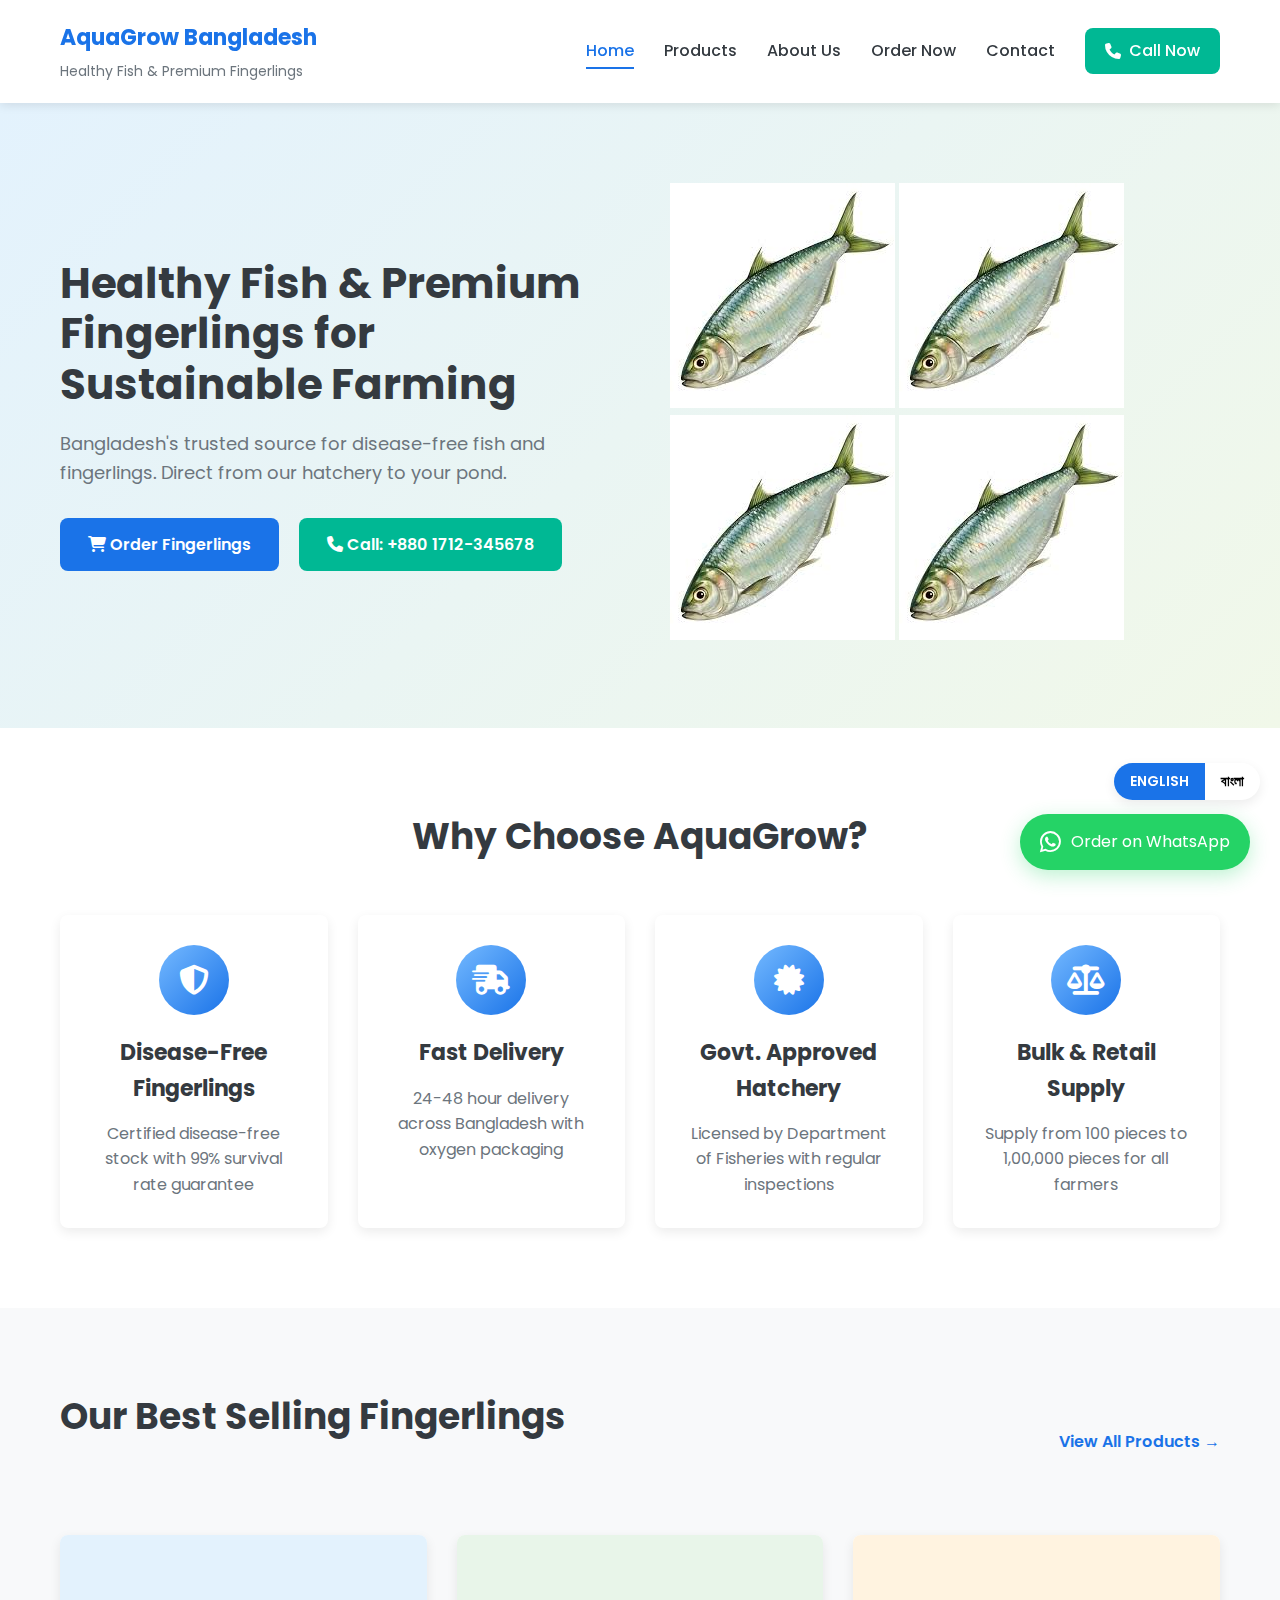
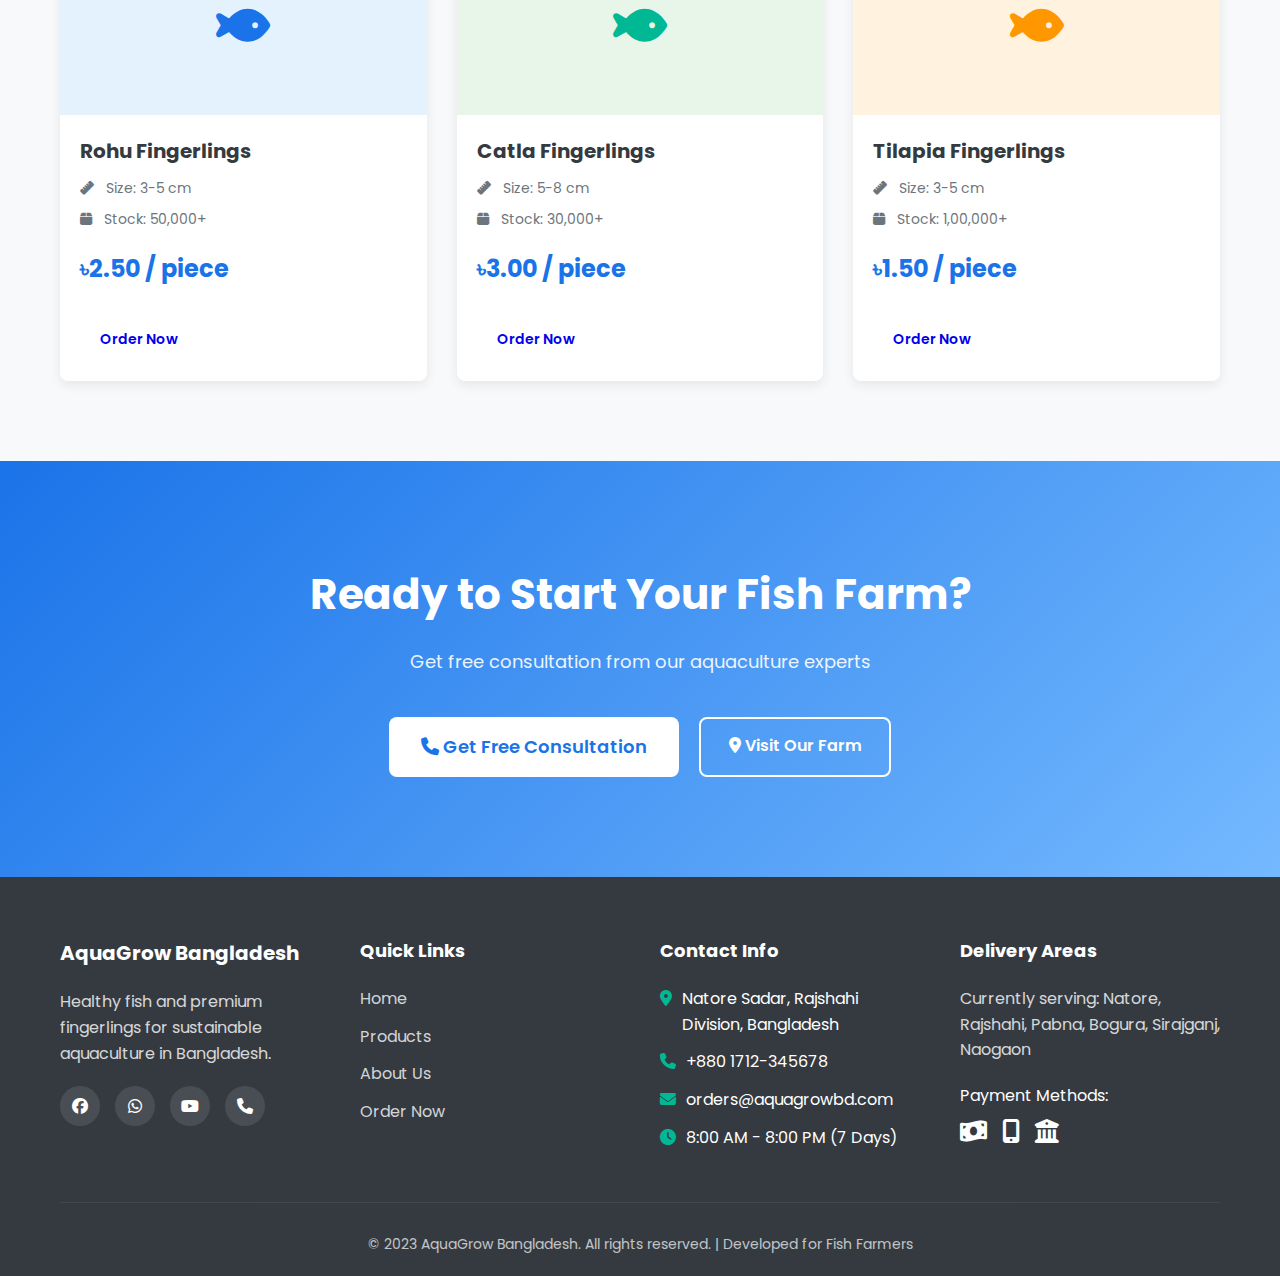
<file: index.html>
<!DOCTYPE html>
<html lang="en" dir="ltr">
<head>
    <meta charset="UTF-8">
    <meta name="viewport" content="width=device-width, initial-scale=1.0">
    <title>AquaGrow Bangladesh | Healthy Fish & Premium Fingerlings</title>
    <link rel="stylesheet" href="css/style.css">
    <link rel="stylesheet" href="https://cdnjs.cloudflare.com/ajax/libs/font-awesome/6.4.0/css/all.min.css">
    <link rel="preconnect" href="https://fonts.googleapis.com">
    <link rel="preconnect" href="https://fonts.gstatic.com" crossorigin>
    <link href="https://fonts.googleapis.com/css2?family=Poppins:wght@300;400;500;600;700&family=Noto+Sans+Bengali:wght@400;500;600&display=swap" rel="stylesheet">
    <link rel="icon" type="image/x-icon" href="assets/favicon.ico">
</head>
<body class="lang-en">
    <!-- Language Toggle -->
    <div class="language-switcher">
        <button class="lang-btn active" data-lang="en">ENGLISH</button>
        <button class="lang-btn" data-lang="bn">বাংলা</button>
    </div>

    <!-- WhatsApp Float Button -->
    <a href="https://wa.me/8801712345678?text=I%20want%20to%20order%20fingerlings" class="whatsapp-float" target="_blank">
        <i class="fab fa-whatsapp"></i>
        <span>Order on WhatsApp</span>
    </a>

    <!-- Header -->
    <header class="header">
        <div class="container">
            <nav class="navbar">
                <div class="logo">
                    <!-- <img src="assets/logo.png" alt="AquaGrow Bangladesh Logo"> -->
                    <div>
                        <h1 class="en-text">AquaGrow Bangladesh</h1>
                        <h1 class="bn-text">অ্যাকুয়াগ্রো বাংলাদেশ</h1>
                        <p class="tagline en-text">Healthy Fish & Premium Fingerlings</p>
                        <p class="tagline bn-text">স্বাস্থ্যকর মাছ ও উন্নত পোনা</p>
                    </div>
                </div>
                
                <div class="nav-links">
                    <a href="index.html" class="active en-text">Home</a>
                    <a href="index.html" class="active bn-text">হোম</a>
                    
                    <a href="products.html" class="en-text">Products</a>
                    <a href="products.html" class="bn-text">পণ্য</a>
                    
                    <a href="about.html" class="en-text">About Us</a>
                    <a href="about.html" class="bn-text">আমাদের সম্পর্কে</a>
                    
                    <a href="order.html" class="en-text">Order Now</a>
                    <a href="order.html" class="bn-text">অর্ডার করুন</a>
                    
                    <a href="contact.html" class="en-text">Contact</a>
                    <a href="contact.html" class="bn-text">যোগাযোগ</a>
                    
                    <a href="tel:+8801712345678" class="call-btn">
                        <i class="fas fa-phone"></i>
                        <span class="en-text">Call Now</span>
                        <span class="bn-text">কল করুন</span>
                    </a>
                </div>
                
                <button class="menu-toggle">
                    <i class="fas fa-bars"></i>
                </button>
            </nav>
        </div>
    </header>

    <!-- Hero Section -->
    <section class="hero">
        <div class="container">
            <div class="hero-content">
                <div class="hero-text">
                    <h2 class="en-text">Healthy Fish & Premium Fingerlings for Sustainable Farming</h2>
                    <h2 class="bn-text">টেকসই চাষাবাদের জন্য স্বাস্থ্যকর মাছ ও উন্নত পোনা</h2>
                    <p class="en-text">Bangladesh's trusted source for disease-free fish and fingerlings. Direct from our hatchery to your pond.</p>
                    <p class="bn-text">রোগমুক্ত মাছ ও পোনার জন্য বাংলাদেশের বিশ্বস্ত সরবরাহকারী। সরাসরি আমাদের হ্যাচারি থেকে আপনার পুকুরে।</p>
                    
                    <div class="hero-buttons">
                        <a href="order.html" class="btn-primary en-text">
                            <i class="fas fa-shopping-cart"></i> Order Fingerlings
                        </a>
                        <a href="order.html" class="btn-primary bn-text">
                            <i class="fas fa-shopping-cart"></i> পোনা অর্ডার করুন
                        </a>
                        
                        <a href="tel:+8801712345678" class="btn-secondary en-text">
                            <i class="fas fa-phone"></i> Call: +880 1712-345678
                        </a>
                        <a href="tel:+8801712345678" class="btn-secondary bn-text">
                            <i class="fas fa-phone"></i> কল: +৮৮০ ১৭১২-৩৪৫৬৭৮
                        </a>
                    </div>
                </div>
                
                <div class="hero-image">
                    <img src="images/gallery/download (4).jpeg" alt="Healthy Fish">
                    <img src="images/gallery/download (4).jpeg" alt="Healthy Fish">
                    <img src="images/gallery/download (4).jpeg" alt="Healthy Fish">
                    <img src="images/gallery/download (4).jpeg" alt="Healthy Fish">
                </div>
            </div>
        </div>
    </section>

    <!-- Features Section -->
    <section class="features">
        <div class="container">
            <h2 class="section-title en-text">Why Choose AquaGrow?</h2>
            <h2 class="section-title bn-text">কেন অ্যাকুয়াগ্রো বেছে নেবেন?</h2>
            
            <div class="features-grid">
                <div class="feature-card">
                    <div class="feature-icon">
                        <i class="fas fa-shield-alt"></i>
                    </div>
                    <h3 class="en-text">Disease-Free Fingerlings</h3>
                    <h3 class="bn-text">রোগমুক্ত পোনা</h3>
                    <p class="en-text">Certified disease-free stock with 99% survival rate guarantee</p>
                    <p class="bn-text">সার্টিফাইড রোগমুক্ত পোনা, ৯৯% বেঁচে থাকার গ্যারান্টি</p>
                </div>
                
                <div class="feature-card">
                    <div class="feature-icon">
                        <i class="fas fa-truck-fast"></i>
                    </div>
                    <h3 class="en-text">Fast Delivery</h3>
                    <h3 class="bn-text">দ্রুত ডেলিভারি</h3>
                    <p class="en-text">24-48 hour delivery across Bangladesh with oxygen packaging</p>
                    <p class="bn-text">সমগ্র বাংলাদেশে ২৪-৪৮ ঘন্টায় অক্সিজেন প্যাকেজিং সহ ডেলিভারি</p>
                </div>
                
                <div class="feature-card">
                    <div class="feature-icon">
                        <i class="fas fa-certificate"></i>
                    </div>
                    <h3 class="en-text">Govt. Approved Hatchery</h3>
                    <h3 class="bn-text">সরকার অনুমোদিত হ্যাচারি</h3>
                    <p class="en-text">Licensed by Department of Fisheries with regular inspections</p>
                    <p class="bn-text">মৎস্য অধিদপ্তর কর্তৃক লাইসেন্সপ্রাপ্ত, নিয়মিত পরিদর্শন</p>
                </div>
                
                <div class="feature-card">
                    <div class="feature-icon">
                        <i class="fas fa-scale-balanced"></i>
                    </div>
                    <h3 class="en-text">Bulk & Retail Supply</h3>
                    <h3 class="bn-text">থোক ও খুচরা সরবরাহ</h3>
                    <p class="en-text">Supply from 100 pieces to 1,00,000 pieces for all farmers</p>
                    <p class="bn-text">১০০ টি থেকে ১,০০,০০০ টি পর্যন্ত সকল চাষির জন্য সরবরাহ</p>
                </div>
            </div>
        </div>
    </section>

    <!-- Popular Products -->
    <section class="products-preview">
        <div class="container">
            <div class="section-header">
                <h2 class="section-title en-text">Our Best Selling Fingerlings</h2>
                <h2 class="section-title bn-text">আমাদের সর্বাধিক বিক্রিত পোনা</h2>
                <a href="products.html" class="view-all en-text">View All Products →</a>
                <a href="products.html" class="view-all bn-text">সমস্ত পণ্য দেখুন →</a>
            </div>
            
            <div class="products-grid">
                <div class="product-card">
                    <div class="product-img" style="background-color: #e3f2fd;">
                        <i class="fas fa-fish" style="color: #1a73e8; font-size: 48px;"></i>
                    </div>
                    <h3 class="en-text">Rohu Fingerlings</h3>
                    <h3 class="bn-text">রুই পোনা</h3>
                    <div class="product-specs">
                        <span class="en-text"><i class="fas fa-ruler"></i> Size: 3-5 cm</span>
                        <span class="bn-text"><i class="fas fa-ruler"></i> সাইজ: ৩-৫ সেমি</span>
                        <span class="en-text"><i class="fas fa-box"></i> Stock: 50,000+</span>
                        <span class="bn-text"><i class="fas fa-box"></i> স্টক: ৫০,০০০+</span>
                    </div>
                    <div class="product-price">
                        <span class="price en-text">৳2.50 / piece</span>
                        <span class="price bn-text">৳২.৫০ / টি</span>
                    </div>
                    <a href="order.html" class="btn-small en-text">Order Now</a>
                    <a href="order.html" class="btn-small bn-text">অর্ডার করুন</a>
                </div>
                
                <div class="product-card">
                    <div class="product-img" style="background-color: #e8f5e9;">
                        <i class="fas fa-fish" style="color: #00b894; font-size: 48px;"></i>
                    </div>
                    <h3 class="en-text">Catla Fingerlings</h3>
                    <h3 class="bn-text">কাতলা পোনা</h3>
                    <div class="product-specs">
                        <span class="en-text"><i class="fas fa-ruler"></i> Size: 5-8 cm</span>
                        <span class="bn-text"><i class="fas fa-ruler"></i> সাইজ: ৫-৮ সেমি</span>
                        <span class="en-text"><i class="fas fa-box"></i> Stock: 30,000+</span>
                        <span class="bn-text"><i class="fas fa-box"></i> স্টক: ৩০,০০০+</span>
                    </div>
                    <div class="product-price">
                        <span class="price en-text">৳3.00 / piece</span>
                        <span class="price bn-text">৳৩.০০ / টি</span>
                    </div>
                    <a href="order.html" class="btn-small en-text">Order Now</a>
                    <a href="order.html" class="btn-small bn-text">অর্ডার করুন</a>
                </div>
                
                <div class="product-card">
                    <div class="product-img" style="background-color: #fff3e0;">
                        <i class="fas fa-fish" style="color: #ff9800; font-size: 48px;"></i>
                    </div>
                    <h3 class="en-text">Tilapia Fingerlings</h3>
                    <h3 class="bn-text">তেলাপিয়া পোনা</h3>
                    <div class="product-specs">
                        <span class="en-text"><i class="fas fa-ruler"></i> Size: 3-5 cm</span>
                        <span class="bn-text"><i class="fas fa-ruler"></i> সাইজ: ৩-৫ সেমি</span>
                        <span class="en-text"><i class="fas fa-box"></i> Stock: 1,00,000+</span>
                        <span class="bn-text"><i class="fas fa-box"></i> স্টক: ১,০০,০০০+</span>
                    </div>
                    <div class="product-price">
                        <span class="price en-text">৳1.50 / piece</span>
                        <span class="price bn-text">৳১.৫০ / টি</span>
                    </div>
                    <a href="order.html" class="btn-small en-text">Order Now</a>
                    <a href="order.html" class="btn-small bn-text">অর্ডার করুন</a>
                </div>
            </div>
        </div>
    </section>

    <!-- CTA Section -->
    <section class="cta">
        <div class="container">
            <div class="cta-content">
                <h2 class="en-text">Ready to Start Your Fish Farm?</h2>
                <h2 class="bn-text">আপনার মাছের খামার শুরু করতে প্রস্তুত?</h2>
                <p class="en-text">Get free consultation from our aquaculture experts</p>
                <p class="bn-text">আমাদের একুয়াকালচার বিশেষজ্ঞদের কাছ থেকে বিনামূল্যে পরামর্শ পান</p>
                
                <div class="cta-buttons">
                    <a href="tel:+8801712345678" class="btn-primary btn-large en-text">
                        <i class="fas fa-phone"></i> Get Free Consultation
                    </a>
                    <a href="tel:+8801712345678" class="btn-primary btn-large bn-text">
                        <i class="fas fa-phone"></i> বিনামূল্যে পরামর্শ নিন
                    </a>
                    
                    <a href="contact.html" class="btn-outline en-text">
                        <i class="fas fa-map-marker-alt"></i> Visit Our Farm
                    </a>
                    <a href="contact.html" class="btn-outline bn-text">
                        <i class="fas fa-map-marker-alt"></i> আমাদের খামার দেখুন
                    </a>
                </div>
            </div>
        </div>
    </section>

    <!-- Footer -->
    <footer class="footer">
        <div class="container">
            <div class="footer-grid">
                <div class="footer-col">
                    <div class="footer-logo">
                        <h3 class="en-text">AquaGrow Bangladesh</h3>
                        <h3 class="bn-text">অ্যাকুয়াগ্রো বাংলাদেশ</h3>
                    </div>
                    <p class="en-text">Healthy fish and premium fingerlings for sustainable aquaculture in Bangladesh.</p>
                    <p class="bn-text">বাংলাদেশে টেকসই একুয়াকালচারের জন্য স্বাস্থ্যকর মাছ ও উন্নত পোনা।</p>
                    
                    <div class="social-links">
                        <a href="#"><i class="fab fa-facebook"></i></a>
                        <a href="#"><i class="fab fa-whatsapp"></i></a>
                        <a href="#"><i class="fab fa-youtube"></i></a>
                        <a href="#"><i class="fas fa-phone"></i></a>
                    </div>
                </div>
                
                <div class="footer-col">
                    <h4 class="en-text">Quick Links</h4>
                    <h4 class="bn-text">দ্রুত লিঙ্ক</h4>
                    <ul>
                        <li><a href="index.html" class="en-text">Home</a><a href="index.html" class="bn-text">হোম</a></li>
                        <li><a href="products.html" class="en-text">Products</a><a href="products.html" class="bn-text">পণ্য</a></li>
                        <li><a href="about.html" class="en-text">About Us</a><a href="about.html" class="bn-text">আমাদের সম্পর্কে</a></li>
                        <li><a href="order.html" class="en-text">Order Now</a><a href="order.html" class="bn-text">অর্ডার করুন</a></li>
                    </ul>
                </div>
                
                <div class="footer-col">
                    <h4 class="en-text">Contact Info</h4>
                    <h4 class="bn-text">যোগাযোগ তথ্য</h4>
                    <ul class="contact-info">
                        <li>
                            <i class="fas fa-map-marker-alt"></i>
                            <span class="en-text">Natore Sadar, Rajshahi Division, Bangladesh</span>
                            <span class="bn-text">নাটোর সদর, রাজশাহী বিভাগ, বাংলাদেশ</span>
                        </li>
                        <li>
                            <i class="fas fa-phone"></i>
                            <span>+880 1712-345678</span>
                        </li>
                        <li>
                            <i class="fas fa-envelope"></i>
                            <span>orders@aquagrowbd.com</span>
                        </li>
                        <li>
                            <i class="fas fa-clock"></i>
                            <span class="en-text">8:00 AM - 8:00 PM (7 Days)</span>
                            <span class="bn-text">সকাল ৮টা - রাত ৮টা (সপ্তাহে ৭ দিন)</span>
                        </li>
                    </ul>
                </div>
                
                <div class="footer-col">
                    <h4 class="en-text">Delivery Areas</h4>
                    <h4 class="bn-text">ডেলিভারি এলাকা</h4>
                    <p class="en-text">Currently serving: Natore, Rajshahi, Pabna, Bogura, Sirajganj, Naogaon</p>
                    <p class="bn-text">বর্তমানে সার্ভিস: নাটোর, রাজশাহী, পাবনা, বগুড়া, সিরাজগঞ্জ, নওগাঁ</p>
                    
                    <div class="payment-methods">
                        <span class="en-text">Payment Methods:</span>
                        <span class="bn-text">পেমেন্ট পদ্ধতি:</span>
                        <div class="payment-icons">
                            <i class="fas fa-money-bill-wave" title="Cash"></i>
                            <i class="fas fa-mobile-alt" title="bKash"></i>
                            <i class="fas fa-university" title="Bank"></i>
                        </div>
                    </div>
                </div>
            </div>
            
            <div class="footer-bottom">
                <p class="en-text">© 2023 AquaGrow Bangladesh. All rights reserved. | Developed for Fish Farmers</p>
                <p class="bn-text">© ২০২৩ অ্যাকুয়াগ্রো বাংলাদেশ। সর্বস্বত্ব সংরক্ষিত। | মাছ চাষিদের জন্য উন্নয়ন</p>
            </div>
        </div>
    </footer>

    <script src="js/main.js"></script>
    <script src="js/language-toggle.js"></script>
</body>
</html>
</file>
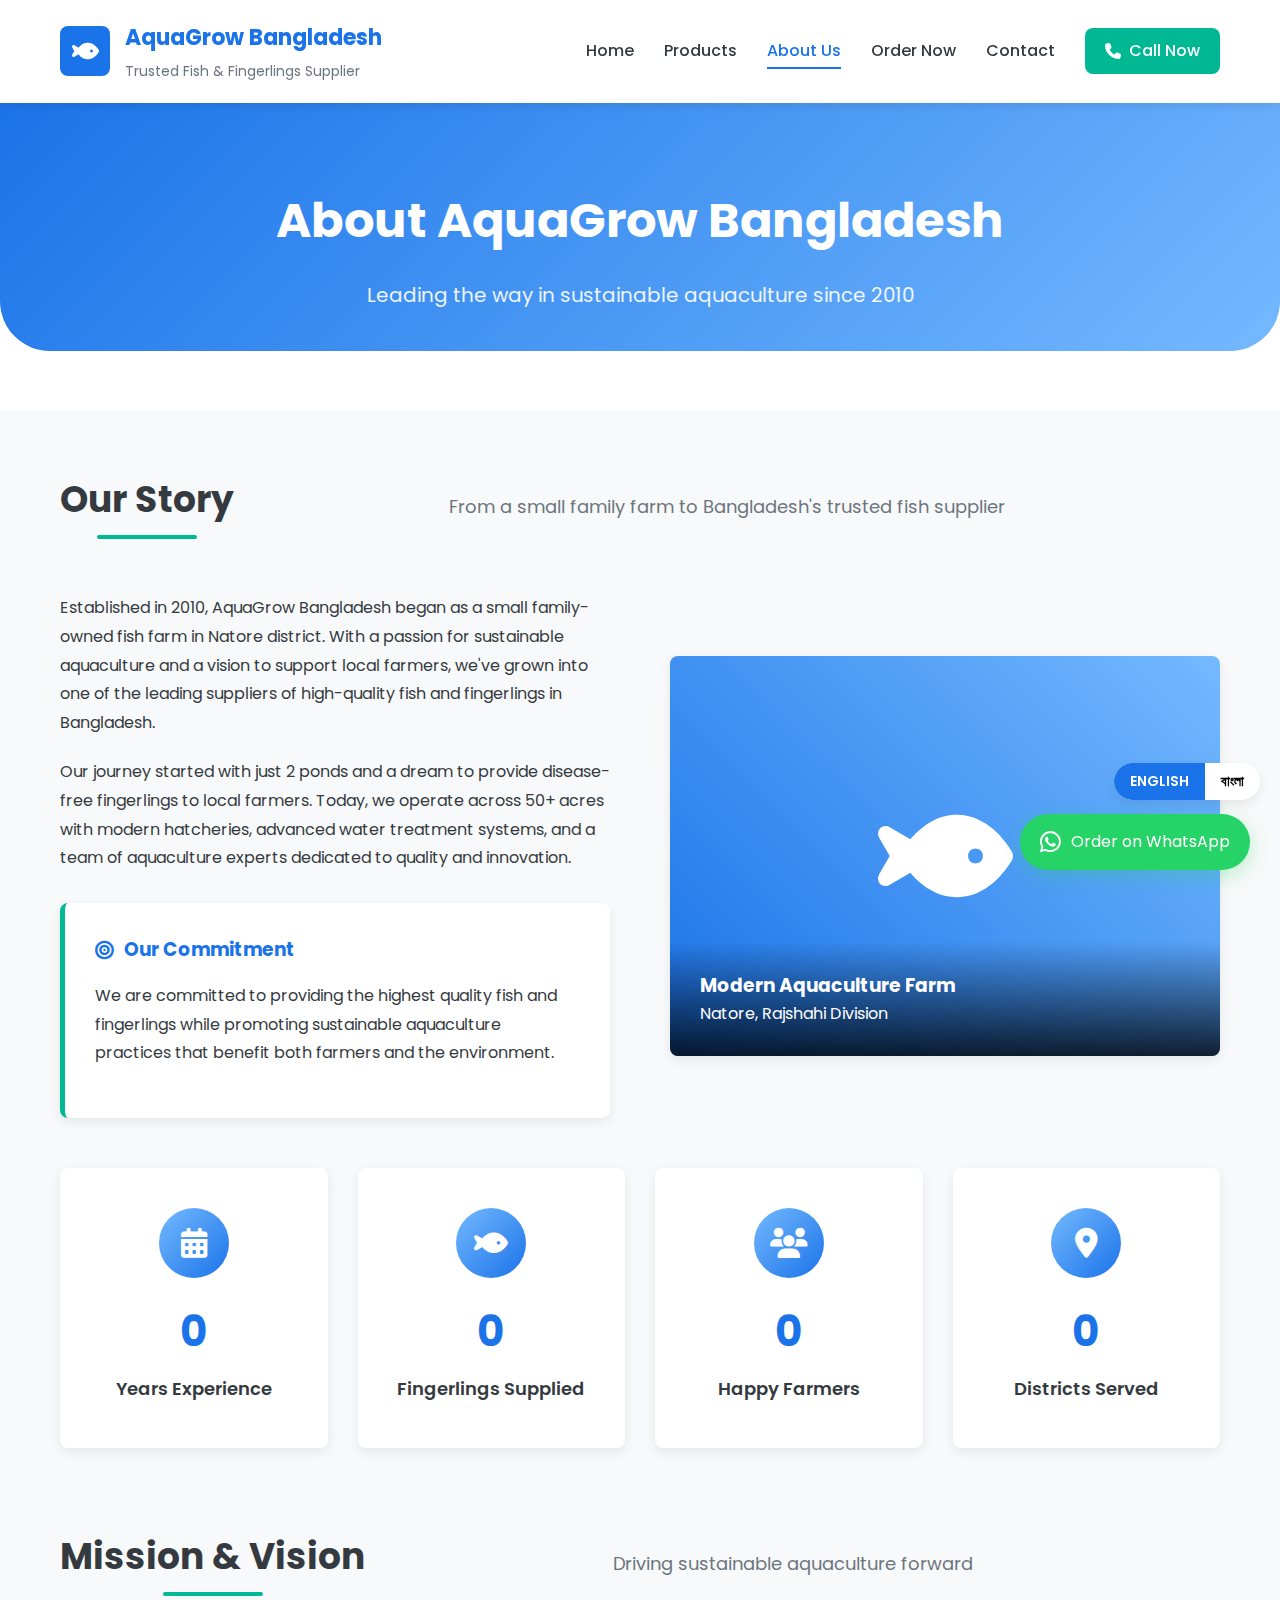
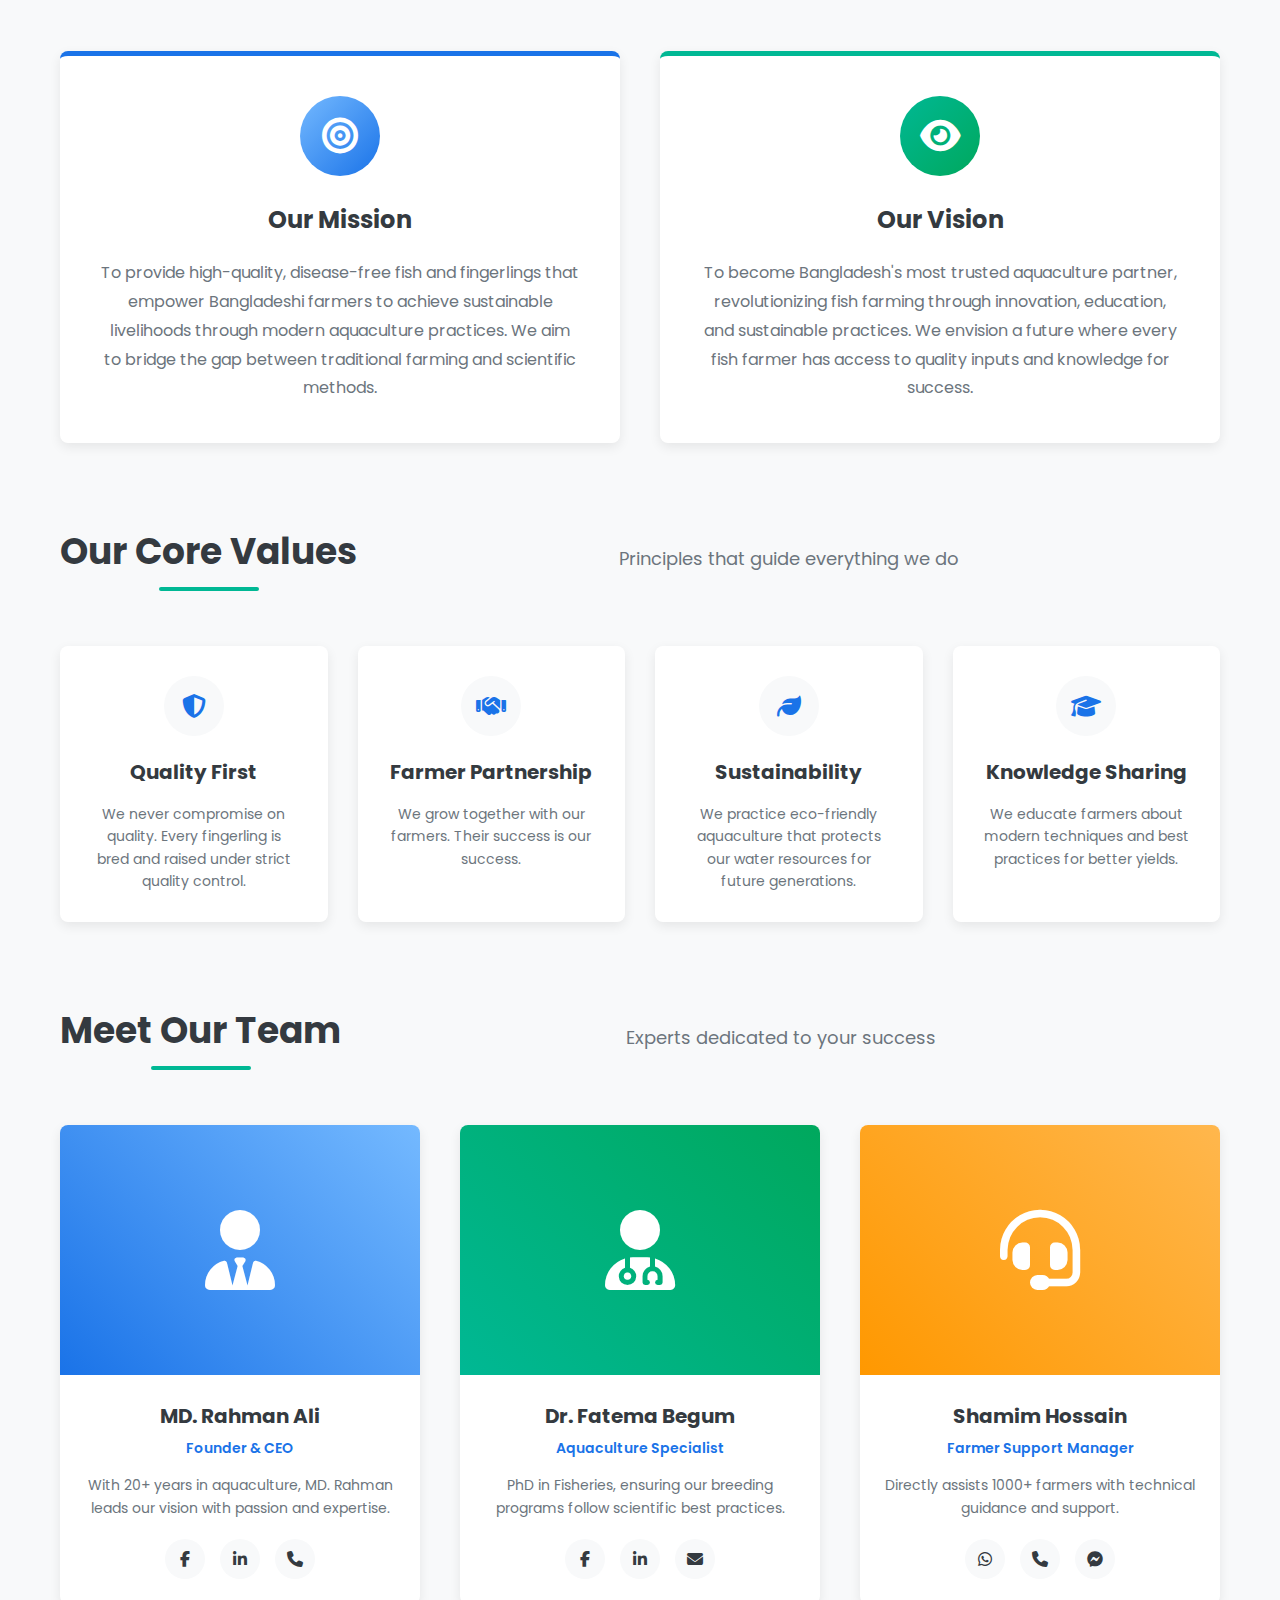
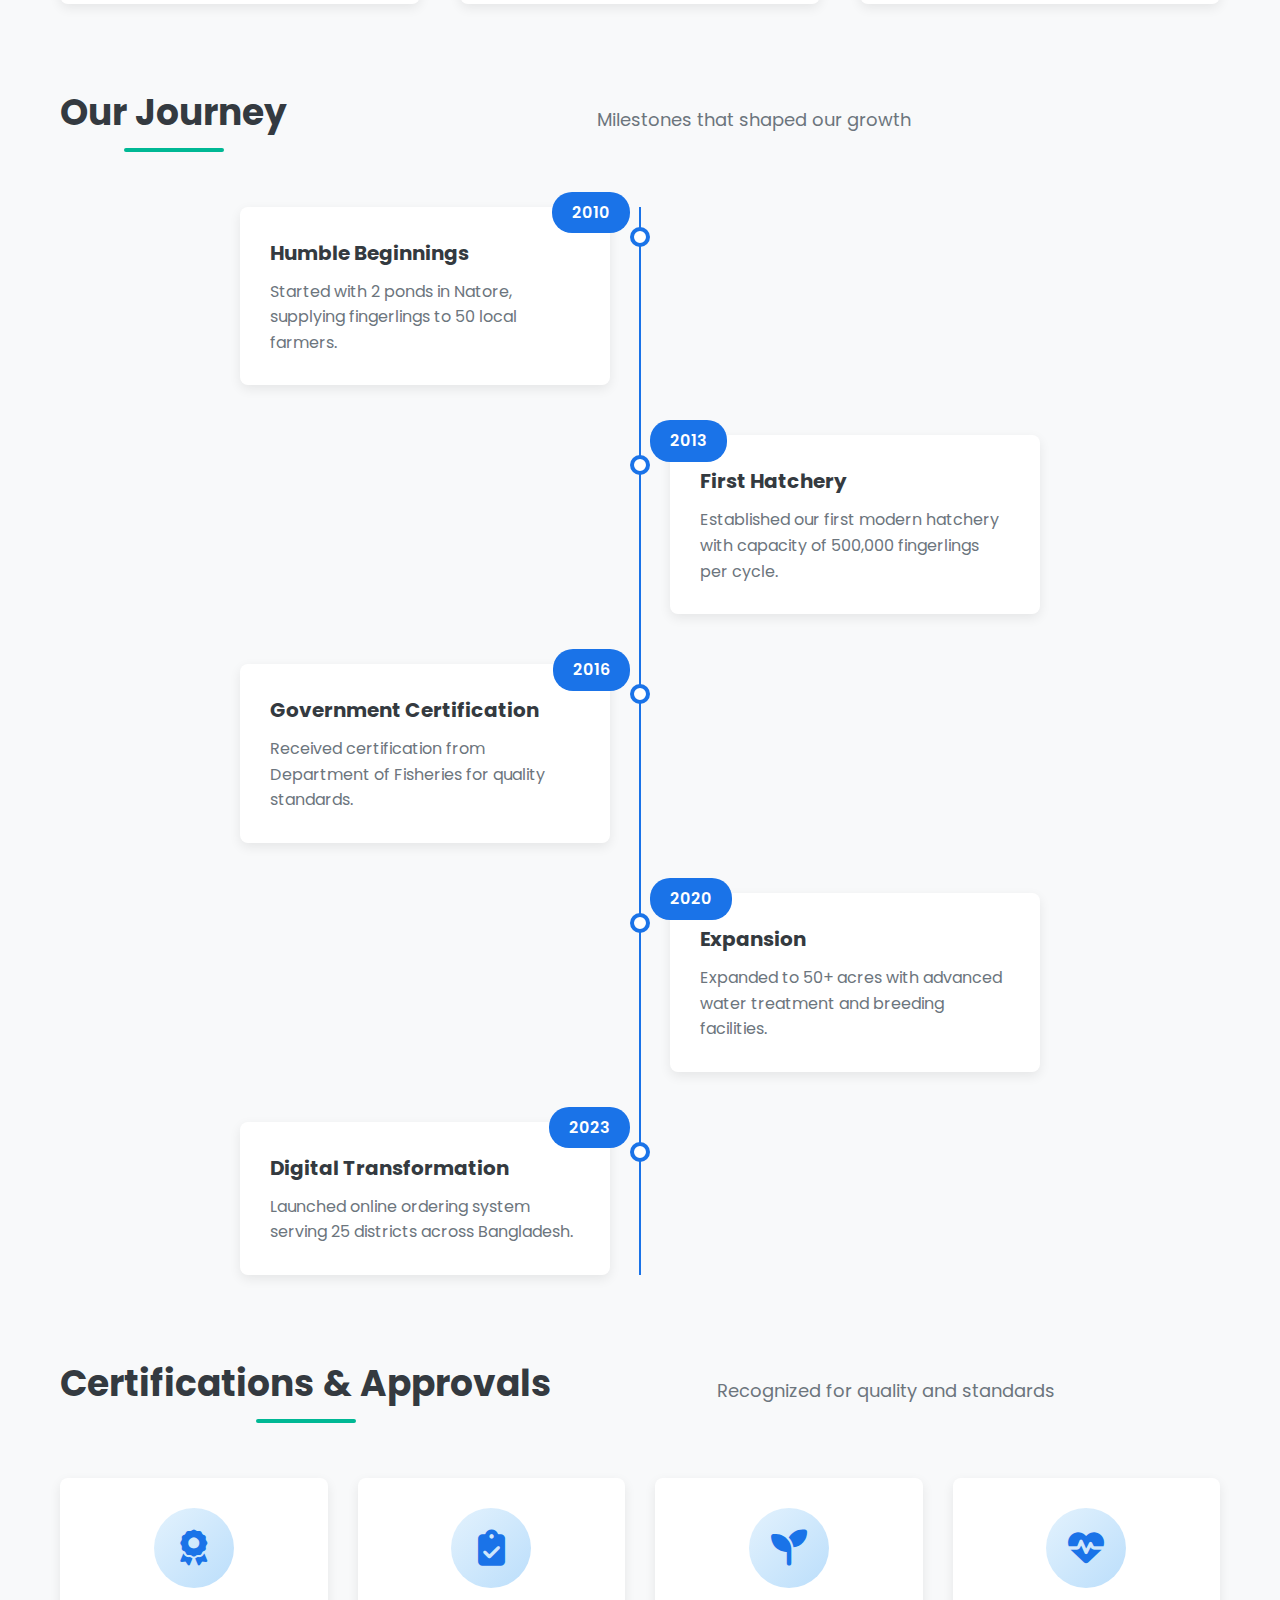
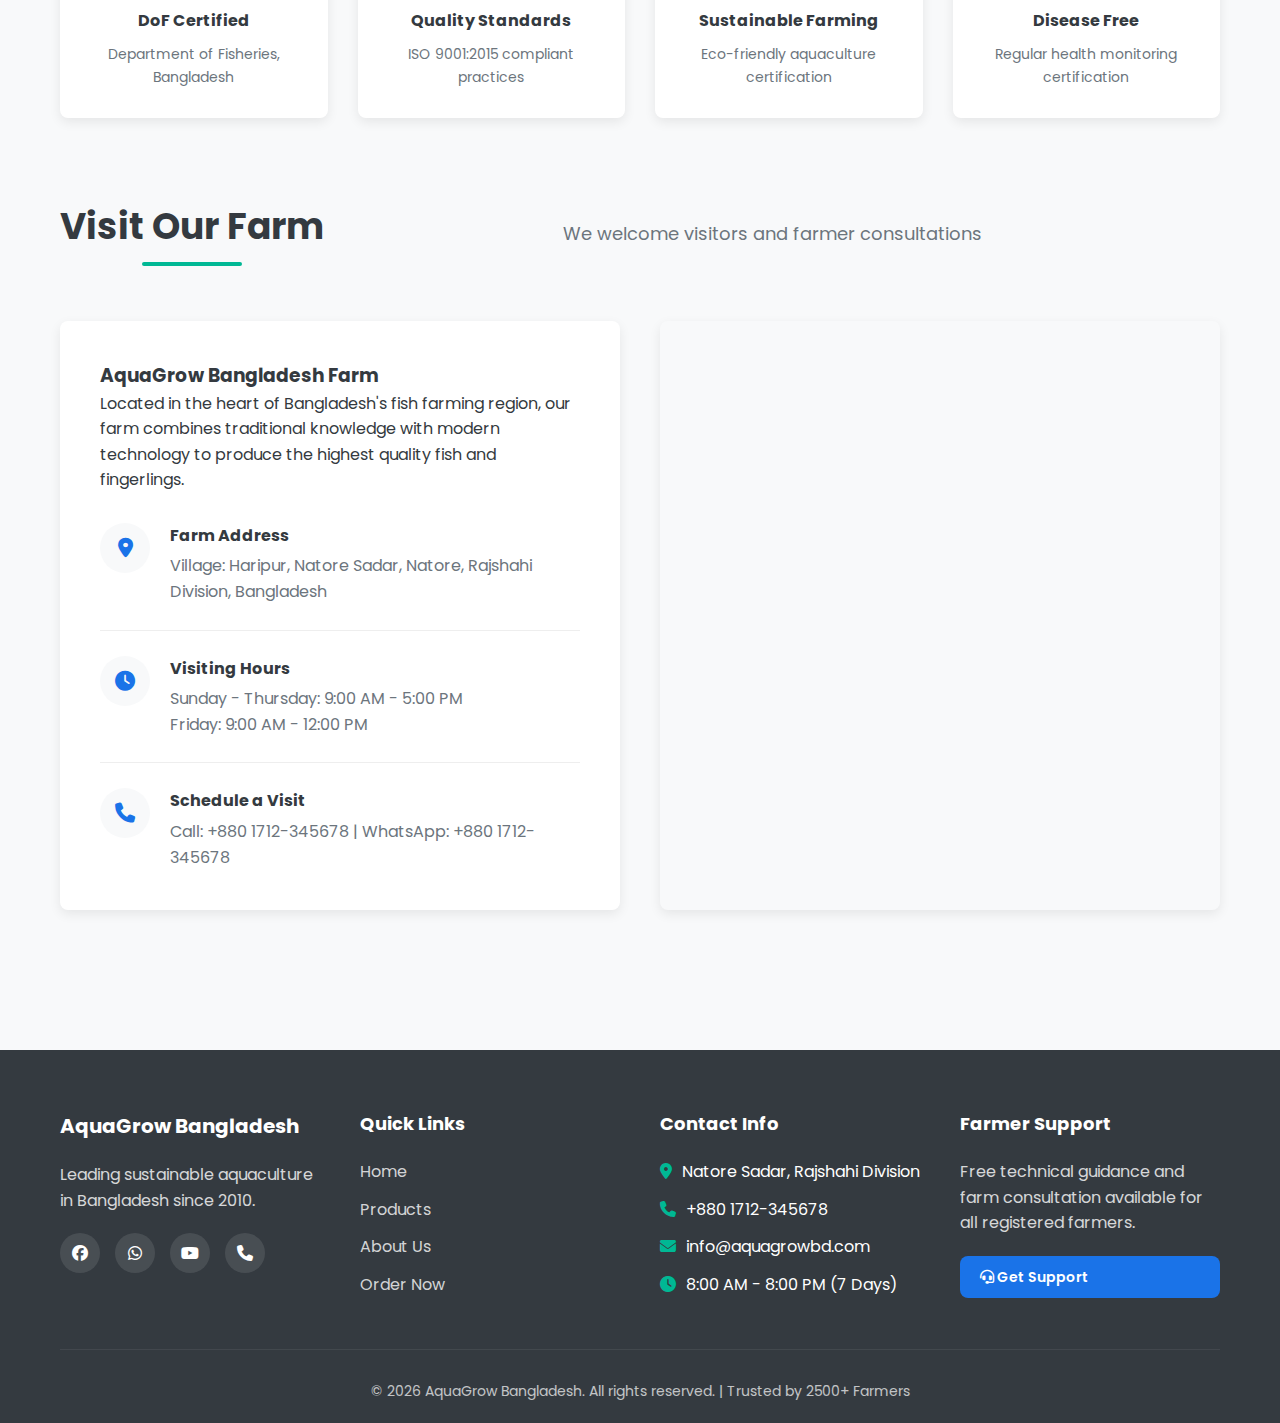
<file: about.html>
<!DOCTYPE html>
<html lang="en" dir="ltr">
<head>
    <meta charset="UTF-8">
    <meta name="viewport" content="width=device-width, initial-scale=1.0">
    <title>About Us | AquaGrow Bangladesh</title>
    <link rel="stylesheet" href="css/style.css">
    <link rel="stylesheet" href="https://cdnjs.cloudflare.com/ajax/libs/font-awesome/6.4.0/css/all.min.css">
    <link rel="preconnect" href="https://fonts.googleapis.com">
    <link rel="preconnect" href="https://fonts.gstatic.com" crossorigin>
    <link href="https://fonts.googleapis.com/css2?family=Poppins:wght@300;400;500;600;700&family=Noto+Sans+Bengali:wght@400;500;600&display=swap" rel="stylesheet">
    <style>
        /* About Page Specific Styles */
        .about-page {
            padding: 60px 0;
            background: var(--light-gray);
        }
        
        .page-hero {
            text-align: center;
            padding: 80px 0 40px;
            background: linear-gradient(135deg, var(--primary-blue), var(--light-blue));
            color: var(--white);
            margin-bottom: 60px;
            border-radius: 0 0 50px 50px;
        }
        
        .page-hero h1 {
            font-size: 48px;
            margin-bottom: 20px;
        }
        
        .page-hero p {
            font-size: 20px;
            max-width: 700px;
            margin: 0 auto;
            opacity: 0.9;
        }
        
        .about-section {
            margin-bottom: 80px;
        }
        
        .section-header {
            text-align: center;
            margin-bottom: 50px;
        }
        
        .section-header h2 {
            font-size: 36px;
            color: var(--dark);
            margin-bottom: 15px;
            position: relative;
            display: inline-block;
        }
        
        .section-header h2::after {
            content: '';
            position: absolute;
            bottom: -10px;
            left: 50%;
            transform: translateX(-50%);
            width: 100px;
            height: 4px;
            background: var(--aqua-green);
            border-radius: 2px;
        }
        
        .section-header p {
            font-size: 18px;
            color: var(--gray);
            max-width: 800px;
            margin: 0 auto;
        }
        
        .about-content {
            display: grid;
            grid-template-columns: 1fr 1fr;
            gap: 60px;
            align-items: center;
        }
        
        .about-text {
            font-size: 16px;
            line-height: 1.8;
            color: var(--dark);
        }
        
        .about-text p {
            margin-bottom: 20px;
        }
        
        .highlight-box {
            background: var(--white);
            padding: 30px;
            border-radius: var(--radius);
            box-shadow: var(--shadow);
            margin-top: 30px;
            border-left: 5px solid var(--aqua-green);
        }
        
        .highlight-box h3 {
            color: var(--primary-blue);
            margin-bottom: 15px;
            display: flex;
            align-items: center;
            gap: 10px;
        }
        
        .about-image {
            position: relative;
            border-radius: var(--radius);
            overflow: hidden;
            box-shadow: var(--shadow);
        }
        
        .about-image img {
            width: 100%;
            height: 400px;
            object-fit: cover;
            transition: transform 0.5s ease;
        }
        
        .about-image:hover img {
            transform: scale(1.05);
        }
        
        .image-overlay {
            position: absolute;
            bottom: 0;
            left: 0;
            right: 0;
            background: linear-gradient(to top, rgba(0,0,0,0.8), transparent);
            color: var(--white);
            padding: 30px;
        }
        
        .stats-grid {
            display: grid;
            grid-template-columns: repeat(auto-fit, minmax(200px, 1fr));
            gap: 30px;
            margin-top: 50px;
        }
        
        .stat-card {
            background: var(--white);
            padding: 40px 30px;
            border-radius: var(--radius);
            text-align: center;
            box-shadow: var(--shadow);
            transition: var(--transition);
            border-bottom: 4px solid transparent;
        }
        
        .stat-card:hover {
            transform: translateY(-10px);
            border-bottom-color: var(--primary-blue);
        }
        
        .stat-icon {
            width: 70px;
            height: 70px;
            background: linear-gradient(135deg, var(--light-blue), var(--primary-blue));
            border-radius: 50%;
            display: flex;
            align-items: center;
            justify-content: center;
            margin: 0 auto 20px;
        }
        
        .stat-icon i {
            font-size: 30px;
            color: var(--white);
        }
        
        .stat-number {
            font-size: 42px;
            font-weight: 700;
            color: var(--primary-blue);
            margin-bottom: 10px;
        }
        
        .stat-label {
            font-size: 18px;
            color: var(--dark);
            font-weight: 600;
        }
        
        /* Mission Vision Section */
        .mv-grid {
            display: grid;
            grid-template-columns: repeat(auto-fit, minmax(300px, 1fr));
            gap: 40px;
            margin-top: 50px;
        }
        
        .mv-card {
            background: var(--white);
            padding: 40px;
            border-radius: var(--radius);
            box-shadow: var(--shadow);
            text-align: center;
            transition: var(--transition);
            position: relative;
            overflow: hidden;
            border-top: 5px solid transparent;
        }
        
        .mv-card.mission {
            border-top-color: var(--primary-blue);
        }
        
        .mv-card.vision {
            border-top-color: var(--aqua-green);
        }
        
        .mv-card:hover {
            transform: translateY(-10px);
            box-shadow: 0 20px 40px rgba(0, 0, 0, 0.1);
        }
        
        .mv-icon {
            width: 80px;
            height: 80px;
            background: linear-gradient(135deg, var(--light-blue), var(--primary-blue));
            border-radius: 50%;
            display: flex;
            align-items: center;
            justify-content: center;
            margin: 0 auto 25px;
        }
        
        .mv-card.vision .mv-icon {
            background: linear-gradient(135deg, var(--aqua-green), var(--dark-green));
        }
        
        .mv-icon i {
            font-size: 36px;
            color: var(--white);
        }
        
        .mv-card h3 {
            font-size: 24px;
            color: var(--dark);
            margin-bottom: 20px;
        }
        
        .mv-card p {
            color: var(--gray);
            line-height: 1.8;
        }
        
        /* Values Section */
        .values-grid {
            display: grid;
            grid-template-columns: repeat(auto-fit, minmax(250px, 1fr));
            gap: 30px;
            margin-top: 50px;
        }
        
        .value-card {
            background: var(--white);
            padding: 30px;
            border-radius: var(--radius);
            text-align: center;
            box-shadow: var(--shadow);
            transition: var(--transition);
        }
        
        .value-card:hover {
            transform: translateY(-5px);
            box-shadow: 0 15px 30px rgba(0, 0, 0, 0.1);
        }
        
        .value-icon {
            width: 60px;
            height: 60px;
            background: var(--light-gray);
            border-radius: 50%;
            display: flex;
            align-items: center;
            justify-content: center;
            margin: 0 auto 20px;
            color: var(--primary-blue);
            font-size: 24px;
        }
        
        .value-card h4 {
            font-size: 20px;
            color: var(--dark);
            margin-bottom: 15px;
        }
        
        .value-card p {
            color: var(--gray);
            font-size: 14px;
            line-height: 1.6;
        }
        
        /* Team Section */
        .team-grid {
            display: grid;
            grid-template-columns: repeat(auto-fit, minmax(250px, 1fr));
            gap: 40px;
            margin-top: 50px;
        }
        
        .team-card {
            background: var(--white);
            border-radius: var(--radius);
            overflow: hidden;
            box-shadow: var(--shadow);
            transition: var(--transition);
            text-align: center;
        }
        
        .team-card:hover {
            transform: translateY(-10px);
            box-shadow: 0 20px 40px rgba(0, 0, 0, 0.1);
        }
        
        .team-img {
            height: 250px;
            overflow: hidden;
        }
        
        .team-img img {
            width: 100%;
            height: 100%;
            object-fit: cover;
            transition: transform 0.5s ease;
        }
        
        .team-card:hover .team-img img {
            transform: scale(1.1);
        }
        
        .team-info {
            padding: 25px;
        }
        
        .team-name {
            font-size: 20px;
            color: var(--dark);
            margin-bottom: 5px;
        }
        
        .team-role {
            color: var(--primary-blue);
            font-weight: 600;
            margin-bottom: 15px;
            font-size: 14px;
        }
        
        .team-bio {
            color: var(--gray);
            font-size: 14px;
            line-height: 1.6;
            margin-bottom: 20px;
        }
        
        .team-social {
            display: flex;
            justify-content: center;
            gap: 15px;
        }
        
        .team-social a {
            width: 40px;
            height: 40px;
            background: var(--light-gray);
            border-radius: 50%;
            display: flex;
            align-items: center;
            justify-content: center;
            color: var(--dark);
            transition: var(--transition);
            text-decoration: none;
        }
        
        .team-social a:hover {
            background: var(--primary-blue);
            color: var(--white);
        }
        
        /* Timeline Section */
        .timeline {
            position: relative;
            max-width: 800px;
            margin: 50px auto 0;
        }
        
        .timeline::before {
            content: '';
            position: absolute;
            left: 50%;
            transform: translateX(-50%);
            width: 2px;
            height: 100%;
            background: var(--primary-blue);
        }
        
        .timeline-item {
            position: relative;
            margin-bottom: 50px;
            width: calc(50% - 30px);
        }
        
        .timeline-item:nth-child(odd) {
            left: 0;
        }
        
        .timeline-item:nth-child(even) {
            left: calc(50% + 30px);
        }
        
        .timeline-dot {
            position: absolute;
            width: 20px;
            height: 20px;
            background: var(--white);
            border: 4px solid var(--primary-blue);
            border-radius: 50%;
            top: 20px;
        }
        
        .timeline-item:nth-child(odd) .timeline-dot {
            right: -40px;
        }
        
        .timeline-item:nth-child(even) .timeline-dot {
            left: -40px;
        }
        
        .timeline-content {
            background: var(--white);
            padding: 30px;
            border-radius: var(--radius);
            box-shadow: var(--shadow);
            position: relative;
        }
        
        .timeline-year {
            position: absolute;
            top: -15px;
            background: var(--primary-blue);
            color: var(--white);
            padding: 8px 20px;
            border-radius: 20px;
            font-weight: 600;
        }
        
        .timeline-item:nth-child(odd) .timeline-year {
            right: -20px;
        }
        
        .timeline-item:nth-child(even) .timeline-year {
            left: -20px;
        }
        
        .timeline-content h3 {
            color: var(--dark);
            margin-bottom: 10px;
            font-size: 20px;
        }
        
        .timeline-content p {
            color: var(--gray);
            line-height: 1.6;
        }
        
        /* Certifications */
        .certs-grid {
            display: grid;
            grid-template-columns: repeat(auto-fit, minmax(200px, 1fr));
            gap: 30px;
            margin-top: 50px;
        }
        
        .cert-card {
            background: var(--white);
            padding: 30px;
            border-radius: var(--radius);
            text-align: center;
            box-shadow: var(--shadow);
            transition: var(--transition);
        }
        
        .cert-card:hover {
            transform: translateY(-5px);
            box-shadow: 0 15px 30px rgba(0, 0, 0, 0.1);
        }
        
        .cert-icon {
            width: 80px;
            height: 80px;
            background: linear-gradient(135deg, #e3f2fd, #bbdefb);
            border-radius: 50%;
            display: flex;
            align-items: center;
            justify-content: center;
            margin: 0 auto 20px;
        }
        
        .cert-icon i {
            font-size: 36px;
            color: var(--primary-blue);
        }
        
        .cert-card h4 {
            color: var(--dark);
            margin-bottom: 10px;
        }
        
        .cert-card p {
            color: var(--gray);
            font-size: 14px;
        }
        
        /* Location Section */
        .location-grid {
            display: grid;
            grid-template-columns: 1fr 1fr;
            gap: 40px;
            margin-top: 50px;
        }
        
        .location-info {
            background: var(--white);
            padding: 40px;
            border-radius: var(--radius);
            box-shadow: var(--shadow);
        }
        
        .location-map {
            border-radius: var(--radius);
            overflow: hidden;
            box-shadow: var(--shadow);
        }
        
        .location-map iframe {
            width: 100%;
            height: 400px;
            border: none;
        }
        
        .contact-points {
            margin-top: 30px;
        }
        
        .contact-point {
            display: flex;
            align-items: flex-start;
            gap: 20px;
            margin-bottom: 25px;
            padding-bottom: 25px;
            border-bottom: 1px solid #eee;
        }
        
        .contact-point:last-child {
            border-bottom: none;
            margin-bottom: 0;
            padding-bottom: 0;
        }
        
        .contact-icon {
            width: 50px;
            height: 50px;
            background: var(--light-gray);
            border-radius: 50%;
            display: flex;
            align-items: center;
            justify-content: center;
            color: var(--primary-blue);
            font-size: 20px;
            flex-shrink: 0;
        }
        
        .contact-details h4 {
            color: var(--dark);
            margin-bottom: 5px;
        }
        
        .contact-details p {
            color: var(--gray);
            line-height: 1.6;
        }
        
        /* Responsive Design */
        @media (max-width: 992px) {
            .about-content {
                grid-template-columns: 1fr;
                gap: 40px;
            }
            
            .location-grid {
                grid-template-columns: 1fr;
            }
            
            .page-hero h1 {
                font-size: 36px;
            }
            
            .section-header h2 {
                font-size: 32px;
            }
        }
        
        @media (max-width: 768px) {
            .timeline::before {
                left: 30px;
            }
            
            .timeline-item {
                width: calc(100% - 80px);
                left: 80px !important;
            }
            
            .timeline-dot {
                left: -50px !important;
                right: auto !important;
            }
            
            .timeline-year {
                left: -20px !important;
                right: auto !important;
            }
            
            .page-hero {
                padding: 60px 0 30px;
                border-radius: 0 0 30px 30px;
            }
            
            .stats-grid {
                grid-template-columns: repeat(2, 1fr);
            }
        }
        
        @media (max-width: 576px) {
            .stats-grid {
                grid-template-columns: 1fr;
            }
            
            .mv-grid {
                grid-template-columns: 1fr;
            }
            
            .section-header h2 {
                font-size: 28px;
            }
            
            .stat-number {
                font-size: 36px;
            }
            
            .team-grid {
                grid-template-columns: 1fr;
            }
        }
        
        /* Animation for counters */
        @keyframes countUp {
            from { opacity: 0; transform: translateY(20px); }
            to { opacity: 1; transform: translateY(0); }
        }
        
        .count-animate {
            animation: countUp 1s ease-out;
        }
    </style>
</head>
<body class="lang-en">
    <!-- Language Toggle -->
    <div class="language-switcher">
        <button class="lang-btn active" data-lang="en">ENGLISH</button>
        <button class="lang-btn" data-lang="bn">বাংলা</button>
    </div>

    <!-- WhatsApp Float Button -->
    <a href="https://wa.me/8801712345678?text=I want to know more about AquaGrow Bangladesh" class="whatsapp-float" target="_blank">
        <i class="fab fa-whatsapp"></i>
        <span>Ask Questions</span>
    </a>

    <!-- Header -->
    <header class="header">
        <div class="container">
            <nav class="navbar">
                <div class="logo">
                    <div style="width: 50px; height: 50px; background: var(--primary-blue); border-radius: 8px; display: flex; align-items: center; justify-content: center; color: white; font-size: 24px;">
                        <i class="fas fa-fish"></i>
                    </div>
                    <div>
                        <h1 class="en-text">AquaGrow Bangladesh</h1>
                        <h1 class="bn-text">অ্যাকুয়াগ্রো বাংলাদেশ</h1>
                        <p class="tagline en-text">Trusted Fish & Fingerlings Supplier</p>
                        <p class="tagline bn-text">বিশ্বস্ত মাছ ও পোনা সরবরাহকারী</p>
                    </div>
                </div>
                
                <div class="nav-links">
                    <a href="index.html" class="en-text">Home</a>
                    <a href="index.html" class="bn-text">হোম</a>
                    
                    <a href="products.html" class="en-text">Products</a>
                    <a href="products.html" class="bn-text">পণ্য</a>
                    
                    <a href="about.html" class="active en-text">About Us</a>
                    <a href="about.html" class="active bn-text">আমাদের সম্পর্কে</a>
                    
                    <a href="order.html" class="en-text">Order Now</a>
                    <a href="order.html" class="bn-text">অর্ডার করুন</a>
                    
                    <a href="contact.html" class="en-text">Contact</a>
                    <a href="contact.html" class="bn-text">যোগাযোগ</a>
                    
                    <a href="tel:+8801712345678" class="call-btn">
                        <i class="fas fa-phone"></i>
                        <span class="en-text">Call Now</span>
                        <span class="bn-text">কল করুন</span>
                    </a>
                </div>
                
                <button class="menu-toggle">
                    <i class="fas fa-bars"></i>
                </button>
            </nav>
        </div>
    </header>

    <!-- Page Hero -->
    <section class="page-hero">
        <div class="container">
            <h1 class="en-text">About AquaGrow Bangladesh</h1>
            <h1 class="bn-text">অ্যাকুয়াগ্রো বাংলাদেশ সম্পর্কে</h1>
            <p class="en-text">Leading the way in sustainable aquaculture since 2010</p>
            <p class="bn-text">২০১০ সাল থেকে টেকসই একুয়াকালচারে অগ্রণী ভূমিকা</p>
        </div>
    </section>

    <!-- About Page Content -->
    <main class="about-page">
        <div class="container">
            <!-- Company Overview Section -->
            <section class="about-section">
                <div class="section-header">
                    <h2 class="en-text">Our Story</h2>
                    <h2 class="bn-text">আমাদের গল্প</h2>
                    <p class="en-text">From a small family farm to Bangladesh's trusted fish supplier</p>
                    <p class="bn-text">একটি ছোট পারিবারিক খামার থেকে বাংলাদেশের বিশ্বস্ত মাছ সরবরাহকারী</p>
                </div>
                
                <div class="about-content">
                    <div class="about-text">
                        <p class="en-text">
                            Established in 2010, AquaGrow Bangladesh began as a small family-owned fish farm in Natore district. 
                            With a passion for sustainable aquaculture and a vision to support local farmers, we've grown into one 
                            of the leading suppliers of high-quality fish and fingerlings in Bangladesh.
                        </p>
                        <p class="bn-text">
                            ২০১০ সালে প্রতিষ্ঠিত, অ্যাকুয়াগ্রো বাংলাদেশ নাটোর জেলায় একটি ছোট পারিবারিক মাছের খামার হিসাবে শুরু হয়েছিল।
                            টেকসই একুয়াকালচারের প্রতি আবেগ এবং স্থানীয় চাষীদের সহায়তা করার লক্ষ্য নিয়ে, আমরা বাংলাদেশে উচ্চমানের মাছ ও 
                            পোনার শীর্ষ সরবরাহকারীদের মধ্যে পরিণত হয়েছি।
                        </p>
                        <p class="en-text">
                            Our journey started with just 2 ponds and a dream to provide disease-free fingerlings to local farmers. 
                            Today, we operate across 50+ acres with modern hatcheries, advanced water treatment systems, and a team 
                            of aquaculture experts dedicated to quality and innovation.
                        </p>
                        <p class="bn-text">
                            আমাদের যাত্রা শুরু হয়েছিল মাত্র ২টি পুকুর নিয়ে এবং স্থানীয় চাষীদের রোগমুক্ত পোনা সরবরাহ করার স্বপ্ন নিয়ে।
                            আজ, আমরা ৫০+ একর জুড়ে আধুনিক হ্যাচারি, উন্নত জল পরিশোধন ব্যবস্থা এবং গুণমান ও উদ্ভাবনে নিবেদিত একুয়াকালচার 
                            বিশেষজ্ঞদের একটি দল নিয়ে কাজ করছি।
                        </p>
                        
                        <div class="highlight-box">
                            <h3><i class="fas fa-bullseye"></i> <span class="en-text">Our Commitment</span><span class="bn-text">আমাদের অঙ্গীকার</span></h3>
                            <p class="en-text">
                                We are committed to providing the highest quality fish and fingerlings while promoting sustainable 
                                aquaculture practices that benefit both farmers and the environment.
                            </p>
                            <p class="bn-text">
                                আমরা সর্বোচ্চ মানের মাছ ও পোনা সরবরাহ করার পাশাপাশি টেকসই একুয়াকালচার অনুশীলন প্রচারে অঙ্গীকারবদ্ধ যা 
                                চাষী এবং পরিবেশ উভয়েরই উপকার করে।
                            </p>
                        </div>
                    </div>
                    
                    <div class="about-image">
                        <div style="width: 100%; height: 400px; background: linear-gradient(45deg, #1a73e8, #74b9ff); display: flex; align-items: center; justify-content: center; color: white; font-size: 120px;">
                            <i class="fas fa-fish"></i>
                        </div>
                        <div class="image-overlay">
                            <h3 class="en-text">Modern Aquaculture Farm</h3>
                            <h3 class="bn-text">আধুনিক একুয়াকালচার খামার</h3>
                            <p class="en-text">Natore, Rajshahi Division</p>
                            <p class="bn-text">নাটোর, রাজশাহী বিভাগ</p>
                        </div>
                    </div>
                </div>
                
                <!-- Statistics -->
                <div class="stats-grid">
                    <div class="stat-card">
                        <div class="stat-icon">
                            <i class="fas fa-calendar-alt"></i>
                        </div>
                        <div class="stat-number count" data-target="13">0</div>
                        <div class="stat-label en-text">Years Experience</div>
                        <div class="stat-label bn-text">বছরের অভিজ্ঞতা</div>
                    </div>
                    
                    <div class="stat-card">
                        <div class="stat-icon">
                            <i class="fas fa-fish"></i>
                        </div>
                        <div class="stat-number count" data-target="5000000">0</div>
                        <div class="stat-label en-text">Fingerlings Supplied</div>
                        <div class="stat-label bn-text">পোনা সরবরাহকৃত</div>
                    </div>
                    
                    <div class="stat-card">
                        <div class="stat-icon">
                            <i class="fas fa-users"></i>
                        </div>
                        <div class="stat-number count" data-target="2500">0</div>
                        <div class="stat-label en-text">Happy Farmers</div>
                        <div class="stat-label bn-text">সন্তুষ্ট চাষী</div>
                    </div>
                    
                    <div class="stat-card">
                        <div class="stat-icon">
                            <i class="fas fa-map-marker-alt"></i>
                        </div>
                        <div class="stat-number count" data-target="25">0</div>
                        <div class="stat-label en-text">Districts Served</div>
                        <div class="stat-label bn-text">সার্ভিসকৃত জেলা</div>
                    </div>
                </div>
            </section>

            <!-- Mission & Vision Section -->
            <section class="about-section">
                <div class="section-header">
                    <h2 class="en-text">Mission & Vision</h2>
                    <h2 class="bn-text">লক্ষ্য ও দৃষ্টিভঙ্গি</h2>
                    <p class="en-text">Driving sustainable aquaculture forward</p>
                    <p class="bn-text">টেকসই একুয়াকালচারকে এগিয়ে নিয়ে যাওয়া</p>
                </div>
                
                <div class="mv-grid">
                    <div class="mv-card mission">
                        <div class="mv-icon">
                            <i class="fas fa-bullseye"></i>
                        </div>
                        <h3 class="en-text">Our Mission</h3>
                        <h3 class="bn-text">আমাদের লক্ষ্য</h3>
                        <p class="en-text">
                            To provide high-quality, disease-free fish and fingerlings that empower Bangladeshi farmers 
                            to achieve sustainable livelihoods through modern aquaculture practices. We aim to bridge the 
                            gap between traditional farming and scientific methods.
                        </p>
                        <p class="bn-text">
                            উচ্চমানের, রোগমুক্ত মাছ ও পোনা সরবরাহ করা যা বাংলাদেশী চাষীদের আধুনিক একুয়াকালচার অনুশীলনের মাধ্যমে 
                            টেকসই জীবিকা অর্জনে সক্ষম করে। আমরা ঐতিহ্যবাহী চাষাবাদ ও বৈজ্ঞানিক পদ্ধতির মধ্যে ব্যবধান দূর করতে চাই।
                        </p>
                    </div>
                    
                    <div class="mv-card vision">
                        <div class="mv-icon">
                            <i class="fas fa-eye"></i>
                        </div>
                        <h3 class="en-text">Our Vision</h3>
                        <h3 class="bn-text">আমাদের দৃষ্টিভঙ্গি</h3>
                        <p class="en-text">
                            To become Bangladesh's most trusted aquaculture partner, revolutionizing fish farming through 
                            innovation, education, and sustainable practices. We envision a future where every fish farmer 
                            has access to quality inputs and knowledge for success.
                        </p>
                        <p class="bn-text">
                            বাংলাদেশের সবচেয়ে বিশ্বস্ত একুয়াকালচার অংশীদার হয়ে ওঠা, উদ্ভাবন, শিক্ষা এবং টেকসই অনুশীলনের মাধ্যমে 
                            মাছ চাষে বিপ্লব ঘটানো। আমরা এমন একটি ভবিষ্যতের কথা ভাবি যেখানে প্রতিটি মাছ চাষীর সাফল্যের জন্য গুণগত 
                            উপকরণ এবং জ্ঞান প্রাপ্তি রয়েছে।
                        </p>
                    </div>
                </div>
            </section>

            <!-- Our Values Section -->
            <section class="about-section">
                <div class="section-header">
                    <h2 class="en-text">Our Core Values</h2>
                    <h2 class="bn-text">আমাদের মূল্যবোধ</h2>
                    <p class="en-text">Principles that guide everything we do</p>
                    <p class="bn-text">যে নীতিগুলি আমাদের সকল কাজকে পরিচালিত করে</p>
                </div>
                
                <div class="values-grid">
                    <div class="value-card">
                        <div class="value-icon">
                            <i class="fas fa-shield-alt"></i>
                        </div>
                        <h4 class="en-text">Quality First</h4>
                        <h4 class="bn-text">গুণগত মান প্রথম</h4>
                        <p class="en-text">We never compromise on quality. Every fingerling is bred and raised under strict quality control.</p>
                        <p class="bn-text">আমরা গুণগত মানের উপর কখনই আপস করি না। প্রতিটি পোনা কঠোর গুণমান নিয়ন্ত্রণে জন্মানো ও লালনপালন করা হয়।</p>
                    </div>
                    
                    <div class="value-card">
                        <div class="value-icon">
                            <i class="fas fa-handshake"></i>
                        </div>
                        <h4 class="en-text">Farmer Partnership</h4>
                        <h4 class="bn-text">চাষী অংশীদারিত্ব</h4>
                        <p class="en-text">We grow together with our farmers. Their success is our success.</p>
                        <p class="bn-text">আমরা আমাদের চাষীদের সাথে একসাথে বেড়ে উঠি। তাদের সাফল্য就是我们（আমাদের） সাফল্য।</p>
                    </div>
                    
                    <div class="value-card">
                        <div class="value-icon">
                            <i class="fas fa-leaf"></i>
                        </div>
                        <h4 class="en-text">Sustainability</h4>
                        <h4 class="bn-text">টেকসইতা</h4>
                        <p class="en-text">We practice eco-friendly aquaculture that protects our water resources for future generations.</p>
                        <p class="bn-text">আমরা পরিবেশবান্ধব একুয়াকালচার অনুশীলন করি যা ভবিষ্যত প্রজন্মের জন্য আমাদের জলসম্পদ রক্ষা করে।</p>
                    </div>
                    
                    <div class="value-card">
                        <div class="value-icon">
                            <i class="fas fa-graduation-cap"></i>
                        </div>
                        <h4 class="en-text">Knowledge Sharing</h4>
                        <h4 class="bn-text">জ্ঞান ভাগাভাগি</h4>
                        <p class="en-text">We educate farmers about modern techniques and best practices for better yields.</p>
                        <p class="bn-text">আমরা চাষীদের আধুনিক কৌশল এবং ভালো ফলনের জন্য সেরা অনুশীলন সম্পর্কে শিক্ষা দিই।</p>
                    </div>
                </div>
            </section>

            <!-- Our Team Section -->
            <section class="about-section">
                <div class="section-header">
                    <h2 class="en-text">Meet Our Team</h2>
                    <h2 class="bn-text">আমাদের দলের সাথে পরিচিত হোন</h2>
                    <p class="en-text">Experts dedicated to your success</p>
                    <p class="bn-text">আপনার সাফল্যের জন্য নিবেদিত বিশেষজ্ঞরা</p>
                </div>
                
                <div class="team-grid">
                    <div class="team-card">
                        <div class="team-img">
                            <div style="width: 100%; height: 250px; background: linear-gradient(45deg, #1a73e8, #74b9ff); display: flex; align-items: center; justify-content: center; color: white; font-size: 80px;">
                                <i class="fas fa-user-tie"></i>
                            </div>
                        </div>
                        <div class="team-info">
                            <h3 class="team-name en-text">MD. Rahman Ali</h3>
                            <h3 class="team-name bn-text">মোঃ রহমান আলী</h3>
                            <div class="team-role en-text">Founder & CEO</div>
                            <div class="team-role bn-text">প্রতিষ্ঠাতা ও সিইও</div>
                            <p class="team-bio en-text">
                                With 20+ years in aquaculture, MD. Rahman leads our vision with passion and expertise.
                            </p>
                            <p class="team-bio bn-text">
                                একুয়াকালচারে ২০+ বছরের অভিজ্ঞতা নিয়ে মোঃ রহমান আবেগ ও দক্ষতা দিয়ে আমাদের দৃষ্টিভঙ্গি পরিচালনা করেন।
                            </p>
                            <div class="team-social">
                                <a href="#"><i class="fab fa-facebook-f"></i></a>
                                <a href="#"><i class="fab fa-linkedin-in"></i></a>
                                <a href="tel:+8801712345678"><i class="fas fa-phone"></i></a>
                            </div>
                        </div>
                    </div>
                    
                    <div class="team-card">
                        <div class="team-img">
                            <div style="width: 100%; height: 250px; background: linear-gradient(45deg, #00b894, #00a85d); display: flex; align-items: center; justify-content: center; color: white; font-size: 80px;">
                                <i class="fas fa-user-md"></i>
                            </div>
                        </div>
                        <div class="team-info">
                            <h3 class="team-name en-text">Dr. Fatema Begum</h3>
                            <h3 class="team-name bn-text">ডা. ফাতেমা বেগম</h3>
                            <div class="team-role en-text">Aquaculture Specialist</div>
                            <div class="team-role bn-text">একুয়াকালচার বিশেষজ্ঞ</div>
                            <p class="team-bio en-text">
                                PhD in Fisheries, ensuring our breeding programs follow scientific best practices.
                            </p>
                            <p class="team-bio bn-text">
                                ফিশারিজে পিএইচডি, নিশ্চিত করছেন যে আমাদের ব্রিডিং প্রোগ্রামগুলি বৈজ্ঞানিক সেরা অনুশীলন অনুসরণ করে।
                            </p>
                            <div class="team-social">
                                <a href="#"><i class="fab fa-facebook-f"></i></a>
                                <a href="#"><i class="fab fa-linkedin-in"></i></a>
                                <a href="mailto:fatema@aquagrowbd.com"><i class="fas fa-envelope"></i></a>
                            </div>
                        </div>
                    </div>
                    
                    <div class="team-card">
                        <div class="team-img">
                            <div style="width: 100%; height: 250px; background: linear-gradient(45deg, #ff9800, #ffb74d); display: flex; align-items: center; justify-content: center; color: white; font-size: 80px;">
                                <i class="fas fa-headset"></i>
                            </div>
                        </div>
                        <div class="team-info">
                            <h3 class="team-name en-text">Shamim Hossain</h3>
                            <h3 class="team-name bn-text">শামিম হোসেন</h3>
                            <div class="team-role en-text">Farmer Support Manager</div>
                            <div class="team-role bn-text">চাষী সহায়তা ব্যবস্থাপক</div>
                            <p class="team-bio en-text">
                                Directly assists 1000+ farmers with technical guidance and support.
                            </p>
                            <p class="team-bio bn-text">
                                সরাসরি ১০০০+ চাষীকে প্রযুক্তিগত নির্দেশনা ও সহায়তা প্রদান করেন।
                            </p>
                            <div class="team-social">
                                <a href="#"><i class="fab fa-whatsapp"></i></a>
                                <a href="#"><i class="fas fa-phone"></i></a>
                                <a href="#"><i class="fab fa-facebook-messenger"></i></a>
                            </div>
                        </div>
                    </div>
                </div>
            </section>

            <!-- Timeline Section -->
            <section class="about-section">
                <div class="section-header">
                    <h2 class="en-text">Our Journey</h2>
                    <h2 class="bn-text">আমাদের যাত্রা</h2>
                    <p class="en-text">Milestones that shaped our growth</p>
                    <p class="bn-text">আমাদের বৃদ্ধিকে গঠনকারী মাইলফলক</p>
                </div>
                
                <div class="timeline">
                    <div class="timeline-item">
                        <div class="timeline-dot"></div>
                        <div class="timeline-content">
                            <div class="timeline-year en-text">2010</div>
                            <div class="timeline-year bn-text">২০১০</div>
                            <h3 class="en-text">Humble Beginnings</h3>
                            <h3 class="bn-text">বিনয়ী শুরু</h3>
                            <p class="en-text">
                                Started with 2 ponds in Natore, supplying fingerlings to 50 local farmers.
                            </p>
                            <p class="bn-text">
                                নাটোরে ২টি পুকুর নিয়ে শুরু, ৫০ জন স্থানীয় চাষীকে পোনা সরবরাহ করা।
                            </p>
                        </div>
                    </div>
                    
                    <div class="timeline-item">
                        <div class="timeline-dot"></div>
                        <div class="timeline-content">
                            <div class="timeline-year en-text">2013</div>
                            <div class="timeline-year bn-text">২০১৩</div>
                            <h3 class="en-text">First Hatchery</h3>
                            <h3 class="bn-text">প্রথম হ্যাচারি</h3>
                            <p class="en-text">
                                Established our first modern hatchery with capacity of 500,000 fingerlings per cycle.
                            </p>
                            <p class="bn-text">
                                প্রতি চক্রে ৫০০,০০০ পোনার ক্ষমতা সহ আমাদের প্রথম আধুনিক হ্যাচারি স্থাপন করা।
                            </p>
                        </div>
                    </div>
                    
                    <div class="timeline-item">
                        <div class="timeline-dot"></div>
                        <div class="timeline-content">
                            <div class="timeline-year en-text">2016</div>
                            <div class="timeline-year bn-text">২০১৬</div>
                            <h3 class="en-text">Government Certification</h3>
                            <h3 class="bn-text">সরকারি সার্টিফিকেশন</h3>
                            <p class="en-text">
                                Received certification from Department of Fisheries for quality standards.
                            </p>
                            <p class="bn-text">
                                গুণমানের মানের জন্য মৎস্য অধিদপ্তর থেকে সার্টিফিকেশন প্রাপ্তি।
                            </p>
                        </div>
                    </div>
                    
                    <div class="timeline-item">
                        <div class="timeline-dot"></div>
                        <div class="timeline-content">
                            <div class="timeline-year en-text">2020</div>
                            <div class="timeline-year bn-text">২০২০</div>
                            <h3 class="en-text">Expansion</h3>
                            <h3 class="bn-text">বিস্তার</h3>
                            <p class="en-text">
                                Expanded to 50+ acres with advanced water treatment and breeding facilities.
                            </p>
                            <p class="bn-text">
                                উন্নত জল পরিশোধন ও প্রজনন সুবিধা সহ ৫০+ একরে সম্প্রসারণ।
                            </p>
                        </div>
                    </div>
                    
                    <div class="timeline-item">
                        <div class="timeline-dot"></div>
                        <div class="timeline-content">
                            <div class="timeline-year en-text">2023</div>
                            <div class="timeline-year bn-text">২০২৩</div>
                            <h3 class="en-text">Digital Transformation</h3>
                            <h3 class="bn-text">ডিজিটাল রূপান্তর</h3>
                            <p class="en-text">
                                Launched online ordering system serving 25 districts across Bangladesh.
                            </p>
                            <p class="bn-text">
                                বাংলাদেশের ২৫টি জেলায় সার্ভিস দিয়ে অনলাইন অর্ডারিং সিস্টেম চালু করা।
                            </p>
                        </div>
                    </div>
                </div>
            </section>

            <!-- Certifications Section -->
            <section class="about-section">
                <div class="section-header">
                    <h2 class="en-text">Certifications & Approvals</h2>
                    <h2 class="bn-text">সার্টিফিকেশন ও অনুমোদন</h2>
                    <p class="en-text">Recognized for quality and standards</p>
                    <p class="bn-text">গুণমান ও মানের জন্য স্বীকৃত</p>
                </div>
                
                <div class="certs-grid">
                    <div class="cert-card">
                        <div class="cert-icon">
                            <i class="fas fa-award"></i>
                        </div>
                        <h4 class="en-text">DoF Certified</h4>
                        <h4 class="bn-text">ডিওএফ সনদপ্রাপ্ত</h4>
                        <p class="en-text">Department of Fisheries, Bangladesh</p>
                        <p class="bn-text">মৎস্য অধিদপ্তর, বাংলাদেশ</p>
                    </div>
                    
                    <div class="cert-card">
                        <div class="cert-icon">
                            <i class="fas fa-clipboard-check"></i>
                        </div>
                        <h4 class="en-text">Quality Standards</h4>
                        <h4 class="bn-text">গুণমানের মান</h4>
                        <p class="en-text">ISO 9001:2015 compliant practices</p>
                        <p class="bn-text">আইএসও ৯০০১:২০১৫ সম্মত অনুশীলন</p>
                    </div>
                    
                    <div class="cert-card">
                        <div class="cert-icon">
                            <i class="fas fa-seedling"></i>
                        </div>
                        <h4 class="en-text">Sustainable Farming</h4>
                        <h4 class="bn-text">টেকসই চাষাবাদ</h4>
                        <p class="en-text">Eco-friendly aquaculture certification</p>
                        <p class="bn-text">পরিবেশবান্ধব একুয়াকালচার সার্টিফিকেশন</p>
                    </div>
                    
                    <div class="cert-card">
                        <div class="cert-icon">
                            <i class="fas fa-heartbeat"></i>
                        </div>
                        <h4 class="en-text">Disease Free</h4>
                        <h4 class="bn-text">রোগমুক্ত</h4>
                        <p class="en-text">Regular health monitoring certification</p>
                        <p class="bn-text">নিয়মিত স্বাস্থ্য পর্যবেক্ষণ সার্টিফিকেশন</p>
                    </div>
                </div>
            </section>

            <!-- Location & Contact Section -->
            <section class="about-section">
                <div class="section-header">
                    <h2 class="en-text">Visit Our Farm</h2>
                    <h2 class="bn-text">আমাদের খামার দেখুন</h2>
                    <p class="en-text">We welcome visitors and farmer consultations</p>
                    <p class="bn-text">আমরা দর্শনার্থী ও চাষী পরামর্শের জন্য স্বাগত জানাই</p>
                </div>
                
                <div class="location-grid">
                    <div class="location-info">
                        <h3 class="en-text">AquaGrow Bangladesh Farm</h3>
                        <h3 class="bn-text">অ্যাকুয়াগ্রো বাংলাদেশ খামার</h3>
                        <p class="en-text">
                            Located in the heart of Bangladesh's fish farming region, our farm combines traditional 
                            knowledge with modern technology to produce the highest quality fish and fingerlings.
                        </p>
                        <p class="bn-text">
                            বাংলাদেশের মাছ চাষ অঞ্চলের হৃদয়ে অবস্থিত, আমাদের খামার সর্বোচ্চ মানের মাছ ও পোনা উৎপাদনের জন্য 
                            ঐতিহ্যগত জ্ঞান ও আধুনিক প্রযুক্তিকে একত্রিত করে।
                        </p>
                        
                        <div class="contact-points">
                            <div class="contact-point">
                                <div class="contact-icon">
                                    <i class="fas fa-map-marker-alt"></i>
                                </div>
                                <div class="contact-details">
                                    <h4 class="en-text">Farm Address</h4>
                                    <h4 class="bn-text">খামার ঠিকানা</h4>
                                    <p class="en-text">Village: Haripur, Natore Sadar, Natore, Rajshahi Division, Bangladesh</p>
                                    <p class="bn-text">গ্রাম: হরিপুর, নাটোর সদর, নাটোর, রাজশাহী বিভাগ, বাংলাদেশ</p>
                                </div>
                            </div>
                            
                            <div class="contact-point">
                                <div class="contact-icon">
                                    <i class="fas fa-clock"></i>
                                </div>
                                <div class="contact-details">
                                    <h4 class="en-text">Visiting Hours</h4>
                                    <h4 class="bn-text">দর্শনের সময়</h4>
                                    <p class="en-text">Sunday - Thursday: 9:00 AM - 5:00 PM<br>Friday: 9:00 AM - 12:00 PM</p>
                                    <p class="bn-text">রবিবার - বৃহস্পতিবার: সকাল ৯টা - বিকাল ৫টা<br>শুক্রবার: সকাল ৯টা - দুপুর ১২টা</p>
                                </div>
                            </div>
                            
                            <div class="contact-point">
                                <div class="contact-icon">
                                    <i class="fas fa-phone"></i>
                                </div>
                                <div class="contact-details">
                                    <h4 class="en-text">Schedule a Visit</h4>
                                    <h4 class="bn-text">দর্শনের সময় নির্ধারণ করুন</h4>
                                    <p class="en-text">Call: +880 1712-345678 | WhatsApp: +880 1712-345678</p>
                                    <p class="bn-text">কল: +৮৮০ ১৭১২-৩৪৫৬৭৮ | হোয়াটসঅ্যাপ: +৮৮০ ১৭১২-৩৪৫৬৭৮</p>
                                </div>
                            </div>
                        </div>
                    </div>
                    
                    <div class="location-map">
                        <!-- Google Maps Embed -->
                        <iframe src="https://www.google.com/maps/embed?pb=!1m18!1m12!1m3!1d3634.123456789012!2d89.12345678901234!3d24.123456789012345!2m3!1f0!2f0!3f0!3m2!1i1024!2i768!4f13.1!3m3!1m2!1s0x0%3A0x0!2zMjTCsDA3JzI0LjQiTiA4OcKwMDcnMjQuNCJF!5e0!3m2!1sen!2sbd!4v1234567890123!5m2!1sen!2sbd" 
                                allowfullscreen="" loading="lazy" referrerpolicy="no-referrer-when-downgrade">
                        </iframe>
                    </div>
                </div>
            </section>
        </div>
    </main>

    <!-- Footer -->
    <footer class="footer">
        <div class="container">
            <div class="footer-grid">
                <div class="footer-col">
                    <div class="footer-logo">
                        <h3 class="en-text">AquaGrow Bangladesh</h3>
                        <h3 class="bn-text">অ্যাকুয়াগ্রো বাংলাদেশ</h3>
                    </div>
                    <p class="en-text">Leading sustainable aquaculture in Bangladesh since 2010.</p>
                    <p class="bn-text">২০১০ সাল থেকে বাংলাদেশে টেকসই একুয়াকালচারের অগ্রণী ভূমিকা।</p>
                    
                    <div class="social-links">
                        <a href="#"><i class="fab fa-facebook"></i></a>
                        <a href="#"><i class="fab fa-whatsapp"></i></a>
                        <a href="#"><i class="fab fa-youtube"></i></a>
                        <a href="#"><i class="fas fa-phone"></i></a>
                    </div>
                </div>
                
                <div class="footer-col">
                    <h4 class="en-text">Quick Links</h4>
                    <h4 class="bn-text">দ্রুত লিঙ্ক</h4>
                    <ul>
                        <li><a href="index.html" class="en-text">Home</a><a href="index.html" class="bn-text">হোম</a></li>
                        <li><a href="products.html" class="en-text">Products</a><a href="products.html" class="bn-text">পণ্য</a></li>
                        <li><a href="about.html" class="en-text">About Us</a><a href="about.html" class="bn-text">আমাদের সম্পর্কে</a></li>
                        <li><a href="order.html" class="en-text">Order Now</a><a href="order.html" class="bn-text">অর্ডার করুন</a></li>
                    </ul>
                </div>
                
                <div class="footer-col">
                    <h4 class="en-text">Contact Info</h4>
                    <h4 class="bn-text">যোগাযোগ তথ্য</h4>
                    <ul class="contact-info">
                        <li>
                            <i class="fas fa-map-marker-alt"></i>
                            <span class="en-text">Natore Sadar, Rajshahi Division</span>
                            <span class="bn-text">নাটোর সদর, রাজশাহী বিভাগ</span>
                        </li>
                        <li>
                            <i class="fas fa-phone"></i>
                            <span>+880 1712-345678</span>
                        </li>
                        <li>
                            <i class="fas fa-envelope"></i>
                            <span>info@aquagrowbd.com</span>
                        </li>
                        <li>
                            <i class="fas fa-clock"></i>
                            <span class="en-text">8:00 AM - 8:00 PM (7 Days)</span>
                            <span class="bn-text">সকাল ৮টা - রাত ৮টা (সপ্তাহে ৭ দিন)</span>
                        </li>
                    </ul>
                </div>
                
                <div class="footer-col">
                    <h4 class="en-text">Farmer Support</h4>
                    <h4 class="bn-text">চাষী সহায়তা</h4>
                    <p class="en-text">Free technical guidance and farm consultation available for all registered farmers.</p>
                    <p class="bn-text">সমস্ত নিবন্ধিত চাষীদের জন্য বিনামূল্যে প্রযুক্তিগত নির্দেশনা ও খামার পরামর্শ উপলব্ধ।</p>
                    
                    <a href="contact.html" class="btn-primary btn-small en-text" style="margin-top: 15px; display: inline-block;">
                        <i class="fas fa-headset"></i> Get Support
                    </a>
                    <a href="contact.html" class="btn-primary btn-small bn-text" style="margin-top: 15px; display: inline-block;">
                        <i class="fas fa-headset"></i> সহায়তা পান
                    </a>
                </div>
            </div>
            
            <div class="footer-bottom">
                <p class="en-text">© <span class="current-year">2023</span> AquaGrow Bangladesh. All rights reserved. | Trusted by 2500+ Farmers</p>
                <p class="bn-text">© <span class="current-year">২০২৩</span> অ্যাকুয়াগ্রো বাংলাদেশ। সর্বস্বত্ব সংরক্ষিত। | ২৫০০+ চাষী দ্বারা বিশ্বস্ত</p>
            </div>
        </div>
    </footer>

    <!-- JavaScript for About Page -->
    <script>
        // Counter Animation for Statistics
        document.addEventListener('DOMContentLoaded', function() {
            // Animate counter numbers
            const counters = document.querySelectorAll('.count');
            const speed = 200; // The lower the slower
            
            counters.forEach(counter => {
                const animate = () => {
                    const value = +counter.getAttribute('data-target');
                    const data = +counter.innerText.replace(/,/g, '');
                    
                    const time = value / speed;
                    
                    if (data < value) {
                        counter.innerText = Math.ceil(data + time).toLocaleString();
                        setTimeout(animate, 1);
                    } else {
                        counter.innerText = value.toLocaleString();
                    }
                };
                
                // Start animation when element is in viewport
                const observer = new IntersectionObserver((entries) => {
                    entries.forEach(entry => {
                        if (entry.isIntersecting) {
                            animate();
                            observer.unobserve(entry.target);
                        }
                    });
                }, { threshold: 0.5 });
                
                observer.observe(counter);
                
                // Add animation class
                counter.classList.add('count-animate');
            });
            
            // Update current year
            const currentYear = new Date().getFullYear();
            document.querySelectorAll('.current-year').forEach(element => {
                element.textContent = currentYear;
            });
            
            // Language-specific content updates
            function updateAboutContent() {
                const isBangla = document.body.classList.contains('lang-bn');
                
                // Update WhatsApp button text
                const whatsappFloat = document.querySelector('.whatsapp-float span');
                if (whatsappFloat) {
                    whatsappFloat.textContent = isBangla ? 'প্রশ্ন জিজ্ঞাসা করুন' : 'Ask Questions';
                }
                
                // Update counter numbers for Bangla
                if (isBangla) {
                    counters.forEach(counter => {
                        const value = counter.getAttribute('data-target');
                        const banglaNumerals = ['০', '১', '২', '৩', '৪', '৫', '৬', '৭', '৮', '৯'];
                        const banglaValue = value.toString().replace(/\d/g, d => banglaNumerals[d]);
                        counter.textContent = banglaValue;
                    });
                }
            }
            
            // Update on language change
            const langButtons = document.querySelectorAll('.lang-btn');
            langButtons.forEach(btn => {
                btn.addEventListener('click', function() {
                    setTimeout(updateAboutContent, 100);
                });
            });
            
            // Initialize
            updateAboutContent();
        });
    </script>
    
    <script src="js/main.js"></script>
    <script src="js/language-toggle.js"></script>
</body>
</html>
</file>
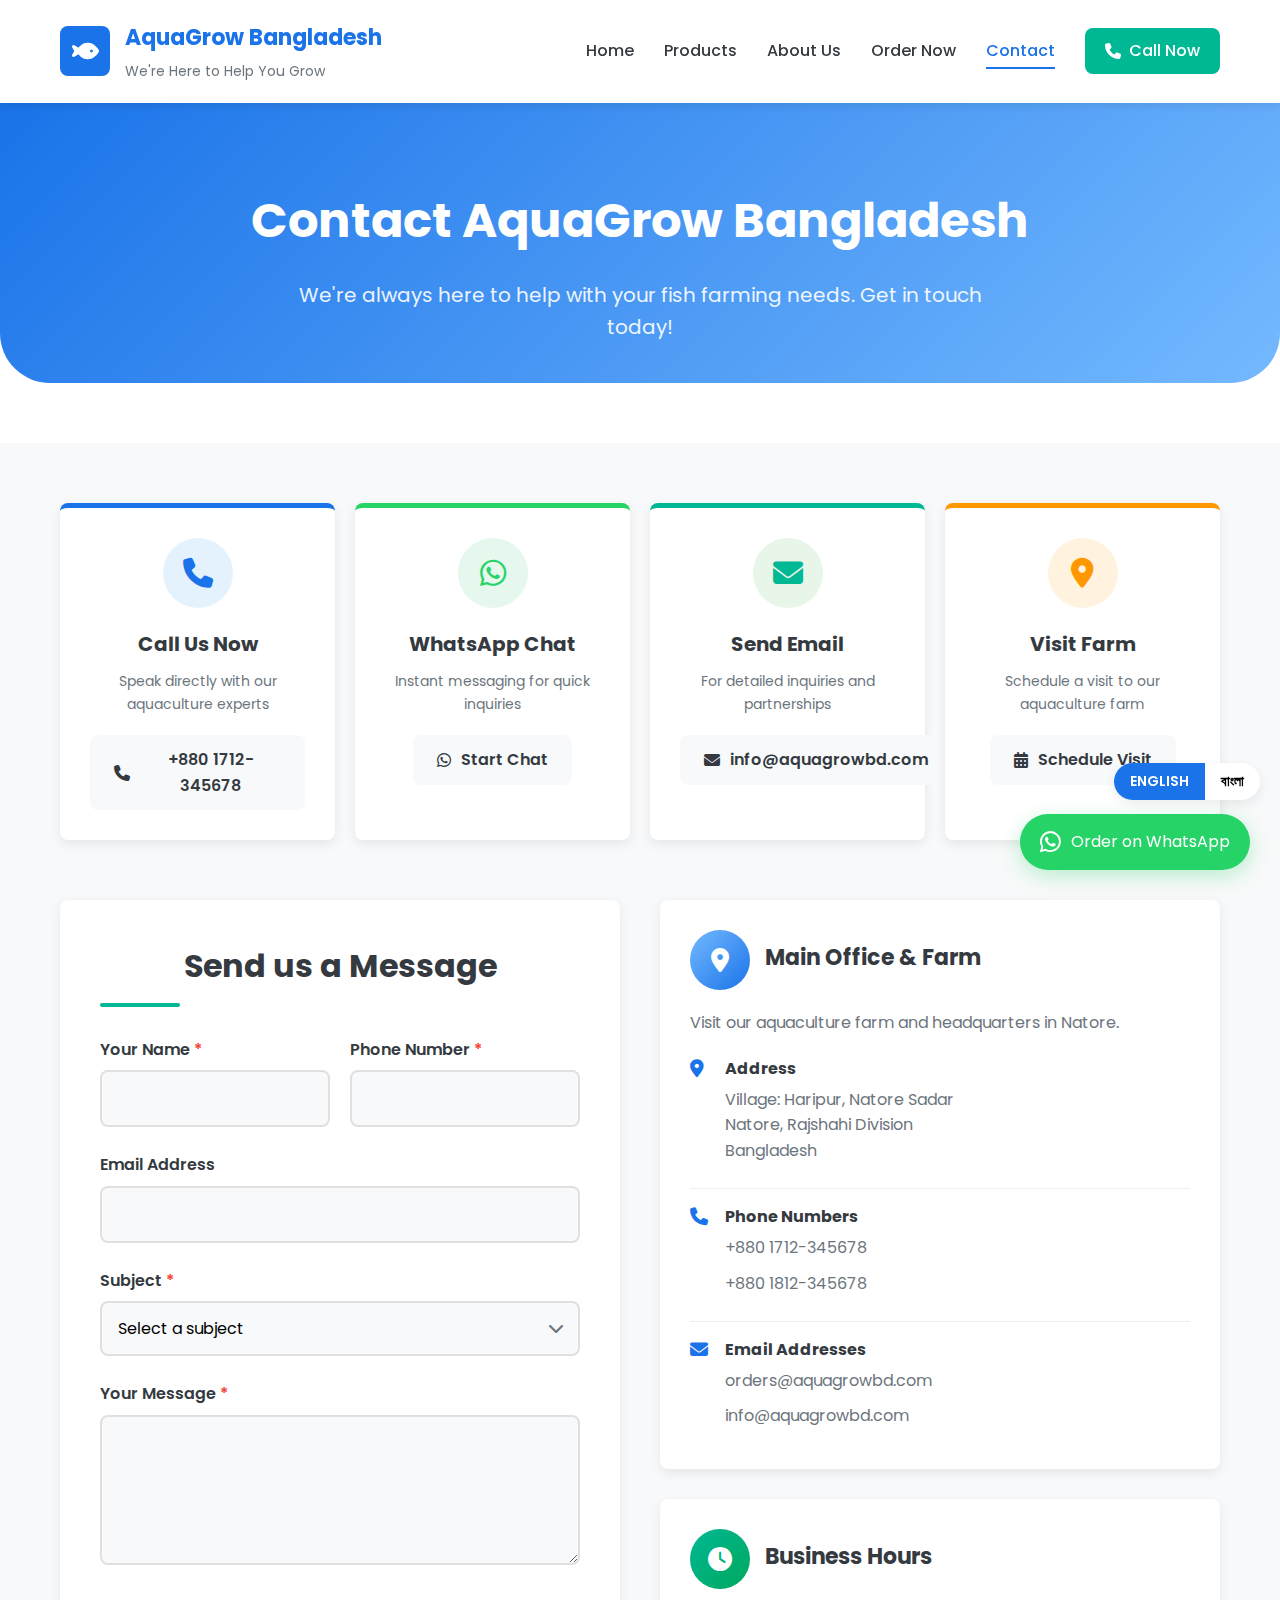
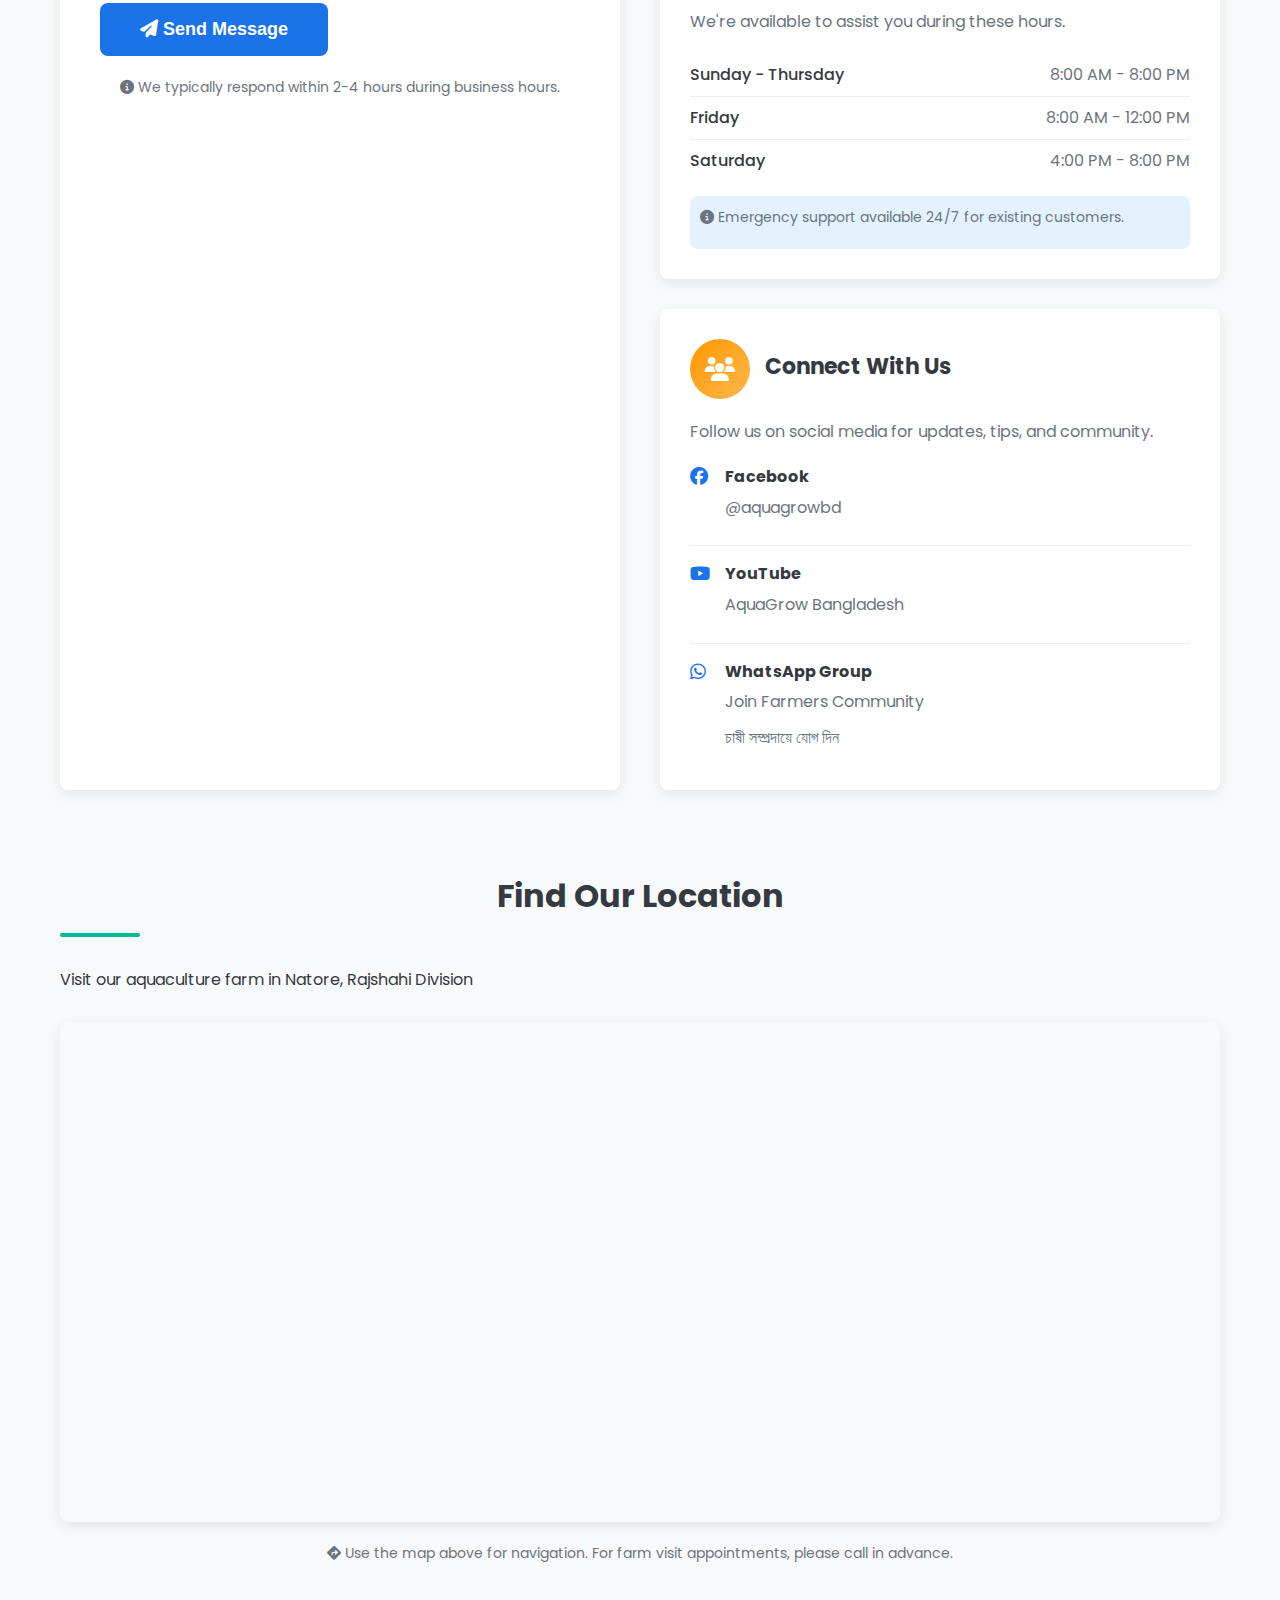
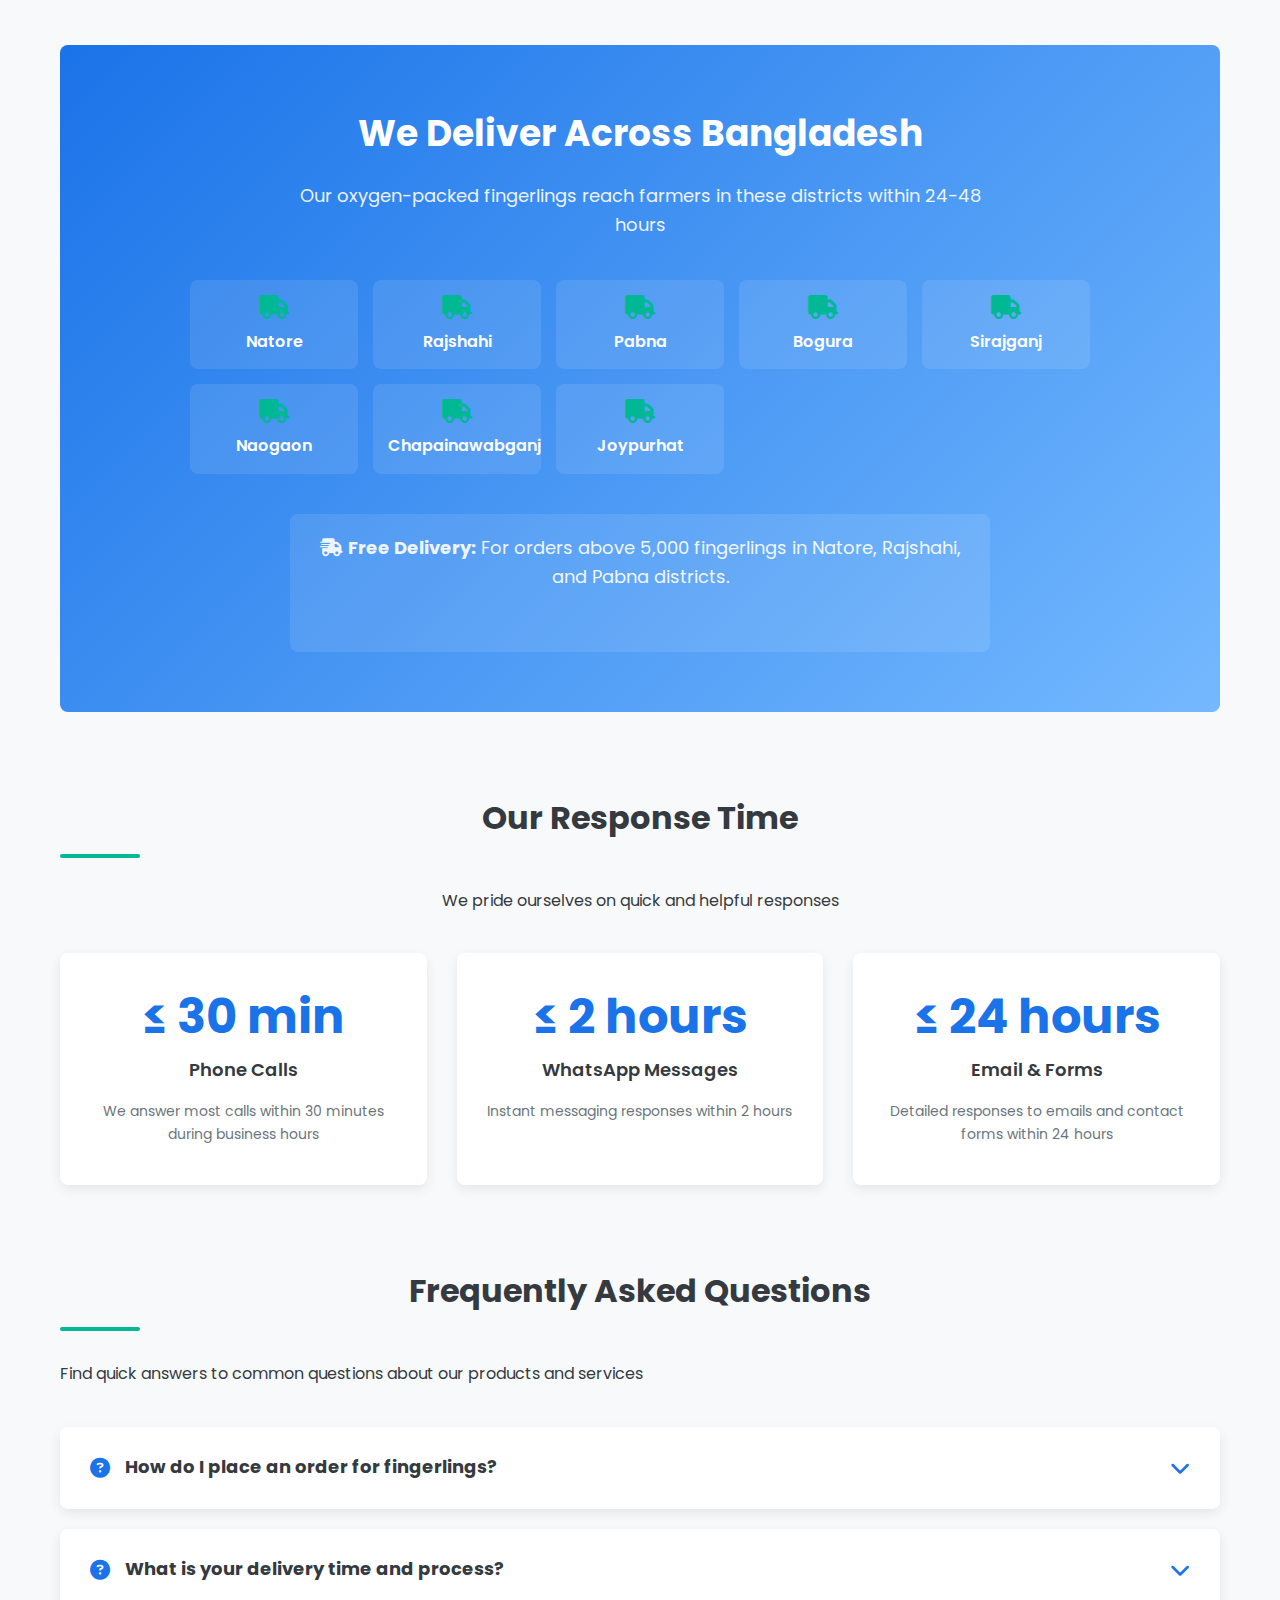
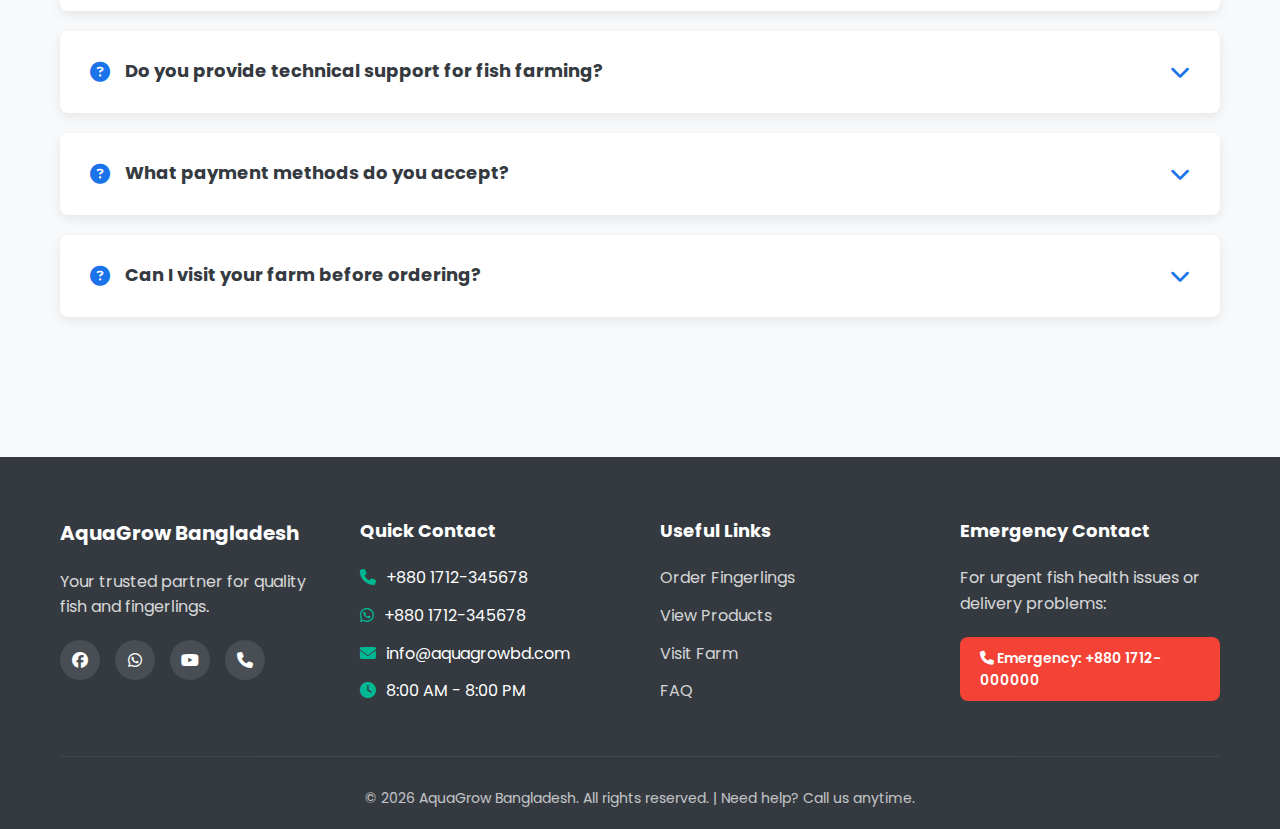
<file: contact.html>
<!DOCTYPE html>
<html lang="en" dir="ltr">
<head>
    <meta charset="UTF-8">
    <meta name="viewport" content="width=device-width, initial-scale=1.0">
    <title>Contact Us | AquaGrow Bangladesh</title>
    <link rel="stylesheet" href="css/style.css">
    <link rel="stylesheet" href="https://cdnjs.cloudflare.com/ajax/libs/font-awesome/6.4.0/css/all.min.css">
    <link rel="preconnect" href="https://fonts.googleapis.com">
    <link rel="preconnect" href="https://fonts.gstatic.com" crossorigin>
    <link href="https://fonts.googleapis.com/css2?family=Poppins:wght@300;400;500;600;700&family=Noto+Sans+Bengali:wght@400;500;600&display=swap" rel="stylesheet">
    <style>
        /* Contact Page Specific Styles */
        .contact-page {
            padding: 60px 0;
            background: var(--light-gray);
        }
        
        .page-hero {
            text-align: center;
            padding: 80px 0 40px;
            background: linear-gradient(135deg, var(--primary-blue), var(--light-blue));
            color: var(--white);
            margin-bottom: 60px;
            border-radius: 0 0 50px 50px;
        }
        
        .page-hero h1 {
            font-size: 48px;
            margin-bottom: 20px;
        }
        
        .page-hero p {
            font-size: 20px;
            max-width: 700px;
            margin: 0 auto;
            opacity: 0.9;
        }
        
        .contact-container {
            display: grid;
            grid-template-columns: 1fr 1fr;
            gap: 40px;
            margin-bottom: 80px;
        }
        
        .contact-form-section {
            background: var(--white);
            padding: 40px;
            border-radius: var(--radius);
            box-shadow: var(--shadow);
        }
        
        .section-title {
            font-size: 32px;
            color: var(--dark);
            margin-bottom: 30px;
            position: relative;
            padding-bottom: 15px;
        }
        
        .section-title::after {
            content: '';
            position: absolute;
            bottom: 0;
            left: 0;
            width: 80px;
            height: 4px;
            background: var(--aqua-green);
            border-radius: 2px;
        }
        
        .form-group {
            margin-bottom: 25px;
        }
        
        .form-row {
            display: grid;
            grid-template-columns: 1fr 1fr;
            gap: 20px;
        }
        
        .form-label {
            display: block;
            margin-bottom: 8px;
            font-weight: 600;
            color: var(--dark);
        }
        
        .form-required {
            color: #f44336;
        }
        
        .form-control {
            width: 100%;
            padding: 14px 16px;
            border: 2px solid #e0e0e0;
            border-radius: var(--radius);
            font-family: 'Poppins', sans-serif;
            font-size: 16px;
            transition: var(--transition);
            background: var(--light-gray);
        }
        
        body.lang-bn .form-control {
            font-family: 'Noto Sans Bengali', 'Poppins', sans-serif;
        }
        
        .form-control:focus {
            outline: none;
            border-color: var(--primary-blue);
            background: var(--white);
            box-shadow: 0 0 0 3px rgba(26, 115, 232, 0.1);
        }
        
        textarea.form-control {
            min-height: 150px;
            resize: vertical;
        }
        
        .select-wrapper {
            position: relative;
        }
        
        .select-wrapper::after {
            content: '\f078';
            font-family: 'Font Awesome 6 Free';
            font-weight: 900;
            position: absolute;
            right: 16px;
            top: 50%;
            transform: translateY(-50%);
            color: var(--gray);
            pointer-events: none;
        }
        
        select.form-control {
            appearance: none;
            padding-right: 40px;
        }
        
        .form-submit {
            margin-top: 30px;
            text-align: center;
        }
        
        .btn-submit {
            background: var(--primary-blue);
            color: var(--white);
            border: none;
            padding: 16px 40px;
            font-size: 18px;
            font-weight: 600;
            border-radius: var(--radius);
            cursor: pointer;
            transition: var(--transition);
            display: inline-flex;
            align-items: center;
            gap: 10px;
        }
        
        .btn-submit:hover {
            background: #0d62d9;
            transform: translateY(-2px);
            box-shadow: 0 8px 25px rgba(26, 115, 232, 0.3);
        }
        
        .btn-submit:disabled {
            background: var(--gray);
            cursor: not-allowed;
            transform: none;
            box-shadow: none;
        }
        
        .form-note {
            text-align: center;
            margin-top: 20px;
            color: var(--gray);
            font-size: 14px;
        }
        
        .contact-info-section {
            display: flex;
            flex-direction: column;
            gap: 30px;
        }
        
        .info-card {
            background: var(--white);
            padding: 30px;
            border-radius: var(--radius);
            box-shadow: var(--shadow);
            transition: var(--transition);
        }
        
        .info-card:hover {
            transform: translateY(-5px);
            box-shadow: 0 15px 30px rgba(0, 0, 0, 0.1);
        }
        
        .info-header {
            display: flex;
            align-items: center;
            gap: 15px;
            margin-bottom: 20px;
        }
        
        .info-icon {
            width: 60px;
            height: 60px;
            background: linear-gradient(135deg, var(--light-blue), var(--primary-blue));
            border-radius: 50%;
            display: flex;
            align-items: center;
            justify-content: center;
            color: var(--white);
            font-size: 24px;
            flex-shrink: 0;
        }
        
        .info-card:nth-child(2) .info-icon {
            background: linear-gradient(135deg, var(--aqua-green), var(--dark-green));
        }
        
        .info-card:nth-child(3) .info-icon {
            background: linear-gradient(135deg, #ff9800, #ffb74d);
        }
        
        .info-title {
            font-size: 22px;
            color: var(--dark);
            margin-bottom: 5px;
        }
        
        .info-content p {
            color: var(--gray);
            margin-bottom: 10px;
            line-height: 1.6;
        }
        
        .contact-details {
            margin-top: 20px;
        }
        
        .contact-item {
            display: flex;
            align-items: flex-start;
            gap: 15px;
            margin-bottom: 15px;
            padding-bottom: 15px;
            border-bottom: 1px solid #eee;
        }
        
        .contact-item:last-child {
            border-bottom: none;
            margin-bottom: 0;
            padding-bottom: 0;
        }
        
        .contact-item i {
            color: var(--primary-blue);
            font-size: 18px;
            margin-top: 4px;
            width: 20px;
        }
        
        .contact-text h4 {
            color: var(--dark);
            margin-bottom: 5px;
            font-size: 16px;
        }
        
        .contact-text p, .contact-text a {
            color: var(--gray);
            text-decoration: none;
            transition: var(--transition);
        }
        
        .contact-text a:hover {
            color: var(--primary-blue);
        }
        
        .business-hours {
            margin-top: 20px;
        }
        
        .hour-item {
            display: flex;
            justify-content: space-between;
            padding: 8px 0;
            border-bottom: 1px solid #eee;
        }
        
        .hour-item:last-child {
            border-bottom: none;
        }
        
        .hour-day {
            color: var(--dark);
            font-weight: 500;
        }
        
        .hour-time {
            color: var(--gray);
        }
        
        .hour-note {
            margin-top: 15px;
            padding: 10px;
            background: #e3f2fd;
            border-radius: var(--radius);
            font-size: 14px;
            color: var(--primary-blue);
        }
        
        /* Quick Contact Section */
        .quick-contact {
            display: grid;
            grid-template-columns: repeat(auto-fit, minmax(250px, 1fr));
            gap: 20px;
            margin-bottom: 60px;
        }
        
        .quick-card {
            background: var(--white);
            padding: 30px;
            border-radius: var(--radius);
            text-align: center;
            box-shadow: var(--shadow);
            transition: var(--transition);
        }
        
        .quick-card:hover {
            transform: translateY(-10px);
        }
        
        .quick-card.call {
            border-top: 5px solid var(--primary-blue);
        }
        
        .quick-card.whatsapp {
            border-top: 5px solid #25D366;
        }
        
        .quick-card.email {
            border-top: 5px solid var(--aqua-green);
        }
        
        .quick-card.visit {
            border-top: 5px solid #ff9800;
        }
        
        .quick-icon {
            width: 70px;
            height: 70px;
            background: var(--light-gray);
            border-radius: 50%;
            display: flex;
            align-items: center;
            justify-content: center;
            margin: 0 auto 20px;
            font-size: 30px;
        }
        
        .quick-card.call .quick-icon {
            color: var(--primary-blue);
            background: #e3f2fd;
        }
        
        .quick-card.whatsapp .quick-icon {
            color: #25D366;
            background: #e6f7ed;
        }
        
        .quick-card.email .quick-icon {
            color: var(--aqua-green);
            background: #e8f5e9;
        }
        
        .quick-card.visit .quick-icon {
            color: #ff9800;
            background: #fff3e0;
        }
        
        .quick-title {
            font-size: 20px;
            color: var(--dark);
            margin-bottom: 10px;
        }
        
        .quick-desc {
            color: var(--gray);
            margin-bottom: 20px;
            font-size: 14px;
        }
        
        .quick-link {
            display: inline-flex;
            align-items: center;
            gap: 10px;
            background: var(--light-gray);
            color: var(--dark);
            padding: 12px 24px;
            border-radius: var(--radius);
            text-decoration: none;
            font-weight: 600;
            transition: var(--transition);
        }
        
        .quick-card.call .quick-link:hover {
            background: var(--primary-blue);
            color: var(--white);
        }
        
        .quick-card.whatsapp .quick-link:hover {
            background: #25D366;
            color: var(--white);
        }
        
        .quick-card.email .quick-link:hover {
            background: var(--aqua-green);
            color: var(--white);
        }
        
        .quick-card.visit .quick-link:hover {
            background: #ff9800;
            color: var(--white);
        }
        
        /* Map Section */
        .map-section {
            margin-bottom: 80px;
        }
        
        .map-container {
            border-radius: var(--radius);
            overflow: hidden;
            box-shadow: var(--shadow);
            margin-top: 30px;
            height: 500px;
        }
        
        .map-container iframe {
            width: 100%;
            height: 100%;
            border: none;
        }
        
        /* FAQ Section */
        .faq-section {
            margin-bottom: 80px;
        }
        
        .faq-grid {
            margin-top: 40px;
        }
        
        .faq-item {
            background: var(--white);
            border-radius: var(--radius);
            margin-bottom: 20px;
            box-shadow: var(--shadow);
            overflow: hidden;
        }
        
        .faq-question {
            padding: 25px 30px;
            display: flex;
            justify-content: space-between;
            align-items: center;
            cursor: pointer;
            transition: var(--transition);
        }
        
        .faq-question:hover {
            background: #f8f9fa;
        }
        
        .faq-question.active {
            background: #e3f2fd;
        }
        
        .faq-question h3 {
            font-size: 18px;
            color: var(--dark);
            margin: 0;
            display: flex;
            align-items: center;
            gap: 15px;
        }
        
        .faq-question i {
            color: var(--primary-blue);
            font-size: 20px;
        }
        
        .faq-toggle {
            color: var(--primary-blue);
            font-size: 20px;
            transition: transform 0.3s ease;
        }
        
        .faq-question.active .faq-toggle {
            transform: rotate(180deg);
        }
        
        .faq-answer {
            padding: 0 30px;
            max-height: 0;
            overflow: hidden;
            transition: max-height 0.3s ease, padding 0.3s ease;
        }
        
        .faq-answer.active {
            padding: 0 30px 30px;
            max-height: 1000px;
        }
        
        .faq-answer p {
            color: var(--gray);
            line-height: 1.8;
            margin-bottom: 15px;
        }
        
        .faq-answer ul {
            margin: 15px 0;
            padding-left: 20px;
        }
        
        .faq-answer li {
            color: var(--gray);
            margin-bottom: 8px;
            line-height: 1.6;
        }
        
        /* Delivery Areas Section */
        .delivery-section {
            background: linear-gradient(135deg, var(--primary-blue), var(--light-blue));
            color: var(--white);
            padding: 60px;
            border-radius: var(--radius);
            margin-bottom: 80px;
            text-align: center;
        }
        
        .delivery-section h2 {
            font-size: 36px;
            margin-bottom: 20px;
        }
        
        .delivery-section p {
            font-size: 18px;
            margin-bottom: 40px;
            opacity: 0.9;
            max-width: 700px;
            margin-left: auto;
            margin-right: auto;
        }
        
        .district-grid {
            display: grid;
            grid-template-columns: repeat(auto-fit, minmax(150px, 1fr));
            gap: 15px;
            margin-bottom: 40px;
            max-width: 900px;
            margin-left: auto;
            margin-right: auto;
        }
        
        .district-item {
            background: rgba(255, 255, 255, 0.1);
            padding: 15px;
            border-radius: var(--radius);
            transition: var(--transition);
        }
        
        .district-item:hover {
            background: rgba(255, 255, 255, 0.2);
            transform: translateY(-5px);
        }
        
        .district-item i {
            color: var(--aqua-green);
            margin-bottom: 10px;
            font-size: 24px;
        }
        
        .district-name {
            font-weight: 600;
        }
        
        .delivery-note {
            background: rgba(255, 255, 255, 0.1);
            padding: 20px;
            border-radius: var(--radius);
            max-width: 700px;
            margin: 0 auto;
        }
        
        /* Response Time Section */
        .response-section {
            text-align: center;
            margin-bottom: 80px;
        }
        
        .response-cards {
            display: grid;
            grid-template-columns: repeat(auto-fit, minmax(250px, 1fr));
            gap: 30px;
            margin-top: 40px;
        }
        
        .response-card {
            background: var(--white);
            padding: 40px 30px;
            border-radius: var(--radius);
            box-shadow: var(--shadow);
            transition: var(--transition);
        }
        
        .response-card:hover {
            transform: translateY(-10px);
            box-shadow: 0 20px 40px rgba(0, 0, 0, 0.1);
        }
        
        .response-time {
            font-size: 48px;
            font-weight: 700;
            color: var(--primary-blue);
            margin-bottom: 15px;
            line-height: 1;
        }
        
        .response-label {
            font-size: 18px;
            color: var(--dark);
            font-weight: 600;
            margin-bottom: 15px;
        }
        
        .response-desc {
            color: var(--gray);
            font-size: 14px;
            line-height: 1.6;
        }
        
        /* Responsive Design */
        @media (max-width: 992px) {
            .contact-container {
                grid-template-columns: 1fr;
            }
            
            .form-row {
                grid-template-columns: 1fr;
            }
            
            .page-hero h1 {
                font-size: 36px;
            }
            
            .section-title {
                font-size: 28px;
            }
            
            .delivery-section {
                padding: 40px 20px;
            }
            
            .map-container {
                height: 400px;
            }
        }
        
        @media (max-width: 768px) {
            .page-hero {
                padding: 60px 0 30px;
                border-radius: 0 0 30px 30px;
            }
            
            .contact-form-section,
            .info-card {
                padding: 25px;
            }
            
            .quick-contact {
                grid-template-columns: repeat(2, 1fr);
            }
            
            .district-grid {
                grid-template-columns: repeat(3, 1fr);
            }
        }
        
        @media (max-width: 576px) {
            .quick-contact {
                grid-template-columns: 1fr;
            }
            
            .district-grid {
                grid-template-columns: repeat(2, 1fr);
            }
            
            .response-cards {
                grid-template-columns: 1fr;
            }
            
            .faq-question h3 {
                font-size: 16px;
            }
            
            .faq-question {
                padding: 20px;
            }
            
            .faq-answer.active {
                padding: 0 20px 20px;
            }
        }
        
        @media (max-width: 480px) {
            .district-grid {
                grid-template-columns: 1fr;
            }
            
            .response-time {
                font-size: 36px;
            }
            
            .page-hero h1 {
                font-size: 32px;
            }
        }
        
        /* Form Validation Styles */
        .form-control.error {
            border-color: #f44336;
            background: #ffebee;
        }
        
        .form-control.success {
            border-color: var(--aqua-green);
            background: #e8f5e9;
        }
        
        .error-message {
            color: #f44336;
            font-size: 14px;
            margin-top: 5px;
            display: none;
        }
        
        .error-message.show {
            display: block;
        }
        
        .success-message {
            background: #e8f5e9;
            color: var(--dark-green);
            padding: 20px;
            border-radius: var(--radius);
            margin-top: 20px;
            text-align: center;
            display: none;
        }
        
        .success-message.show {
            display: block;
            animation: slideDown 0.3s ease;
        }
        
        @keyframes slideDown {
            from { opacity: 0; transform: translateY(-20px); }
            to { opacity: 1; transform: translateY(0); }
        }
    </style>
</head>
<body class="lang-en">
    <!-- Language Toggle -->
    <div class="language-switcher">
        <button class="lang-btn active" data-lang="en">ENGLISH</button>
        <button class="lang-btn" data-lang="bn">বাংলা</button>
    </div>

    <!-- WhatsApp Float Button -->
    <a href="https://wa.me/8801712345678?text=Hello%20AquaGrow%20Bangladesh%2C%20I%20have%20a%20question" class="whatsapp-float" target="_blank">
        <i class="fab fa-whatsapp"></i>
        <span>Chat with Us</span>
    </a>

    <!-- Header -->
    <header class="header">
        <div class="container">
            <nav class="navbar">
                <div class="logo">
                    <div style="width: 50px; height: 50px; background: var(--primary-blue); border-radius: 8px; display: flex; align-items: center; justify-content: center; color: white; font-size: 24px;">
                        <i class="fas fa-fish"></i>
                    </div>
                    <div>
                        <h1 class="en-text">AquaGrow Bangladesh</h1>
                        <h1 class="bn-text">অ্যাকুয়াগ্রো বাংলাদেশ</h1>
                        <p class="tagline en-text">We're Here to Help You Grow</p>
                        <p class="tagline bn-text">আপনার বৃদ্ধিতে আমরা এখানে আছি</p>
                    </div>
                </div>
                
                <div class="nav-links">
                    <a href="index.html" class="en-text">Home</a>
                    <a href="index.html" class="bn-text">হোম</a>
                    
                    <a href="products.html" class="en-text">Products</a>
                    <a href="products.html" class="bn-text">পণ্য</a>
                    
                    <a href="about.html" class="en-text">About Us</a>
                    <a href="about.html" class="bn-text">আমাদের সম্পর্কে</a>
                    
                    <a href="order.html" class="en-text">Order Now</a>
                    <a href="order.html" class="bn-text">অর্ডার করুন</a>
                    
                    <a href="contact.html" class="active en-text">Contact</a>
                    <a href="contact.html" class="active bn-text">যোগাযোগ</a>
                    
                    <a href="tel:+8801712345678" class="call-btn">
                        <i class="fas fa-phone"></i>
                        <span class="en-text">Call Now</span>
                        <span class="bn-text">কল করুন</span>
                    </a>
                </div>
                
                <button class="menu-toggle">
                    <i class="fas fa-bars"></i>
                </button>
            </nav>
        </div>
    </header>

    <!-- Page Hero -->
    <section class="page-hero">
        <div class="container">
            <h1 class="en-text">Contact AquaGrow Bangladesh</h1>
            <h1 class="bn-text">অ্যাকুয়াগ্রো বাংলাদেশের সাথে যোগাযোগ করুন</h1>
            <p class="en-text">We're always here to help with your fish farming needs. Get in touch today!</p>
            <p class="bn-text">আপনার মাছ চাষের প্রয়োজনে আমরা সর্বদা এখানে আছি। আজই যোগাযোগ করুন!</p>
        </div>
    </section>

    <!-- Contact Page Content -->
    <main class="contact-page">
        <div class="container">
            <!-- Quick Contact Options -->
            <section class="quick-contact">
                <div class="quick-card call">
                    <div class="quick-icon">
                        <i class="fas fa-phone"></i>
                    </div>
                    <h3 class="quick-title en-text">Call Us Now</h3>
                    <h3 class="quick-title bn-text">এখনই কল করুন</h3>
                    <p class="quick-desc en-text">Speak directly with our aquaculture experts</p>
                    <p class="quick-desc bn-text">আমাদের একুয়াকালচার বিশেষজ্ঞদের সাথে সরাসরি কথা বলুন</p>
                    <a href="tel:+8801712345678" class="quick-link">
                        <i class="fas fa-phone"></i>
                        <span class="en-text">+880 1712-345678</span>
                        <span class="bn-text">+৮৮০ ১৭১২-৩৪৫৬৭৮</span>
                    </a>
                </div>
                
                <div class="quick-card whatsapp">
                    <div class="quick-icon">
                        <i class="fab fa-whatsapp"></i>
                    </div>
                    <h3 class="quick-title en-text">WhatsApp Chat</h3>
                    <h3 class="quick-title bn-text">হোয়াটসঅ্যাপ চ্যাট</h3>
                    <p class="quick-desc en-text">Instant messaging for quick inquiries</p>
                    <p class="quick-desc bn-text">দ্রুত জিজ্ঞাসার জন্য তাৎক্ষণিক মেসেজিং</p>
                    <a href="https://wa.me/8801712345678" class="quick-link" target="_blank">
                        <i class="fab fa-whatsapp"></i>
                        <span class="en-text">Start Chat</span>
                        <span class="bn-text">চ্যাট শুরু করুন</span>
                    </a>
                </div>
                
                <div class="quick-card email">
                    <div class="quick-icon">
                        <i class="fas fa-envelope"></i>
                    </div>
                    <h3 class="quick-title en-text">Send Email</h3>
                    <h3 class="quick-title bn-text">ইমেইল পাঠান</h3>
                    <p class="quick-desc en-text">For detailed inquiries and partnerships</p>
                    <p class="quick-desc bn-text">বিস্তারিত জিজ্ঞাসা এবং অংশীদারিত্বের জন্য</p>
                    <a href="mailto:info@aquagrowbd.com" class="quick-link">
                        <i class="fas fa-envelope"></i>
                        <span class="en-text">info@aquagrowbd.com</span>
                        <span class="bn-text">info@aquagrowbd.com</span>
                    </a>
                </div>
                
                <div class="quick-card visit">
                    <div class="quick-icon">
                        <i class="fas fa-map-marker-alt"></i>
                    </div>
                    <h3 class="quick-title en-text">Visit Farm</h3>
                    <h3 class="quick-title bn-text">খামার দেখুন</h3>
                    <p class="quick-desc en-text">Schedule a visit to our aquaculture farm</p>
                    <p class="quick-desc bn-text">আমাদের একুয়াকালচার খামারে দর্শনের সময় নির্ধারণ করুন</p>
                    <a href="#location" class="quick-link">
                        <i class="fas fa-calendar-alt"></i>
                        <span class="en-text">Schedule Visit</span>
                        <span class="bn-text">দর্শনের সময় নির্ধারণ করুন</span>
                    </a>
                </div>
            </section>

            <!-- Main Contact Section -->
            <div class="contact-container">
                <!-- Contact Form -->
                <section class="contact-form-section">
                    <h2 class="section-title en-text">Send us a Message</h2>
                    <h2 class="section-title bn-text">আমাদের একটি বার্তা পাঠান</h2>
                    
                    <form id="contactForm">
                        <div class="form-row">
                            <div class="form-group">
                                <label class="form-label en-text">
                                    Your Name <span class="form-required">*</span>
                                </label>
                                <label class="form-label bn-text">
                                    আপনার নাম <span class="form-required">*</span>
                                </label>
                                <input type="text" class="form-control" id="name" name="name" required>
                                <div class="error-message" id="nameError"></div>
                            </div>
                            
                            <div class="form-group">
                                <label class="form-label en-text">
                                    Phone Number <span class="form-required">*</span>
                                </label>
                                <label class="form-label bn-text">
                                    ফোন নম্বর <span class="form-required">*</span>
                                </label>
                                <input type="tel" class="form-control" id="phone" name="phone" required>
                                <div class="error-message" id="phoneError"></div>
                            </div>
                        </div>
                        
                        <div class="form-group">
                            <label class="form-label en-text">Email Address</label>
                            <label class="form-label bn-text">ইমেইল ঠিকানা</label>
                            <input type="email" class="form-control" id="email" name="email">
                            <div class="error-message" id="emailError"></div>
                        </div>
                        
                        <div class="form-group">
                            <label class="form-label en-text">
                                Subject <span class="form-required">*</span>
                            </label>
                            <label class="form-label bn-text">
                                বিষয় <span class="form-required">*</span>
                            </label>
                            <div class="select-wrapper">
                                <select class="form-control" id="subject" name="subject" required>
                                    <option value="" class="en-text">Select a subject</option>
                                    <option value="" class="bn-text">একটি বিষয় নির্বাচন করুন</option>
                                    <option value="order" class="en-text">Order Inquiry</option>
                                    <option value="order" class="bn-text">অর্ডার জিজ্ঞাসা</option>
                                    <option value="product" class="en-text">Product Information</option>
                                    <option value="product" class="bn-text">পণ্য তথ্য</option>
                                    <option value="price" class="en-text">Price Quote</option>
                                    <option value="price" class="bn-text">মূল্য উদ্ধৃতি</option>
                                    <option value="technical" class="en-text">Technical Support</option>
                                    <option value="technical" class="bn-text">প্রযুক্তিগত সহায়তা</option>
                                    <option value="visit" class="en-text">Farm Visit Request</option>
                                    <option value="visit" class="bn-text">খামার দর্শনের আবেদন</option>
                                    <option value="other" class="en-text">Other</option>
                                    <option value="other" class="bn-text">অন্যান্য</option>
                                </select>
                            </div>
                            <div class="error-message" id="subjectError"></div>
                        </div>
                        
                        <div class="form-group">
                            <label class="form-label en-text">
                                Your Message <span class="form-required">*</span>
                            </label>
                            <label class="form-label bn-text">
                                আপনার বার্তা <span class="form-required">*</span>
                            </label>
                            <textarea class="form-control" id="message" name="message" required></textarea>
                            <div class="error-message" id="messageError"></div>
                        </div>
                        
                        <div class="form-submit">
                            <button type="submit" class="btn-submit en-text" id="submitBtn">
                                <i class="fas fa-paper-plane"></i> Send Message
                            </button>
                            <button type="submit" class="btn-submit bn-text" id="submitBtnBn">
                                <i class="fas fa-paper-plane"></i> বার্তা পাঠান
                            </button>
                        </div>
                        
                        <div class="success-message" id="successMessage">
                            <i class="fas fa-check-circle" style="font-size: 24px; margin-bottom: 10px; color: var(--aqua-green);"></i>
                            <p class="en-text">Thank you! Your message has been sent successfully. We'll contact you within 24 hours.</p>
                            <p class="bn-text">ধন্যবাদ! আপনার বার্তা সফলভাবে পাঠানো হয়েছে। আমরা ২৪ ঘন্টার মধ্যে আপনার সাথে যোগাযোগ করব।</p>
                        </div>
                        
                        <div class="form-note">
                            <p class="en-text"><i class="fas fa-info-circle"></i> We typically respond within 2-4 hours during business hours.</p>
                            <p class="bn-text"><i class="fas fa-info-circle"></i> আমরা সাধারণত ব্যবসায়িক সময়ের মধ্যে ২-৪ ঘন্টার মধ্যে উত্তর দেই।</p>
                        </div>
                    </form>
                </section>

                <!-- Contact Information -->
                <section class="contact-info-section">
                    <!-- Main Office Card -->
                    <div class="info-card">
                        <div class="info-header">
                            <div class="info-icon">
                                <i class="fas fa-map-marker-alt"></i>
                            </div>
                            <div>
                                <h3 class="info-title en-text">Main Office & Farm</h3>
                                <h3 class="info-title bn-text">প্রধান কার্যালয় ও খামার</h3>
                            </div>
                        </div>
                        <div class="info-content">
                            <p class="en-text">Visit our aquaculture farm and headquarters in Natore.</p>
                            <p class="bn-text">নাটোরে আমাদের একুয়াকালচার খামার ও সদর দপ্তর দেখুন।</p>
                            
                            <div class="contact-details">
                                <div class="contact-item">
                                    <i class="fas fa-location-dot"></i>
                                    <div class="contact-text">
                                        <h4 class="en-text">Address</h4>
                                        <h4 class="bn-text">ঠিকানা</h4>
                                        <p class="en-text">Village: Haripur, Natore Sadar<br>Natore, Rajshahi Division<br>Bangladesh</p>
                                        <p class="bn-text">গ্রাম: হরিপুর, নাটোর সদর<br>নাটোর, রাজশাহী বিভাগ<br>বাংলাদেশ</p>
                                    </div>
                                </div>
                                
                                <div class="contact-item">
                                    <i class="fas fa-phone"></i>
                                    <div class="contact-text">
                                        <h4 class="en-text">Phone Numbers</h4>
                                        <h4 class="bn-text">ফোন নম্বর</h4>
                                        <p><a href="tel:+8801712345678">+880 1712-345678</a></p>
                                        <p><a href="tel:+8801812345678">+880 1812-345678</a></p>
                                    </div>
                                </div>
                                
                                <div class="contact-item">
                                    <i class="fas fa-envelope"></i>
                                    <div class="contact-text">
                                        <h4 class="en-text">Email Addresses</h4>
                                        <h4 class="bn-text">ইমেইল ঠিকানা</h4>
                                        <p><a href="mailto:orders@aquagrowbd.com">orders@aquagrowbd.com</a></p>
                                        <p><a href="mailto:info@aquagrowbd.com">info@aquagrowbd.com</a></p>
                                    </div>
                                </div>
                            </div>
                        </div>
                    </div>

                    <!-- Business Hours Card -->
                    <div class="info-card">
                        <div class="info-header">
                            <div class="info-icon">
                                <i class="fas fa-clock"></i>
                            </div>
                            <div>
                                <h3 class="info-title en-text">Business Hours</h3>
                                <h3 class="info-title bn-text">ব্যবসায়িক সময়</h3>
                            </div>
                        </div>
                        <div class="info-content">
                            <p class="en-text">We're available to assist you during these hours.</p>
                            <p class="bn-text">এই সময়ের মধ্যে আমরা আপনাকে সহায়তা করার জন্য উপলব্ধ।</p>
                            
                            <div class="business-hours">
                                <div class="hour-item">
                                    <span class="hour-day en-text">Sunday - Thursday</span>
                                    <span class="hour-day bn-text">রবিবার - বৃহস্পতিবার</span>
                                    <span class="hour-time en-text">8:00 AM - 8:00 PM</span>
                                    <span class="hour-time bn-text">সকাল ৮টা - রাত ৮টা</span>
                                </div>
                                <div class="hour-item">
                                    <span class="hour-day en-text">Friday</span>
                                    <span class="hour-day bn-text">শুক্রবার</span>
                                    <span class="hour-time en-text">8:00 AM - 12:00 PM</span>
                                    <span class="hour-time bn-text">সকাল ৮টা - দুপুর ১২টা</span>
                                </div>
                                <div class="hour-item">
                                    <span class="hour-day en-text">Saturday</span>
                                    <span class="hour-day bn-text">শনিবার</span>
                                    <span class="hour-time en-text">4:00 PM - 8:00 PM</span>
                                    <span class="hour-time bn-text">বিকাল ৪টা - রাত ৮টা</span>
                                </div>
                            </div>
                            
                            <div class="hour-note">
                                <p class="en-text"><i class="fas fa-info-circle"></i> Emergency support available 24/7 for existing customers.</p>
                                <p class="bn-text"><i class="fas fa-info-circle"></i> বিদ্যমান গ্রাহকদের জন্য ২৪/৭ জরুরি সহায়তা উপলব্ধ।</p>
                            </div>
                        </div>
                    </div>

                    <!-- Social Media Card -->
                    <div class="info-card">
                        <div class="info-header">
                            <div class="info-icon">
                                <i class="fas fa-users"></i>
                            </div>
                            <div>
                                <h3 class="info-title en-text">Connect With Us</h3>
                                <h3 class="info-title bn-text">আমাদের সাথে যুক্ত হোন</h3>
                            </div>
                        </div>
                        <div class="info-content">
                            <p class="en-text">Follow us on social media for updates, tips, and community.</p>
                            <p class="bn-text">আপডেট, টিপস এবং কমিউনিটির জন্য আমাদের সোশ্যাল মিডিয়াতে ফলো করুন।</p>
                            
                            <div class="contact-details">
                                <div class="contact-item">
                                    <i class="fab fa-facebook"></i>
                                    <div class="contact-text">
                                        <h4 class="en-text">Facebook</h4>
                                        <h4 class="bn-text">ফেসবুক</h4>
                                        <p><a href="https://facebook.com/aquagrowbd" target="_blank">@aquagrowbd</a></p>
                                    </div>
                                </div>
                                
                                <div class="contact-item">
                                    <i class="fab fa-youtube"></i>
                                    <div class="contact-text">
                                        <h4 class="en-text">YouTube</h4>
                                        <h4 class="bn-text">ইউটিউব</h4>
                                        <p><a href="https://youtube.com/@aquagrowbd" target="_blank">AquaGrow Bangladesh</a></p>
                                    </div>
                                </div>
                                
                                <div class="contact-item">
                                    <i class="fab fa-whatsapp"></i>
                                    <div class="contact-text">
                                        <h4 class="en-text">WhatsApp Group</h4>
                                        <h4 class="bn-text">হোয়াটসঅ্যাপ গ্রুপ</h4>
                                        <p><a href="https://chat.whatsapp.com/invite/aquagrowbd" target="_blank">Join Farmers Community</a></p>
                                        <p><a href="https://chat.whatsapp.com/invite/aquagrowbd" target="_blank">চাষী সম্প্রদায়ে যোগ দিন</a></p>
                                    </div>
                                </div>
                            </div>
                        </div>
                    </div>
                </section>
            </div>

            <!-- Map Section -->
            <section class="map-section" id="location">
                <h2 class="section-title en-text">Find Our Location</h2>
                <h2 class="section-title bn-text">আমাদের অবস্থান খুঁজুন</h2>
                <p class="en-text">Visit our aquaculture farm in Natore, Rajshahi Division</p>
                <p class="bn-text">রাজশাহী বিভাগের নাটোরে আমাদের একুয়াকালচার খামার দেখুন</p>
                
                <div class="map-container">
                    <!-- Google Maps Embed -->
                    <iframe src="https://www.google.com/maps/embed?pb=!1m18!1m12!1m3!1d3634.123456789012!2d89.12345678901234!3d24.123456789012345!2m3!1f0!2f0!3f0!3m2!1i1024!2i768!4f13.1!3m3!1m2!1s0x39fdfbe7a6b3b3b3%3A0x9e8c6c6b6b6b6b6b!2sNatore%20Sadar%2C%20Natore%2C%20Bangladesh!5e0!3m2!1sen!2sbd!4v1234567890123!5m2!1sen!2sbd" 
                            allowfullscreen="" loading="lazy" referrerpolicy="no-referrer-when-downgrade">
                    </iframe>
                </div>
                
                <div class="form-note" style="text-align: center; margin-top: 20px;">
                    <p class="en-text"><i class="fas fa-directions"></i> Use the map above for navigation. For farm visit appointments, please call in advance.</p>
                    <p class="bn-text"><i class="fas fa-directions"></i> নেভিগেশনের জন্য উপরের ম্যাপ ব্যবহার করুন। খামার দর্শনের জন্য দয়া করে আগে থেকে কল করুন।</p>
                </div>
            </section>

            <!-- Delivery Areas Section -->
            <section class="delivery-section">
                <h2 class="en-text">We Deliver Across Bangladesh</h2>
                <h2 class="bn-text">আমরা সমগ্র বাংলাদেশে ডেলিভারি দেই</h2>
                <p class="en-text">Our oxygen-packed fingerlings reach farmers in these districts within 24-48 hours</p>
                <p class="bn-text">আমাদের অক্সিজেন প্যাকেটে পোনা ২৪-৪৮ ঘন্টার মধ্যে এই জেলাগুলির চাষীদের কাছে পৌঁছে যায়</p>
                
                <div class="district-grid">
                    <div class="district-item">
                        <i class="fas fa-truck"></i>
                        <div class="district-name en-text">Natore</div>
                        <div class="district-name bn-text">নাটোর</div>
                    </div>
                    <div class="district-item">
                        <i class="fas fa-truck"></i>
                        <div class="district-name en-text">Rajshahi</div>
                        <div class="district-name bn-text">রাজশাহী</div>
                    </div>
                    <div class="district-item">
                        <i class="fas fa-truck"></i>
                        <div class="district-name en-text">Pabna</div>
                        <div class="district-name bn-text">পাবনা</div>
                    </div>
                    <div class="district-item">
                        <i class="fas fa-truck"></i>
                        <div class="district-name en-text">Bogura</div>
                        <div class="district-name bn-text">বগুড়া</div>
                    </div>
                    <div class="district-item">
                        <i class="fas fa-truck"></i>
                        <div class="district-name en-text">Sirajganj</div>
                        <div class="district-name bn-text">সিরাজগঞ্জ</div>
                    </div>
                    <div class="district-item">
                        <i class="fas fa-truck"></i>
                        <div class="district-name en-text">Naogaon</div>
                        <div class="district-name bn-text">নওগাঁ</div>
                    </div>
                    <div class="district-item">
                        <i class="fas fa-truck"></i>
                        <div class="district-name en-text">Chapainawabganj</div>
                        <div class="district-name bn-text">চাঁপাইনবাবগঞ্জ</div>
                    </div>
                    <div class="district-item">
                        <i class="fas fa-truck"></i>
                        <div class="district-name en-text">Joypurhat</div>
                        <div class="district-name bn-text">জয়পুরহাট</div>
                    </div>
                </div>
                
                <div class="delivery-note">
                    <p class="en-text"><i class="fas fa-shipping-fast"></i> <strong>Free Delivery:</strong> For orders above 5,000 fingerlings in Natore, Rajshahi, and Pabna districts.</p>
                    <p class="bn-text"><i class="fas fa-shipping-fast"></i> <strong>বিনামূল্যে ডেলিভারি:</strong> নাটোর, রাজশাহী এবং পাবনা জেলায় ৫,০০০ পোনার উপরের অর্ডারের জন্য।</p>
                </div>
            </section>

            <!-- Response Time Section -->
            <section class="response-section">
                <h2 class="section-title en-text" style="text-align: center;">Our Response Time</h2>
                <h2 class="section-title bn-text" style="text-align: center;">আমাদের প্রতিক্রিয়া সময়</h2>
                <p class="en-text" style="text-align: center; max-width: 700px; margin: 0 auto 30px;">We pride ourselves on quick and helpful responses</p>
                <p class="bn-text" style="text-align: center; max-width: 700px; margin: 0 auto 30px;">দ্রুত এবং সহায়ক প্রতিক্রিয়ার জন্য আমরা গর্বিত</p>
                
                <div class="response-cards">
                    <div class="response-card">
                        <div class="response-time en-text">≤ 30 min</div>
                        <div class="response-time bn-text">≤ ৩০ মিনিট</div>
                        <div class="response-label en-text">Phone Calls</div>
                        <div class="response-label bn-text">ফোন কল</div>
                        <p class="response-desc en-text">We answer most calls within 30 minutes during business hours</p>
                        <p class="response-desc bn-text">ব্যবসায়িক সময়ের মধ্যে আমরা বেশিরভাগ কল ৩০ মিনিটের মধ্যে উত্তর দেই</p>
                    </div>
                    
                    <div class="response-card">
                        <div class="response-time en-text">≤ 2 hours</div>
                        <div class="response-time bn-text">≤ ২ ঘন্টা</div>
                        <div class="response-label en-text">WhatsApp Messages</div>
                        <div class="response-label bn-text">হোয়াটসঅ্যাপ বার্তা</div>
                        <p class="response-desc en-text">Instant messaging responses within 2 hours</p>
                        <p class="response-desc bn-text">২ ঘন্টার মধ্যে তাৎক্ষণিক মেসেজিং প্রতিক্রিয়া</p>
                    </div>
                    
                    <div class="response-card">
                        <div class="response-time en-text">≤ 24 hours</div>
                        <div class="response-time bn-text">≤ ২৪ ঘন্টা</div>
                        <div class="response-label en-text">Email & Forms</div>
                        <div class="response-label bn-text">ইমেইল ও ফর্ম</div>
                        <p class="response-desc en-text">Detailed responses to emails and contact forms within 24 hours</p>
                        <p class="response-desc bn-text">২৪ ঘন্টার মধ্যে ইমেইল এবং যোগাযোগ ফর্মের বিস্তারিত প্রতিক্রিয়া</p>
                    </div>
                </div>
            </section>

            <!-- FAQ Section -->
            <section class="faq-section">
                <h2 class="section-title en-text">Frequently Asked Questions</h2>
                <h2 class="section-title bn-text">সচরাচর জিজ্ঞাসিত প্রশ্ন</h2>
                <p class="en-text">Find quick answers to common questions about our products and services</p>
                <p class="bn-text">আমাদের পণ্য ও সেবা সম্পর্কে সাধারণ প্রশ্নের দ্রুত উত্তর খুঁজুন</p>
                
                <div class="faq-grid">
                    <div class="faq-item">
                        <div class="faq-question">
                            <h3><i class="fas fa-question-circle"></i> <span class="en-text">How do I place an order for fingerlings?</span><span class="bn-text">আমি কীভাবে পোনা অর্ডার করব?</span></h3>
                            <span class="faq-toggle"><i class="fas fa-chevron-down"></i></span>
                        </div>
                        <div class="faq-answer">
                            <p class="en-text">You can place an order in three ways:</p>
                            <p class="bn-text">আপনি তিনভাবে অর্ডার করতে পারেন:</p>
                            <ul>
                                <li class="en-text"><strong>Phone:</strong> Call us at +880 1712-345678</li>
                                <li class="bn-text"><strong>ফোন:</strong> +৮৮০ ১৭১২-৩৪৫৬৭৮ নম্বরে কল করুন</li>
                                <li class="en-text"><strong>WhatsApp:</strong> Message us on WhatsApp for quick ordering</li>
                                <li class="bn-text"><strong>হোয়াটসঅ্যাপ:</strong> দ্রুত অর্ডারের জন্য হোয়াটসঅ্যাপে আমাদের মেসেজ করুন</li>
                                <li class="en-text"><strong>Online Form:</strong> Fill out the order form on our website</li>
                                <li class="bn-text"><strong>অনলাইন ফর্ম:</strong> আমাদের ওয়েবসাইটে অর্ডার ফর্ম পূরণ করুন</li>
                            </ul>
                        </div>
                    </div>
                    
                    <div class="faq-item">
                        <div class="faq-question">
                            <h3><i class="fas fa-question-circle"></i> <span class="en-text">What is your delivery time and process?</span><span class="bn-text">আপনাদের ডেলিভারি সময় ও প্রক্রিয়া কী?</span></h3>
                            <span class="faq-toggle"><i class="fas fa-chevron-down"></i></span>
                        </div>
                        <div class="faq-answer">
                            <p class="en-text">We deliver within 24-48 hours using oxygen-packed bags for live fish transport. Our delivery process:</p>
                            <p class="bn-text">আমরা জীবন্ত মাছ পরিবহনের জন্য অক্সিজেন প্যাকেটে ব্যাগ ব্যবহার করে ২৪-৪৮ ঘন্টার মধ্যে ডেলিভারি দিই। আমাদের ডেলিভারি প্রক্রিয়া:</p>
                            <ul>
                                <li class="en-text">Order confirmation via phone</li>
                                <li class="bn-text">ফোনের মাধ্যমে অর্ডার নিশ্চিতকরণ</li>
                                <li class="en-text">Preparation and packing at our hatchery</li>
                                <li class="bn-text">আমাদের হ্যাচারিতে প্রস্তুতি ও প্যাকিং</li>
                                <li class="en-text">Transport in temperature-controlled vehicles</li>
                                <li class="bn-text">তাপমাত্রা নিয়ন্ত্রিত যানে পরিবহন</li>
                                <li class="en-text">Delivery at your specified location</li>
                                <li class="bn-text">আপনার নির্দিষ্ট স্থানে ডেলিভারি</li>
                            </ul>
                        </div>
                    </div>
                    
                    <div class="faq-item">
                        <div class="faq-question">
                            <h3><i class="fas fa-question-circle"></i> <span class="en-text">Do you provide technical support for fish farming?</span><span class="bn-text">আপনারা কি মাছ চাষের জন্য প্রযুক্তিগত সহায়তা প্রদান করেন?</span></h3>
                            <span class="faq-toggle"><i class="fas fa-chevron-down"></i></span>
                        </div>
                        <div class="faq-answer">
                            <p class="en-text">Yes! We provide free technical support to all our customers:</p>
                            <p class="bn-text">হ্যাঁ! আমরা আমাদের সকল গ্রাহককে বিনামূল্যে প্রযুক্তিগত সহায়তা প্রদান করি:</p>
                            <ul>
                                <li class="en-text">Free farm consultation for first-time buyers</li>
                                <li class="bn-text">প্রথমবার ক্রেতাদের জন্য বিনামূল্যে খামার পরামর্শ</li>
                                <li class="en-text">Disease diagnosis and treatment advice</li>
                                <li class="bn-text">রোগ নির্ণয় ও চিকিৎসা পরামর্শ</li>
                                <li class="en-text">Water quality testing guidance</li>
                                <li class="bn-text">জলের গুণমান পরীক্ষার নির্দেশনা</li>
                                <li class="en-text">Regular follow-up calls to check progress</li>
                                <li class="bn-text">প্রগতি পরীক্ষার জন্য নিয়মিত ফলোআপ কল</li>
                            </ul>
                        </div>
                    </div>
                    
                    <div class="faq-item">
                        <div class="faq-question">
                            <h3><i class="fas fa-question-circle"></i> <span class="en-text">What payment methods do you accept?</span><span class="bn-text">আপনারা কোন কোন পেমেন্ট পদ্ধতি গ্রহণ করেন?</span></h3>
                            <span class="faq-toggle"><i class="fas fa-chevron-down"></i></span>
                        </div>
                        <div class="faq-answer">
                            <p class="en-text">We accept multiple payment methods for your convenience:</p>
                            <p class="bn-text">আপনার সুবিধার জন্য আমরা একাধিক পেমেন্ট পদ্ধতি গ্রহণ করি:</p>
                            <ul>
                                <li class="en-text"><strong>Cash on Delivery:</strong> Most popular option</li>
                                <li class="bn-text"><strong>ক্যাশ অন ডেলিভারি:</strong> সর্বাধিক জনপ্রিয় বিকল্প</li>
                                <li class="en-text"><strong>bKash / Nagad:</strong> Mobile banking</li>
                                <li class="bn-text"><strong>বিকাশ / নগদ:</strong> মোবাইল ব্যাংকিং</li>
                                <li class="en-text"><strong>Bank Transfer:</strong> Direct bank deposit</li>
                                <li class="bn-text"><strong>ব্যাংক ট্রান্সফার:</strong> সরাসরি ব্যাংক জমা</li>
                                <li class="en-text"><strong>Advance Payment:</strong> For bulk orders</li>
                                <li class="bn-text"><strong>অগ্রিম পেমেন্ট:</strong> থোক অর্ডারের জন্য</li>
                            </ul>
                        </div>
                    </div>
                    
                    <div class="faq-item">
                        <div class="faq-question">
                            <h3><i class="fas fa-question-circle"></i> <span class="en-text">Can I visit your farm before ordering?</span><span class="bn-text">আমি কি অর্ডার দেওয়ার আগে আপনার খামার দেখতে পারি?</span></h3>
                            <span class="faq-toggle"><i class="fas fa-chevron-down"></i></span>
                        </div>
                        <div class="faq-answer">
                            <p class="en-text">Absolutely! We encourage farm visits. Here's how:</p>
                            <p class="bn-text">অবশ্যই! আমরা খামার দর্শনকে উৎসাহিত করি। এভাবে:</p>
                            <ul>
                                <li class="en-text">Call us to schedule an appointment</li>
                                <li class="bn-text">একটি অ্যাপয়েন্টমেন্ট নির্ধারণ করতে আমাদের কল করুন</li>
                                <li class="en-text">Best visiting days: Sunday to Thursday</li>
                                <li class="bn-text">সেরা দর্শনের দিন: রবিবার থেকে বৃহস্পতিবার</li>
                                <li class="en-text">We provide a guided tour of our facilities</li>
                                <li class="bn-text">আমরা আমাদের সুবিধাগুলির একটি গাইডেড ট্যুর প্রদান করি</li>
                                <li class="en-text">You can see our hatchery and fish ponds</li>
                                <li class="bn-text">আপনি আমাদের হ্যাচারি এবং মাছের পুকুর দেখতে পারেন</li>
                            </ul>
                        </div>
                    </div>
                </div>
            </section>
        </div>
    </main>

    <!-- Footer -->
    <footer class="footer">
        <div class="container">
            <div class="footer-grid">
                <div class="footer-col">
                    <div class="footer-logo">
                        <h3 class="en-text">AquaGrow Bangladesh</h3>
                        <h3 class="bn-text">অ্যাকুয়াগ্রো বাংলাদেশ</h3>
                    </div>
                    <p class="en-text">Your trusted partner for quality fish and fingerlings.</p>
                    <p class="bn-text">গুণগত মাছ ও পোনার জন্য আপনার বিশ্বস্ত অংশীদার।</p>
                    
                    <div class="social-links">
                        <a href="https://facebook.com/aquagrowbd" target="_blank"><i class="fab fa-facebook"></i></a>
                        <a href="https://wa.me/8801712345678" target="_blank"><i class="fab fa-whatsapp"></i></a>
                        <a href="https://youtube.com/@aquagrowbd" target="_blank"><i class="fab fa-youtube"></i></a>
                        <a href="tel:+8801712345678"><i class="fas fa-phone"></i></a>
                    </div>
                </div>
                
                <div class="footer-col">
                    <h4 class="en-text">Quick Contact</h4>
                    <h4 class="bn-text">দ্রুত যোগাযোগ</h4>
                    <ul class="contact-info">
                        <li>
                            <i class="fas fa-phone"></i>
                            <span>+880 1712-345678</span>
                        </li>
                        <li>
                            <i class="fab fa-whatsapp"></i>
                            <span>+880 1712-345678</span>
                        </li>
                        <li>
                            <i class="fas fa-envelope"></i>
                            <span>info@aquagrowbd.com</span>
                        </li>
                        <li>
                            <i class="fas fa-clock"></i>
                            <span class="en-text">8:00 AM - 8:00 PM</span>
                            <span class="bn-text">সকাল ৮টা - রাত ৮টা</span>
                        </li>
                    </ul>
                </div>
                
                <div class="footer-col">
                    <h4 class="en-text">Useful Links</h4>
                    <h4 class="bn-text">দরকারী লিঙ্ক</h4>
                    <ul>
                        <li><a href="order.html" class="en-text">Order Fingerlings</a><a href="order.html" class="bn-text">পোনা অর্ডার করুন</a></li>
                        <li><a href="products.html" class="en-text">View Products</a><a href="products.html" class="bn-text">পণ্য দেখুন</a></li>
                        <li><a href="about.html" class="en-text">Visit Farm</a><a href="about.html" class="bn-text">খামার দেখুন</a></li>
                        <li><a href="#faq" class="en-text">FAQ</a><a href="#faq" class="bn-text">প্রশ্নত্তোর</a></li>
                    </ul>
                </div>
                
                <div class="footer-col">
                    <h4 class="en-text">Emergency Contact</h4>
                    <h4 class="bn-text">জরুরি যোগাযোগ</h4>
                    <p class="en-text">For urgent fish health issues or delivery problems:</p>
                    <p class="bn-text">জরুরি মাছ স্বাস্থ্য সমস্যা বা ডেলিভারি সমস্যার জন্য:</p>
                    
                    <a href="tel:+8801712000000" class="btn-primary btn-small en-text" style="margin-top: 15px; display: inline-block; background: #f44336;">
                        <i class="fas fa-phone"></i> Emergency: +880 1712-000000
                    </a>
                    <a href="tel:+8801712000000" class="btn-primary btn-small bn-text" style="margin-top: 15px; display: inline-block; background: #f44336;">
                        <i class="fas fa-phone"></i> জরুরি: +৮৮০ ১৭১২-০০০০০০
                    </a>
                </div>
            </div>
            
            <div class="footer-bottom">
                <p class="en-text">© <span class="current-year">2023</span> AquaGrow Bangladesh. All rights reserved. | Need help? Call us anytime.</p>
                <p class="bn-text">© <span class="current-year">২০২৩</span> অ্যাকুয়াগ্রো বাংলাদেশ। সর্বস্বত্ব সংরক্ষিত। | সাহায্য প্রয়োজন? যেকোনো সময় আমাদের কল করুন।</p>
            </div>
        </div>
    </footer>

    <!-- JavaScript for Contact Page -->
    <script>
        document.addEventListener('DOMContentLoaded', function() {
            // FAQ Toggle Functionality
            const faqQuestions = document.querySelectorAll('.faq-question');
            faqQuestions.forEach(question => {
                question.addEventListener('click', function() {
                    const answer = this.nextElementSibling;
                    const isActive = answer.classList.contains('active');
                    
                    // Close all other FAQ answers
                    document.querySelectorAll('.faq-answer.active').forEach(ans => {
                        if (ans !== answer) {
                            ans.classList.remove('active');
                            ans.previousElementSibling.classList.remove('active');
                        }
                    });
                    
                    // Toggle current FAQ
                    this.classList.toggle('active');
                    answer.classList.toggle('active');
                });
            });
            
            // Form Validation
            const contactForm = document.getElementById('contactForm');
            const submitBtn = document.getElementById('submitBtn');
            const submitBtnBn = document.getElementById('submitBtnBn');
            const successMessage = document.getElementById('successMessage');
            
            // Show appropriate submit button based on language
            function updateSubmitButton() {
                const isBangla = document.body.classList.contains('lang-bn');
                if (isBangla) {
                    submitBtn.style.display = 'none';
                    submitBtnBn.style.display = 'inline-flex';
                } else {
                    submitBtn.style.display = 'inline-flex';
                    submitBtnBn.style.display = 'none';
                }
            }
            
            // Initial update
            updateSubmitButton();
            
            // Update on language change
            const langButtons = document.querySelectorAll('.lang-btn');
            langButtons.forEach(btn => {
                btn.addEventListener('click', updateSubmitButton);
            });
            
            // Form validation functions
            function validateName(name) {
                return name.length >= 2 && /^[a-zA-Z\s\u0980-\u09FF]+$/.test(name);
            }
            
            function validatePhone(phone) {
                return /^(\+88)?01[3-9]\d{8}$/.test(phone.replace(/\s+/g, ''));
            }
            
            function validateEmail(email) {
                if (email === '') return true; // Email is optional
                return /^[^\s@]+@[^\s@]+\.[^\s@]+$/.test(email);
            }
            
            function validateSubject(subject) {
                return subject !== '';
            }
            
            function validateMessage(message) {
                return message.length >= 10;
            }
            
            // Real-time validation
            const formInputs = contactForm.querySelectorAll('.form-control');
            formInputs.forEach(input => {
                input.addEventListener('blur', function() {
                    validateField(this);
                });
                
                input.addEventListener('input', function() {
                    const errorElement = document.getElementById(this.id + 'Error');
                    if (this.classList.contains('error')) {
                        this.classList.remove('error');
                        errorElement.classList.remove('show');
                    }
                });
            });
            
            function validateField(field) {
                const value = field.value.trim();
                const errorElement = document.getElementById(field.id + 'Error');
                
                let isValid = true;
                let errorMessage = '';
                
                switch (field.id) {
                    case 'name':
                        isValid = validateName(value);
                        errorMessage = document.body.classList.contains('lang-bn') 
                            ? 'নাম কমপক্ষে ২ অক্ষরের হতে হবে' 
                            : 'Name must be at least 2 characters';
                        break;
                    case 'phone':
                        isValid = validatePhone(value);
                        errorMessage = document.body.classList.contains('lang-bn')
                            ? 'সঠিক মোবাইল নম্বর লিখুন (01xxxxxxxxx)'
                            : 'Please enter a valid mobile number (01xxxxxxxxx)';
                        break;
                    case 'email':
                        isValid = validateEmail(value);
                        errorMessage = document.body.classList.contains('lang-bn')
                            ? 'সঠিক ইমেইল ঠিকানা লিখুন'
                            : 'Please enter a valid email address';
                        break;
                    case 'subject':
                        isValid = validateSubject(value);
                        errorMessage = document.body.classList.contains('lang-bn')
                            ? 'একটি বিষয় নির্বাচন করুন'
                            : 'Please select a subject';
                        break;
                    case 'message':
                        isValid = validateMessage(value);
                        errorMessage = document.body.classList.contains('lang-bn')
                            ? 'বার্তা কমপক্ষে ১০ অক্ষরের হতে হবে'
                            : 'Message must be at least 10 characters';
                        break;
                }
                
                if (!isValid && value !== '') {
                    field.classList.add('error');
                    errorElement.textContent = errorMessage;
                    errorElement.classList.add('show');
                } else {
                    field.classList.remove('error');
                    field.classList.add('success');
                    errorElement.classList.remove('show');
                    
                    // Remove success class after 2 seconds
                    setTimeout(() => {
                        field.classList.remove('success');
                    }, 2000);
                }
                
                return isValid;
            }
            
            // Form submission
            contactForm.addEventListener('submit', function(e) {
                e.preventDefault();
                
                // Validate all fields
                const nameValid = validateField(document.getElementById('name'));
                const phoneValid = validateField(document.getElementById('phone'));
                const emailValid = validateField(document.getElementById('email'));
                const subjectValid = validateField(document.getElementById('subject'));
                const messageValid = validateField(document.getElementById('message'));
                
                if (nameValid && phoneValid && emailValid && subjectValid && messageValid) {
                    // Disable submit button
                    submitBtn.disabled = true;
                    submitBtnBn.disabled = true;
                    submitBtn.innerHTML = '<i class="fas fa-spinner fa-spin"></i> Sending...';
                    submitBtnBn.innerHTML = '<i class="fas fa-spinner fa-spin"></i> পাঠানো হচ্ছে...';
                    
                    // Simulate form submission (in real scenario, this would be AJAX)
                    setTimeout(() => {
                        // Show success message
                        successMessage.classList.add('show');
                        
                        // Reset form
                        contactForm.reset();
                        
                        // Reset button
                        submitBtn.disabled = false;
                        submitBtnBn.disabled = false;
                        submitBtn.innerHTML = '<i class="fas fa-paper-plane"></i> Send Message';
                        submitBtnBn.innerHTML = '<i class="fas fa-paper-plane"></i> বার্তা পাঠান';
                        
                        // Scroll to success message
                        successMessage.scrollIntoView({ behavior: 'smooth', block: 'nearest' });
                        
                        // Hide success message after 5 seconds
                        setTimeout(() => {
                            successMessage.classList.remove('show');
                        }, 5000);
                    }, 1500);
                } else {
                    // Scroll to first error
                    const firstError = document.querySelector('.form-control.error');
                    if (firstError) {
                        firstError.scrollIntoView({ behavior: 'smooth', block: 'center' });
                        firstError.focus();
                    }
                }
            });
            
            // Update current year in footer
            const currentYear = new Date().getFullYear();
            document.querySelectorAll('.current-year').forEach(element => {
                element.textContent = currentYear;
            });
            
            // Update WhatsApp float button text based on language
            function updateWhatsAppButton() {
                const whatsappFloat = document.querySelector('.whatsapp-float span');
                if (whatsappFloat) {
                    if (document.body.classList.contains('lang-bn')) {
                        whatsappFloat.textContent = 'আমাদের সাথে চ্যাট করুন';
                    } else {
                        whatsappFloat.textContent = 'Chat with Us';
                    }
                }
            }
            
            // Update on language change
            langButtons.forEach(btn => {
                btn.addEventListener('click', updateWhatsAppButton);
            });
            
            // Initialize
            updateWhatsAppButton();
            
            // Smooth scroll for anchor links
            document.querySelectorAll('a[href^="#"]').forEach(anchor => {
                anchor.addEventListener('click', function(e) {
                    e.preventDefault();
                    const targetId = this.getAttribute('href');
                    if (targetId === '#') return;
                    
                    const targetElement = document.querySelector(targetId);
                    if (targetElement) {
                        window.scrollTo({
                            top: targetElement.offsetTop - 100,
                            behavior: 'smooth'
                        });
                    }
                });
            });
            
            // Phone number formatting
            const phoneInput = document.getElementById('phone');
            if (phoneInput) {
                phoneInput.addEventListener('input', function(e) {
                    let value = e.target.value.replace(/\D/g, '');
                    
                    if (value.startsWith('880')) {
                        value = value.substring(3);
                    }
                    
                    if (value.length > 0) {
                        if (!value.startsWith('01')) {
                            value = '01' + value.substring(2);
                        }
                        
                        if (value.length > 2) {
                            value = value.substring(0, 3) + '-' + value.substring(3);
                        }
                        if (value.length > 7) {
                            value = value.substring(0, 7) + '-' + value.substring(7);
                        }
                        if (value.length > 12) {
                            value = value.substring(0, 12);
                        }
                    }
                    
                    e.target.value = value;
                });
            }
        });
    </script>
    
    <script src="js/main.js"></script>
    <script src="js/language-toggle.js"></script>
</body>
</html>
</file>
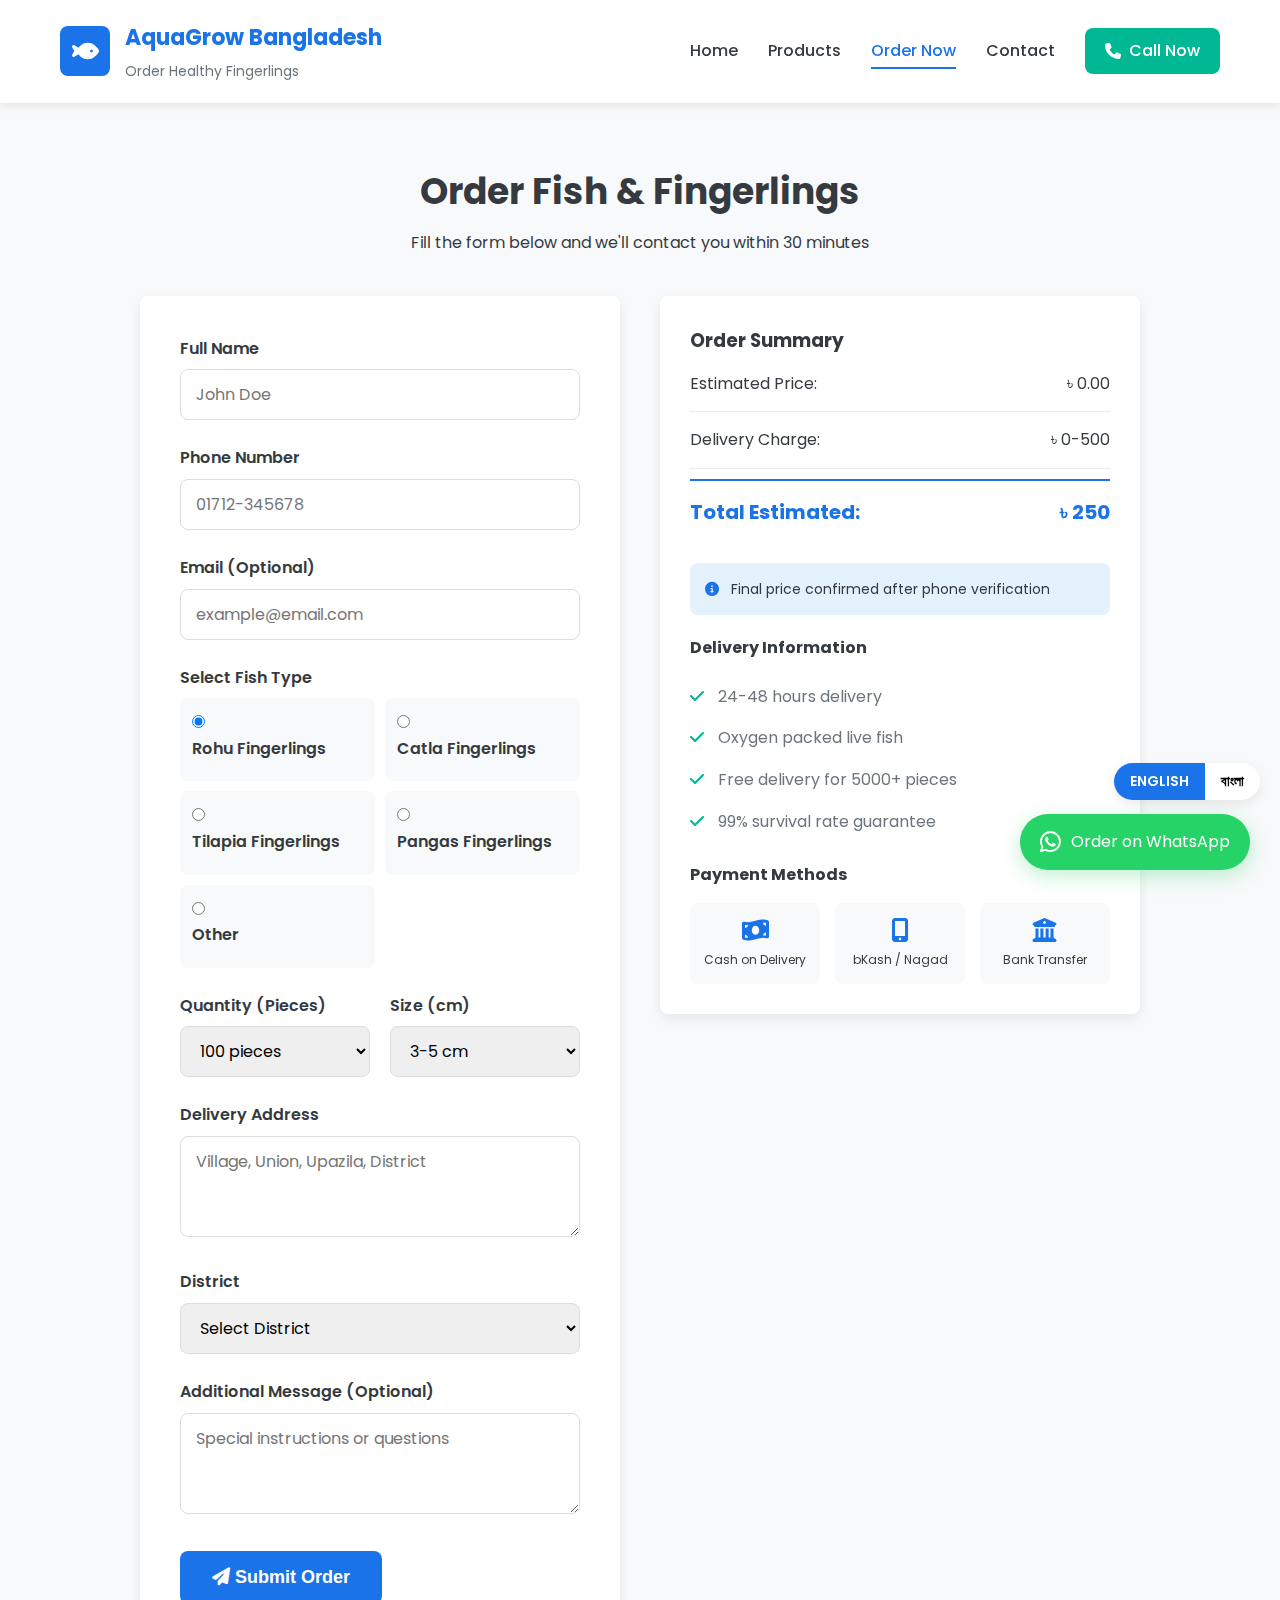
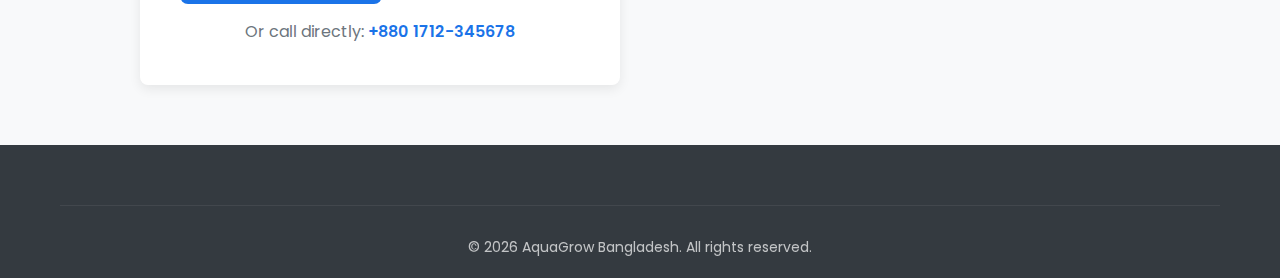
<file: order.html>
<!DOCTYPE html>
<html lang="en" dir="ltr">
<head>
    <meta charset="UTF-8">
    <meta name="viewport" content="width=device-width, initial-scale=1.0">
    <title>Order Fingerlings | AquaGrow Bangladesh</title>
    <link rel="stylesheet" href="css/style.css">
    <link rel="stylesheet" href="https://cdnjs.cloudflare.com/ajax/libs/font-awesome/6.4.0/css/all.min.css">
    <link rel="preconnect" href="https://fonts.googleapis.com">
    <link rel="preconnect" href="https://fonts.gstatic.com" crossorigin>
    <link href="https://fonts.googleapis.com/css2?family=Poppins:wght@300;400;500;600;700&family=Noto+Sans+Bengali:wght@400;500;600&display=swap" rel="stylesheet">
</head>
<body class="lang-en">
    <!-- Same header as index.html -->
    <div class="language-switcher">
        <button class="lang-btn active" data-lang="en">ENGLISH</button>
        <button class="lang-btn" data-lang="bn">বাংলা</button>
    </div>

    <a href="https://wa.me/8801712345678?text=I%20want%20to%20order%20fingerlings" class="whatsapp-float" target="_blank">
        <i class="fab fa-whatsapp"></i>
        <span>Order on WhatsApp</span>
    </a>

    <header class="header">
        <div class="container">
            <nav class="navbar">
                <div class="logo">
                    <div style="width: 50px; height: 50px; background: var(--primary-blue); border-radius: 8px; display: flex; align-items: center; justify-content: center; color: white; font-size: 24px;">
                        <i class="fas fa-fish"></i>
                    </div>
                    <div>
                        <h1 class="en-text">AquaGrow Bangladesh</h1>
                        <h1 class="bn-text">অ্যাকুয়াগ্রো বাংলাদেশ</h1>
                        <p class="tagline en-text">Order Healthy Fingerlings</p>
                        <p class="tagline bn-text">স্বাস্থ্যকর পোনা অর্ডার করুন</p>
                    </div>
                </div>
                
                <div class="nav-links">
                    <a href="index.html" class="en-text">Home</a>
                    <a href="index.html" class="bn-text">হোম</a>
                    
                    <a href="products.html" class="en-text">Products</a>
                    <a href="products.html" class="bn-text">পণ্য</a>
                    
                    <a href="order.html" class="active en-text">Order Now</a>
                    <a href="order.html" class="active bn-text">অর্ডার করুন</a>
                    
                    <a href="contact.html" class="en-text">Contact</a>
                    <a href="contact.html" class="bn-text">যোগাযোগ</a>
                    
                    <a href="tel:+8801712345678" class="call-btn">
                        <i class="fas fa-phone"></i>
                        <span class="en-text">Call Now</span>
                        <span class="bn-text">কল করুন</span>
                    </a>
                </div>
                
                <button class="menu-toggle">
                    <i class="fas fa-bars"></i>
                </button>
            </nav>
        </div>
    </header>

    <!-- Order Form Section -->
    <section class="order-form-section">
        <div class="container">
            <div class="order-header">
                <h1 class="en-text">Order Fish & Fingerlings</h1>
                <h1 class="bn-text">মাছ ও পোনা অর্ডার করুন</h1>
                <p class="en-text">Fill the form below and we'll contact you within 30 minutes</p>
                <p class="bn-text">নিচের ফর্মটি পূরণ করুন, আমরা ৩০ মিনিটের মধ্যে আপনার সাথে যোগাযোগ করব</p>
            </div>
            
            <div class="order-container">
                <div class="order-form">
                    <form id="orderForm">
                        <div class="form-group">
                            <label for="name" class="en-text">Full Name</label>
                            <label for="name" class="bn-text">পুরো নাম</label>
                            <input type="text" id="name" name="name" required placeholder="John Doe">
                        </div>
                        
                        <div class="form-group">
                            <label for="phone" class="en-text">Phone Number</label>
                            <label for="phone" class="bn-text">ফোন নম্বর</label>
                            <input type="tel" id="phone" name="phone" required placeholder="01712-345678">
                        </div>
                        
                        <div class="form-group">
                            <label for="email" class="en-text">Email (Optional)</label>
                            <label for="email" class="bn-text">ইমেইল (ঐচ্ছিক)</label>
                            <input type="email" id="email" name="email" placeholder="example@email.com">
                        </div>
                        
                        <div class="form-group">
                            <label class="en-text">Select Fish Type</label>
                            <label class="bn-text">মাছের প্রকার নির্বাচন করুন</label>
                            <div class="fish-options">
                                <div class="fish-option">
                                    <input type="radio" id="rohu" name="fishType" value="Rohu Fingerlings" checked>
                                    <label for="rohu" class="en-text">Rohu Fingerlings</label>
                                    <label for="rohu" class="bn-text">রুই পোনা</label>
                                </div>
                                <div class="fish-option">
                                    <input type="radio" id="catla" name="fishType" value="Catla Fingerlings">
                                    <label for="catla" class="en-text">Catla Fingerlings</label>
                                    <label for="catla" class="bn-text">কাতলা পোনা</label>
                                </div>
                                <div class="fish-option">
                                    <input type="radio" id="tilapia" name="fishType" value="Tilapia Fingerlings">
                                    <label for="tilapia" class="en-text">Tilapia Fingerlings</label>
                                    <label for="tilapia" class="bn-text">তেলাপিয়া পোনা</label>
                                </div>
                                <div class="fish-option">
                                    <input type="radio" id="pangas" name="fishType" value="Pangas Fingerlings">
                                    <label for="pangas" class="en-text">Pangas Fingerlings</label>
                                    <label for="pangas" class="bn-text">পাঙ্গাস পোনা</label>
                                </div>
                                <div class="fish-option">
                                    <input type="radio" id="other" name="fishType" value="Other">
                                    <label for="other" class="en-text">Other</label>
                                    <label for="other" class="bn-text">অন্যান্য</label>
                                </div>
                            </div>
                        </div>
                        
                        <div class="form-row">
                            <div class="form-group">
                                <label for="quantity" class="en-text">Quantity (Pieces)</label>
                                <label for="quantity" class="bn-text">পরিমাণ (টুকরা)</label>
                                <select id="quantity" name="quantity" required>
                                    <option value="100">100 pieces</option>
                                    <option value="500">500 pieces</option>
                                    <option value="1000">1,000 pieces</option>
                                    <option value="5000">5,000 pieces</option>
                                    <option value="10000">10,000 pieces</option>
                                    <option value="50000">50,000 pieces</option>
                                    <option value="100000">1,00,000 pieces</option>
                                    <option value="custom">Custom Amount</option>
                                </select>
                            </div>
                            
                            <div class="form-group">
                                <label for="size" class="en-text">Size (cm)</label>
                                <label for="size" class="bn-text">সাইজ (সেমি)</label>
                                <select id="size" name="size" required>
                                    <option value="3-5">3-5 cm</option>
                                    <option value="5-8">5-8 cm</option>
                                    <option value="8-12">8-12 cm</option>
                                    <option value="12+">12+ cm</option>
                                </select>
                            </div>
                        </div>
                        
                        <div class="form-group">
                            <label for="address" class="en-text">Delivery Address</label>
                            <label for="address" class="bn-text">ডেলিভারি ঠিকানা</label>
                            <textarea id="address" name="address" rows="3" required placeholder="Village, Union, Upazila, District"></textarea>
                        </div>
                        
                        <div class="form-group">
                            <label for="district" class="en-text">District</label>
                            <label for="district" class="bn-text">জেলা</label>
                            <select id="district" name="district" required>
                                <option value="">Select District</option>
                                <option value="Natore">Natore</option>
                                <option value="Rajshahi">Rajshahi</option>
                                <option value="Pabna">Pabna</option>
                                <option value="Bogura">Bogura</option>
                                <option value="Sirajganj">Sirajganj</option>
                                <option value="Naogaon">Naogaon</option>
                                <option value="Other">Other District</option>
                            </select>
                        </div>
                        
                        <div class="form-group">
                            <label for="message" class="en-text">Additional Message (Optional)</label>
                            <label for="message" class="bn-text">অতিরিক্ত বার্তা (ঐচ্ছিক)</label>
                            <textarea id="message" name="message" rows="3" placeholder="Special instructions or questions"></textarea>
                        </div>
                        
                        <div class="form-submit">
                            <button type="submit" class="btn-primary btn-large en-text">
                                <i class="fas fa-paper-plane"></i> Submit Order
                            </button>
                            <button type="submit" class="btn-primary btn-large bn-text">
                                <i class="fas fa-paper-plane"></i> অর্ডার সাবমিট করুন
                            </button>
                            
                            <p class="en-text">Or call directly: <a href="tel:+8801712345678">+880 1712-345678</a></p>
                            <p class="bn-text">অথবা সরাসরি কল করুন: <a href="tel:+8801712345678">+৮৮০ ১৭১২-৩৪৫৬৭৮</a></p>
                        </div>
                    </form>
                </div>
                
                <div class="order-summary">
                    <div class="summary-card">
                        <h3 class="en-text">Order Summary</h3>
                        <h3 class="bn-text">অর্ডার সারসংক্ষেপ</h3>
                        
                        <div class="summary-item">
                            <span class="en-text">Estimated Price:</span>
                            <span class="bn-text">আনুমানিক মূল্য:</span>
                            <span class="price">৳ 0.00</span>
                        </div>
                        
                        <div class="summary-item">
                            <span class="en-text">Delivery Charge:</span>
                            <span class="bn-text">ডেলিভারি চার্জ:</span>
                            <span class="price">৳ 0-500</span>
                        </div>
                        
                        <div class="summary-item total">
                            <span class="en-text">Total Estimated:</span>
                            <span class="bn-text">মোট আনুমানিক:</span>
                            <span class="price">৳ 0.00</span>
                        </div>
                        
                        <div class="summary-note">
                            <p class="en-text"><i class="fas fa-info-circle"></i> Final price confirmed after phone verification</p>
                            <p class="bn-text"><i class="fas fa-info-circle"></i> চূড়ান্ত মূল্য ফোনে যাচাই করার পরে নিশ্চিত করা হবে</p>
                        </div>
                        
                        <div class="delivery-info">
                            <h4 class="en-text">Delivery Information</h4>
                            <h4 class="bn-text">ডেলিভারি তথ্য</h4>
                            <ul>
                                <li class="en-text"><i class="fas fa-check"></i> 24-48 hours delivery</li>
                                <li class="bn-text"><i class="fas fa-check"></i> ২৪-৪৮ ঘন্টার মধ্যে ডেলিভারি</li>
                                <li class="en-text"><i class="fas fa-check"></i> Oxygen packed live fish</li>
                                <li class="bn-text"><i class="fas fa-check"></i> অক্সিজেন প্যাকেটে জীবন্ত মাছ</li>
                                <li class="en-text"><i class="fas fa-check"></i> Free delivery for 5000+ pieces</li>
                                <li class="bn-text"><i class="fas fa-check"></i> ৫০০০+ টুকরার জন্য বিনামূল্যে ডেলিভারি</li>
                                <li class="en-text"><i class="fas fa-check"></i> 99% survival rate guarantee</li>
                                <li class="bn-text"><i class="fas fa-check"></i> ৯৯% বেঁচে থাকার হার গ্যারান্টি</li>
                            </ul>
                        </div>
                        
                        <div class="payment-methods">
                            <h4 class="en-text">Payment Methods</h4>
                            <h4 class="bn-text">পেমেন্ট পদ্ধতি</h4>
                            <div class="payment-icons">
                                <div class="payment-icon">
                                    <i class="fas fa-money-bill-wave"></i>
                                    <span class="en-text">Cash on Delivery</span>
                                    <span class="bn-text">ক্যাশ অন ডেলিভারি</span>
                                </div>
                                <div class="payment-icon">
                                    <i class="fas fa-mobile-alt"></i>
                                    <span class="en-text">bKash / Nagad</span>
                                    <span class="bn-text">বিকাশ / নগদ</span>
                                </div>
                                <div class="payment-icon">
                                    <i class="fas fa-university"></i>
                                    <span class="en-text">Bank Transfer</span>
                                    <span class="bn-text">ব্যাংক ট্রান্সফার</span>
                                </div>
                            </div>
                        </div>
                    </div>
                </div>
            </div>
        </div>
    </section>

    <!-- Footer (same as index.html) -->
    <footer class="footer">
        <div class="container">
            <!-- Same footer content as index.html -->
            <div class="footer-bottom">
                <p class="en-text">© <span class="current-year">2023</span> AquaGrow Bangladesh. All rights reserved.</p>
                <p class="bn-text">© <span class="current-year">২০২৩</span> অ্যাকুয়াগ্রো বাংলাদেশ। সর্বস্বত্ব সংরক্ষিত।</p>
            </div>
        </div>
    </footer>

    <!-- Add CSS for order form -->
    <style>
        .order-form-section {
            padding: 60px 0;
            background: var(--light-gray);
            min-height: calc(100vh - 400px);
        }
        
        .order-header {
            text-align: center;
            margin-bottom: 40px;
        }
        
        .order-header h1 {
            font-size: 36px;
            color: var(--dark);
            margin-bottom: 10px;
        }
        
        .order-container {
            display: grid;
            grid-template-columns: 1fr 1fr;
            gap: 40px;
            max-width: 1000px;
            margin: 0 auto;
        }
        
        .order-form {
            background: var(--white);
            padding: 40px;
            border-radius: var(--radius);
            box-shadow: var(--shadow);
        }
        
        .form-group {
            margin-bottom: 25px;
        }
        
        .form-group label {
            display: block;
            margin-bottom: 8px;
            font-weight: 600;
            color: var(--dark);
        }
        
        .form-group input,
        .form-group select,
        .form-group textarea {
            width: 100%;
            padding: 12px 15px;
            border: 1px solid #ddd;
            border-radius: var(--radius);
            font-family: 'Poppins', sans-serif;
            font-size: 16px;
            transition: var(--transition);
        }
        
        .form-group input:focus,
        .form-group select:focus,
        .form-group textarea:focus {
            outline: none;
            border-color: var(--primary-blue);
            box-shadow: 0 0 0 3px rgba(26, 115, 232, 0.1);
        }
        
        .form-row {
            display: grid;
            grid-template-columns: 1fr 1fr;
            gap: 20px;
        }
        
        .fish-options {
            display: grid;
            grid-template-columns: repeat(auto-fill, minmax(150px, 1fr));
            gap: 10px;
        }
        
        .fish-option {
            background: var(--light-gray);
            padding: 12px;
            border-radius: var(--radius);
            cursor: pointer;
            transition: var(--transition);
        }
        
        .fish-option:hover {
            background: #e3f2fd;
        }
        
        .fish-option input {
            width: auto;
            margin-right: 8px;
        }
        
        .form-submit {
            margin-top: 30px;
            text-align: center;
        }
        
        .form-submit p {
            margin-top: 15px;
            color: var(--gray);
        }
        
        .form-submit a {
            color: var(--primary-blue);
            text-decoration: none;
            font-weight: 600;
        }
        
        .summary-card {
            background: var(--white);
            padding: 30px;
            border-radius: var(--radius);
            box-shadow: var(--shadow);
            position: sticky;
            top: 100px;
        }
        
        .summary-item {
            display: flex;
            justify-content: space-between;
            padding: 15px 0;
            border-bottom: 1px solid #eee;
        }
        
        .summary-item.total {
            border-top: 2px solid var(--primary-blue);
            border-bottom: none;
            font-size: 20px;
            font-weight: 700;
            color: var(--primary-blue);
            margin-top: 10px;
        }
        
        .summary-note {
            background: #e3f2fd;
            padding: 15px;
            border-radius: var(--radius);
            margin: 20px 0;
            font-size: 14px;
        }
        
        .summary-note i {
            color: var(--primary-blue);
            margin-right: 8px;
        }
        
        .delivery-info ul {
            list-style: none;
            margin-top: 15px;
        }
        
        .delivery-info li {
            padding: 8px 0;
            color: var(--gray);
        }
        
        .delivery-info i {
            color: var(--aqua-green);
            margin-right: 10px;
        }
        
        .payment-icons {
            display: grid;
            grid-template-columns: repeat(3, 1fr);
            gap: 15px;
            margin-top: 15px;
        }
        
        .payment-icon {
            text-align: center;
            padding: 15px 10px;
            background: var(--light-gray);
            border-radius: var(--radius);
        }
        
        .payment-icon i {
            font-size: 24px;
            color: var(--primary-blue);
            display: block;
            margin-bottom: 8px;
        }
        
        .payment-icon span {
            font-size: 12px;
            display: block;
        }
        
        @media (max-width: 768px) {
            .order-container {
                grid-template-columns: 1fr;
            }
            
            .form-row {
                grid-template-columns: 1fr;
            }
            
            .fish-options {
                grid-template-columns: 1fr;
            }
        }
    </style>

    <script src="js/main.js"></script>
    <script src="js/language-toggle.js"></script>
    <script>
        // Price calculator for order form
        document.addEventListener('DOMContentLoaded', function() {
            const quantitySelect = document.getElementById('quantity');
            const sizeSelect = document.getElementById('size');
            const fishTypeRadios = document.querySelectorAll('input[name="fishType"]');
            const priceElement = document.querySelector('.summary-item.total .price');
            
            const prices = {
                'Rohu Fingerlings': { '3-5': 2.5, '5-8': 3.0, '8-12': 4.0, '12+': 5.0 },
                'Catla Fingerlings': { '3-5': 3.0, '5-8': 3.5, '8-12': 4.5, '12+': 6.0 },
                'Tilapia Fingerlings': { '3-5': 1.5, '5-8': 2.0, '8-12': 2.5, '12+': 3.5 },
                'Pangas Fingerlings': { '3-5': 2.0, '5-8': 2.5, '8-12': 3.5, '12+': 4.5 },
                'Other': { '3-5': 2.0, '5-8': 2.5, '8-12': 3.5, '12+': 4.5 }
            };
            
            function calculatePrice() {
                const fishType = document.querySelector('input[name="fishType"]:checked').value;
                const quantity = parseInt(quantitySelect.value);
                const size = sizeSelect.value;
                
                const unitPrice = prices[fishType][size] || 2.5;
                const totalPrice = unitPrice * quantity;
                
                // Format with Bengali numerals if needed
                const formattedPrice = formatPrice(totalPrice);
                priceElement.textContent = `৳ ${formattedPrice}`;
                
                // Update estimated price
                document.querySelector('.summary-item:first-child .price').textContent = `৳ ${formatPrice(totalPrice)}`;
            }
            
            function formatPrice(price) {
                // If in Bangla mode, convert to Bengali numerals
                if (document.body.classList.contains('lang-bn')) {
                    const bengaliNumerals = ['০', '১', '২', '৩', '৪', '৫', '৬', '৭', '৮', '৯'];
                    return price.toLocaleString('en-US').replace(/\d/g, d => bengaliNumerals[d]);
                }
                return price.toLocaleString('en-US');
            }
            
            // Add event listeners
            quantitySelect.addEventListener('change', calculatePrice);
            sizeSelect.addEventListener('change', calculatePrice);
            fishTypeRadios.forEach(radio => {
                radio.addEventListener('change', calculatePrice);
            });
            
            // Initial calculation
            calculatePrice();
        });
    </script>
</body>
</html>
</file>
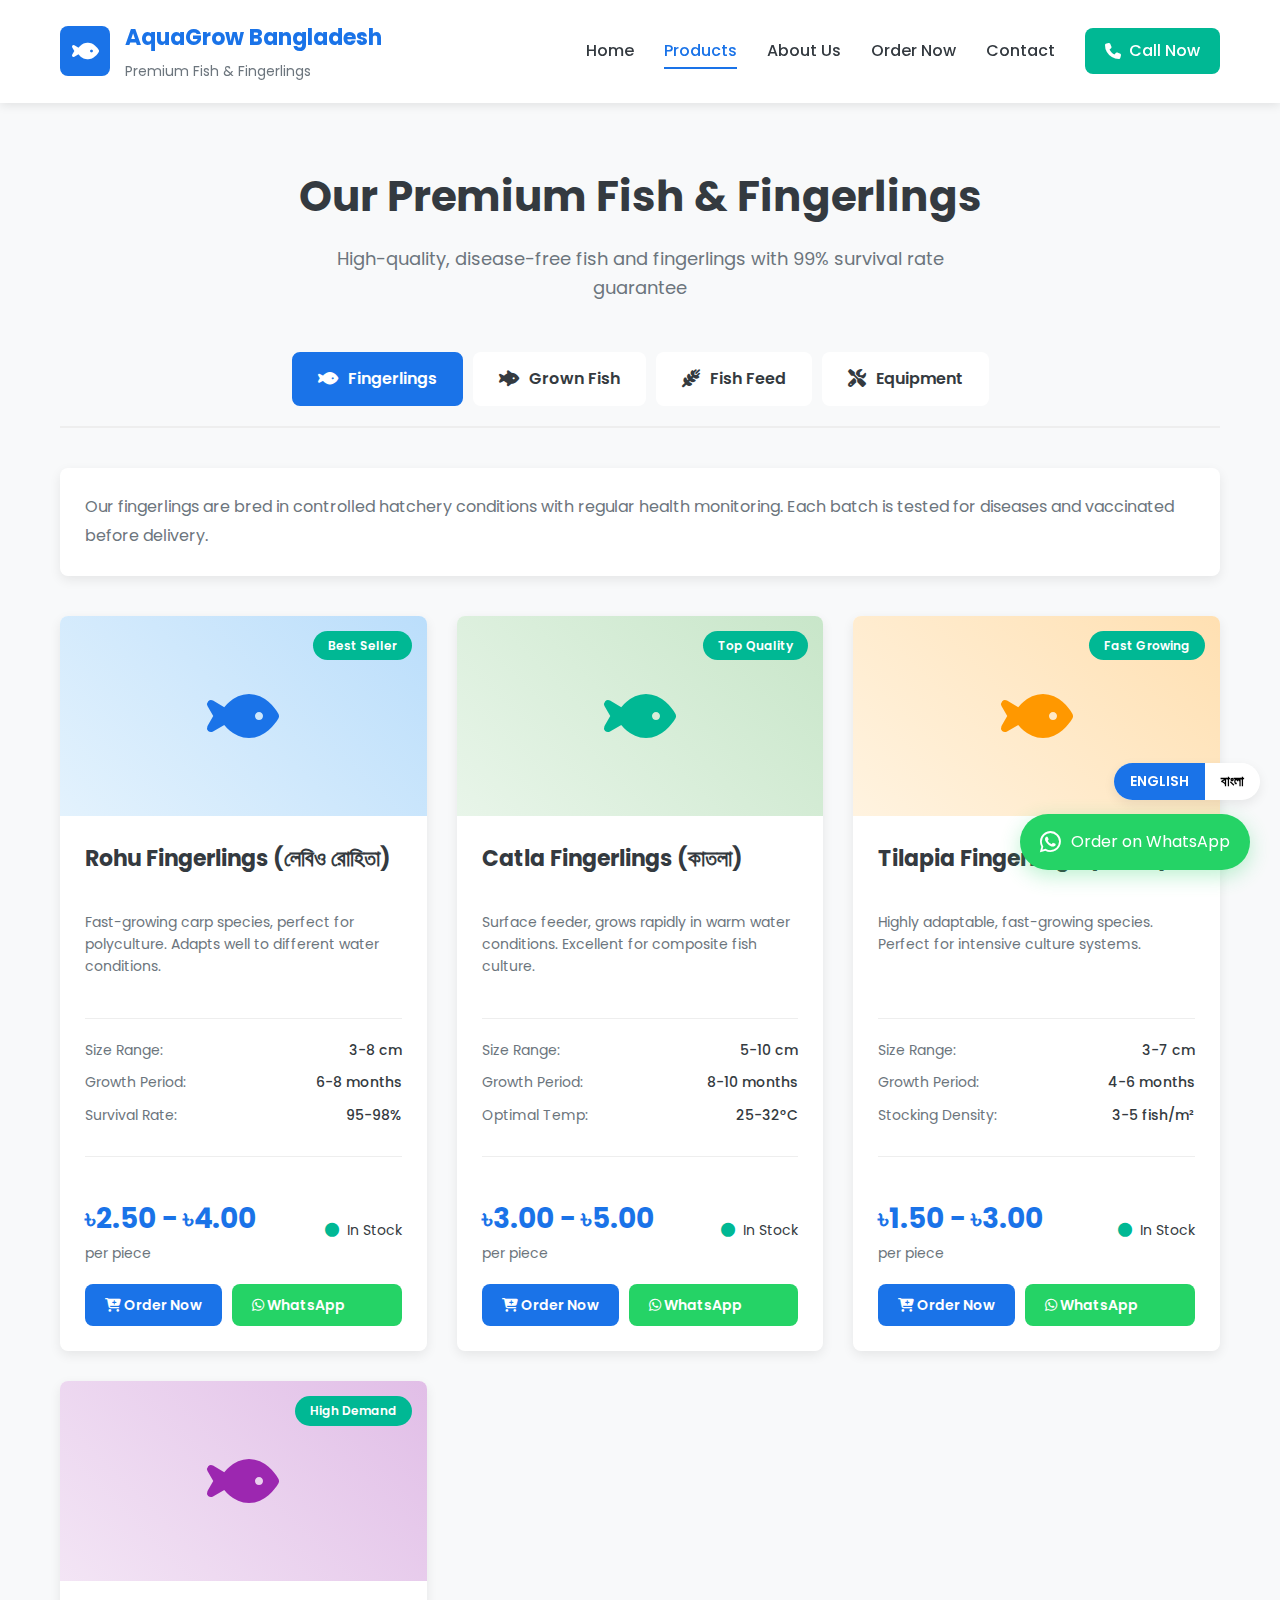
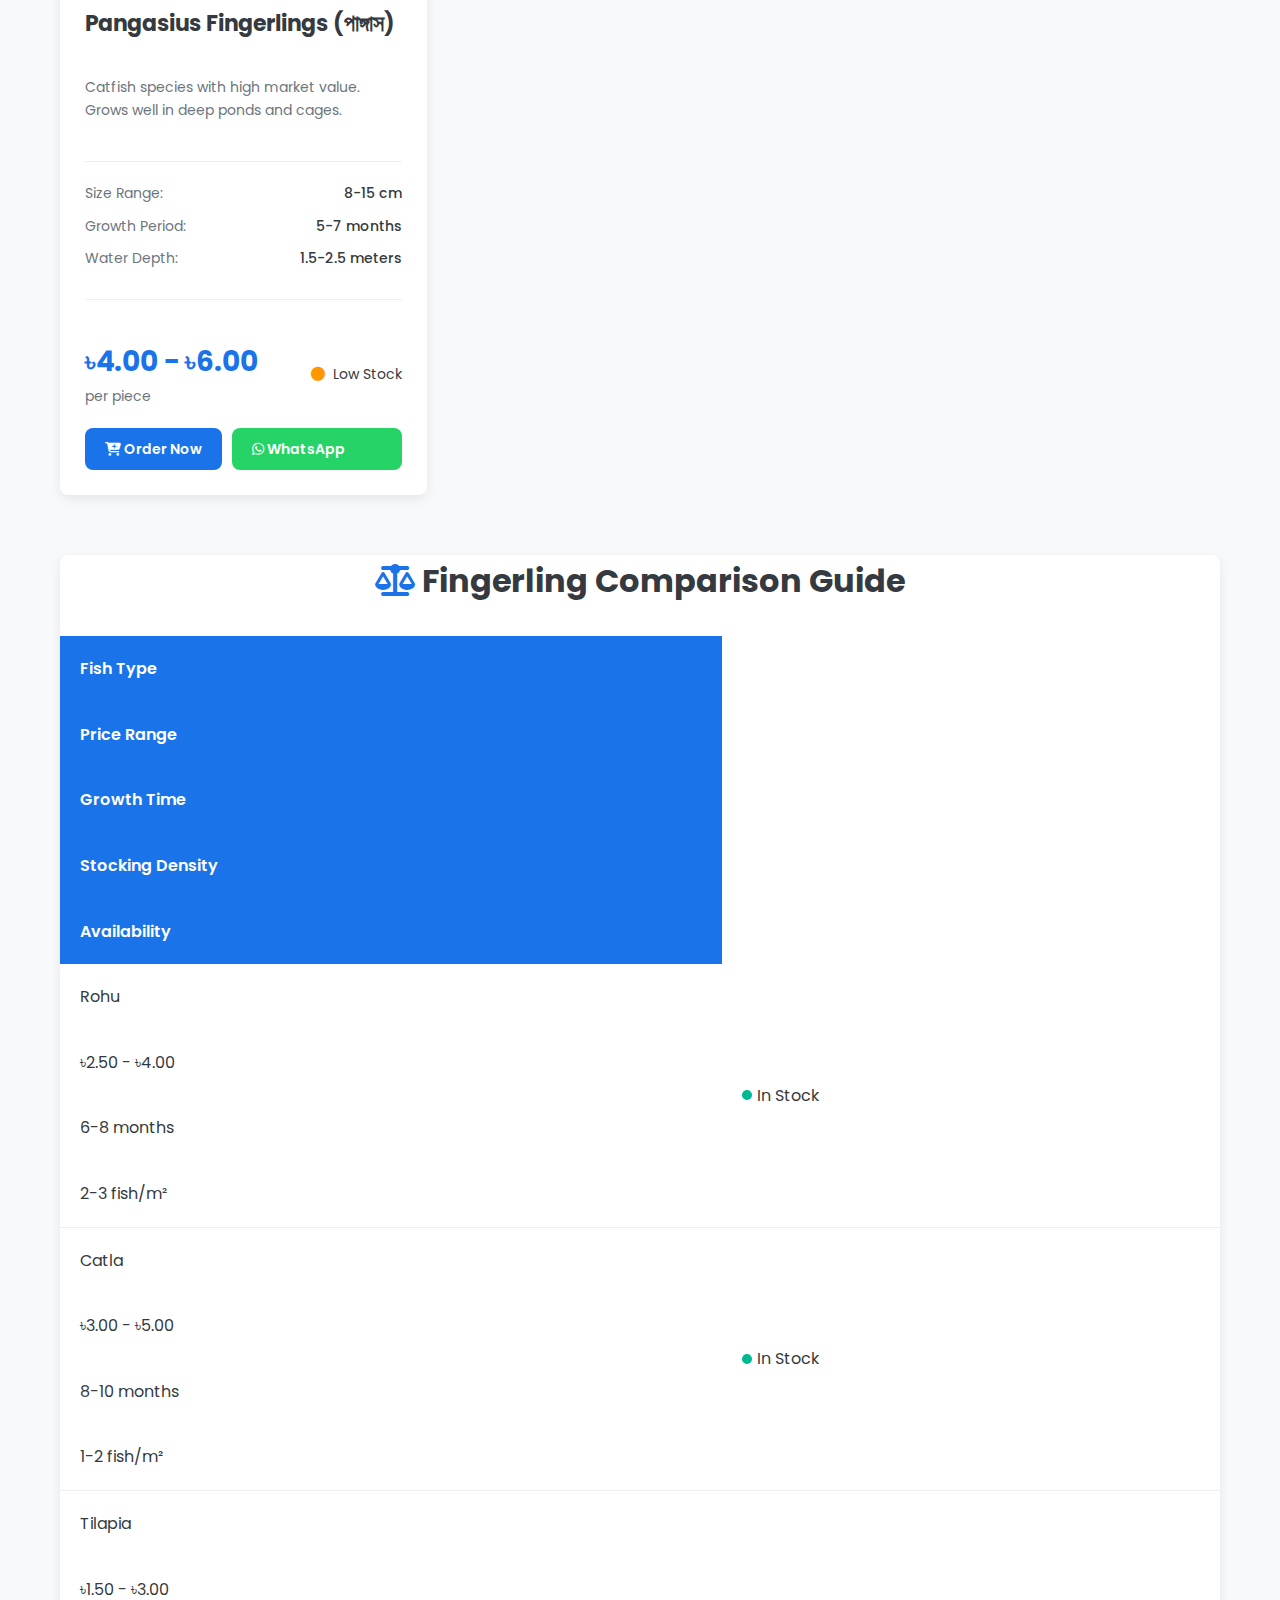
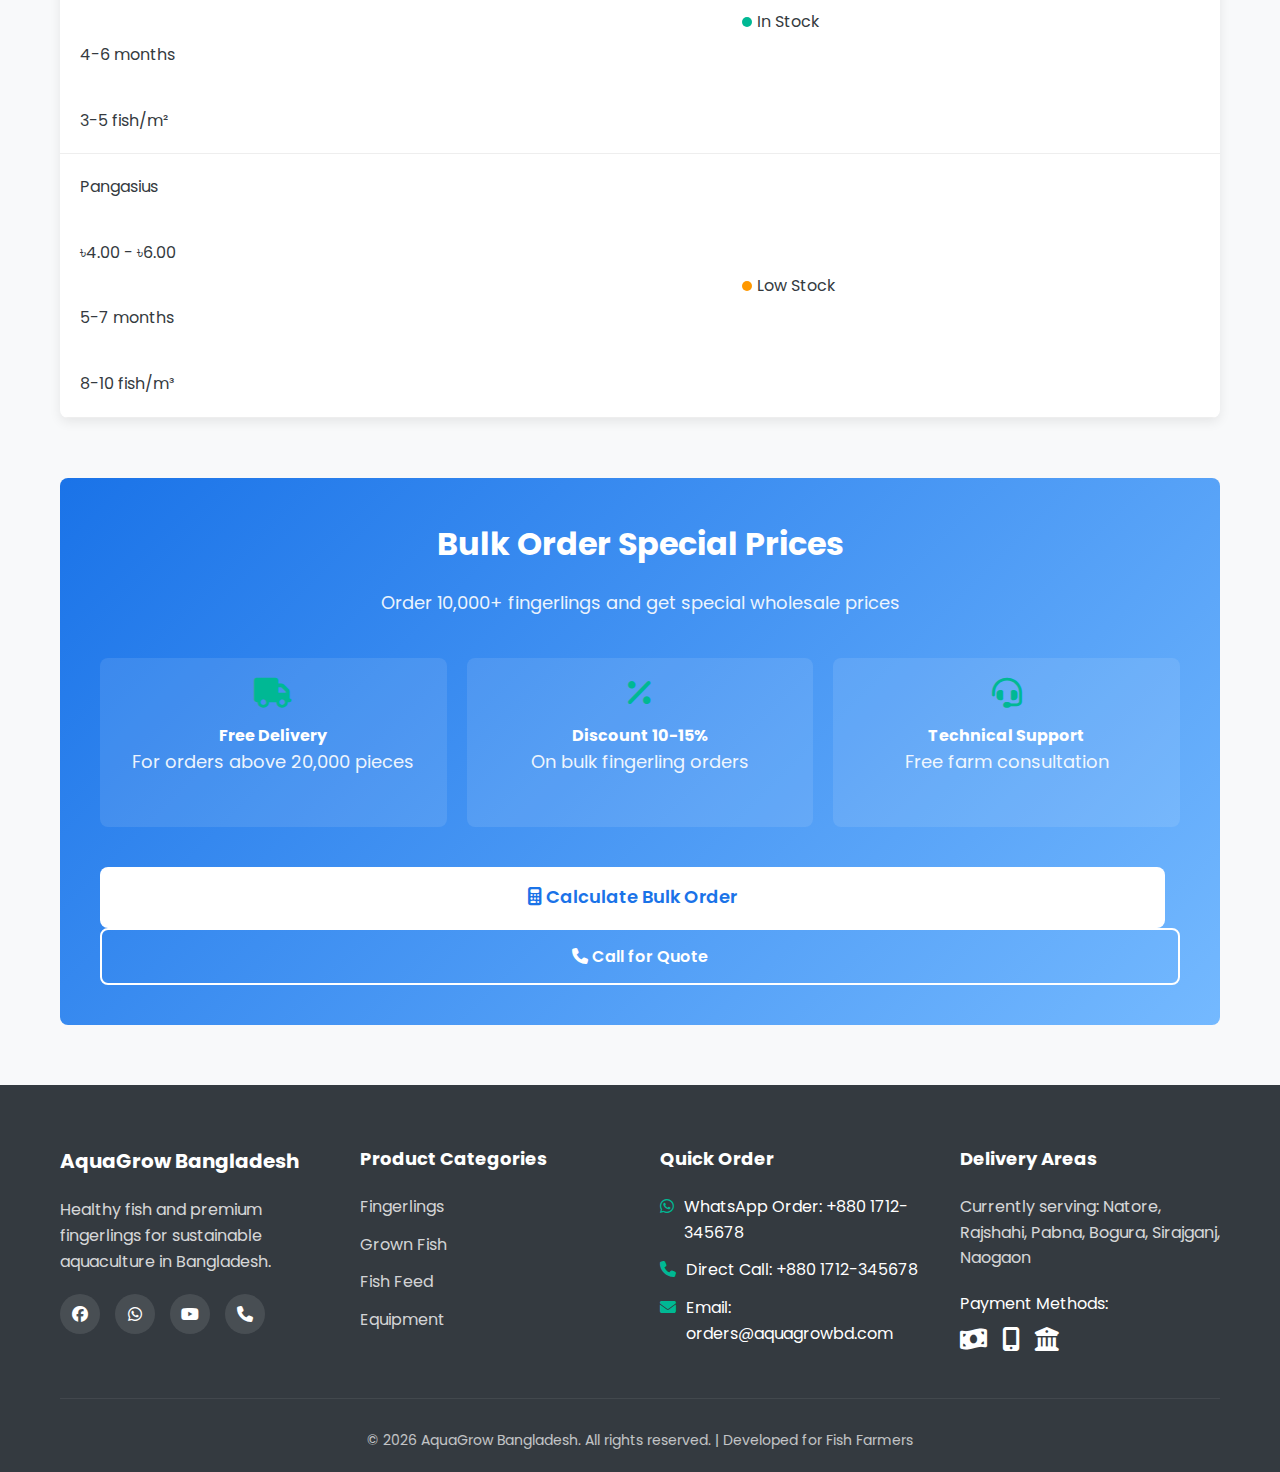
<file: products.html>
<!DOCTYPE html>
<html lang="en" dir="ltr">
<head>
    <meta charset="UTF-8">
    <meta name="viewport" content="width=device-width, initial-scale=1.0">
    <title>Our Products | AquaGrow Bangladesh</title>
    <link rel="stylesheet" href="css/style.css">
    <link rel="stylesheet" href="https://cdnjs.cloudflare.com/ajax/libs/font-awesome/6.4.0/css/all.min.css">
    <link rel="preconnect" href="https://fonts.googleapis.com">
    <link rel="preconnect" href="https://fonts.gstatic.com" crossorigin>
    <link href="https://fonts.googleapis.com/css2?family=Poppins:wght@300;400;500;600;700&family=Noto+Sans+Bengali:wght@400;500;600&display=swap" rel="stylesheet">
    <style>
        /* Products Page Specific Styles */
        .products-page {
            padding: 60px 0;
            background: var(--light-gray);
        }
        
        .page-header {
            text-align: center;
            margin-bottom: 50px;
        }
        
        .page-header h1 {
            font-size: 42px;
            color: var(--dark);
            margin-bottom: 15px;
        }
        
        .page-header p {
            font-size: 18px;
            color: var(--gray);
            max-width: 700px;
            margin: 0 auto 30px;
        }
        
        .category-tabs {
            display: flex;
            justify-content: center;
            flex-wrap: wrap;
            gap: 10px;
            margin-bottom: 40px;
            border-bottom: 2px solid #eee;
            padding-bottom: 20px;
        }
        
        .category-tab {
            padding: 12px 24px;
            background: var(--white);
            border: 2px solid transparent;
            border-radius: var(--radius);
            cursor: pointer;
            font-weight: 600;
            transition: var(--transition);
            display: flex;
            align-items: center;
            gap: 10px;
        }
        
        .category-tab.active {
            background: var(--primary-blue);
            color: var(--white);
            border-color: var(--primary-blue);
        }
        
        .category-tab:hover:not(.active) {
            border-color: var(--primary-blue);
            color: var(--primary-blue);
        }
        
        .category-icon {
            font-size: 18px;
        }
        
        .category-section {
            display: none;
            animation: fadeIn 0.5s ease;
        }
        
        .category-section.active {
            display: block;
        }
        
        @keyframes fadeIn {
            from { opacity: 0; transform: translateY(20px); }
            to { opacity: 1; transform: translateY(0); }
        }
        
        .section-title {
            font-size: 32px;
            margin-bottom: 30px;
            color: var(--dark);
            display: flex;
            align-items: center;
            gap: 15px;
        }
        
        .section-title i {
            color: var(--primary-blue);
        }
        
        .category-description {
            background: var(--white);
            padding: 25px;
            border-radius: var(--radius);
            margin-bottom: 40px;
            box-shadow: var(--shadow);
        }
        
        .category-description p {
            font-size: 16px;
            color: var(--gray);
            line-height: 1.8;
        }
        
        .products-grid {
            display: grid;
            grid-template-columns: repeat(auto-fill, minmax(300px, 1fr));
            gap: 30px;
            margin-bottom: 60px;
        }
        
        .product-card-detailed {
            background: var(--white);
            border-radius: var(--radius);
            overflow: hidden;
            box-shadow: var(--shadow);
            transition: var(--transition);
            height: 100%;
            display: flex;
            flex-direction: column;
        }
        
        .product-card-detailed:hover {
            transform: translateY(-10px);
            box-shadow: 0 20px 40px rgba(0, 0, 0, 0.1);
        }
        
        .product-img-detailed {
            height: 200px;
            overflow: hidden;
            position: relative;
        }
        
        .product-img-detailed img {
            width: 100%;
            height: 100%;
            object-fit: cover;
            transition: var(--transition);
        }
        
        .product-card-detailed:hover .product-img-detailed img {
            transform: scale(1.1);
        }
        
        .product-badge {
            position: absolute;
            top: 15px;
            right: 15px;
            background: var(--aqua-green);
            color: var(--white);
            padding: 5px 15px;
            border-radius: 20px;
            font-size: 12px;
            font-weight: 600;
        }
        
        .product-content {
            padding: 25px;
            flex-grow: 1;
            display: flex;
            flex-direction: column;
        }
        
        .product-title {
            font-size: 22px;
            color: var(--dark);
            margin-bottom: 10px;
            min-height: 60px;
        }
        
        .product-description {
            color: var(--gray);
            margin-bottom: 20px;
            font-size: 14px;
            line-height: 1.6;
            flex-grow: 1;
        }
        
        .product-specs-detailed {
            margin: 20px 0;
            padding: 20px 0;
            border-top: 1px solid #eee;
            border-bottom: 1px solid #eee;
        }
        
        .spec-item {
            display: flex;
            justify-content: space-between;
            margin-bottom: 10px;
            font-size: 14px;
        }
        
        .spec-label {
            color: var(--gray);
        }
        
        .spec-value {
            color: var(--dark);
            font-weight: 500;
        }
        
        .product-price-detailed {
            display: flex;
            justify-content: space-between;
            align-items: center;
            margin-top: auto;
            padding-top: 20px;
        }
        
        .price-main {
            font-size: 28px;
            font-weight: 700;
            color: var(--primary-blue);
        }
        
        .price-unit {
            font-size: 14px;
            color: var(--gray);
        }
        
        .stock-status {
            display: flex;
            align-items: center;
            gap: 8px;
            font-size: 14px;
        }
        
        .stock-in {
            color: var(--aqua-green);
        }
        
        .stock-low {
            color: #ff9800;
        }
        
        .stock-out {
            color: #f44336;
        }
        
        .product-actions {
            display: flex;
            gap: 10px;
            margin-top: 20px;
        }
        
        .btn-whatsapp {
            background: #25D366;
            color: white;
            flex: 1;
        }
        
        .btn-whatsapp:hover {
            background: #1da851;
        }
        
        .btn-details {
            background: var(--light-gray);
            color: var(--dark);
            flex: 1;
        }
        
        .btn-details:hover {
            background: #e0e0e0;
        }
        
        .comparison-table {
            background: var(--white);
            border-radius: var(--radius);
            overflow: hidden;
            box-shadow: var(--shadow);
            margin-top: 60px;
        }
        
        .table-responsive {
            overflow-x: auto;
        }
        
        table {
            width: 100%;
            border-collapse: collapse;
        }
        
        thead {
            background: var(--primary-blue);
            color: var(--white);
        }
        
        th {
            padding: 20px;
            text-align: left;
            font-weight: 600;
        }
        
        tbody tr {
            border-bottom: 1px solid #eee;
        }
        
        tbody tr:hover {
            background: #f8f9fa;
        }
        
        td {
            padding: 20px;
        }
        
        .availability-indicator {
            display: inline-flex;
            align-items: center;
            gap: 5px;
        }
        
        .indicator {
            width: 10px;
            height: 10px;
            border-radius: 50%;
            display: inline-block;
        }
        
        .indicator.in-stock {
            background: var(--aqua-green);
        }
        
        .indicator.low-stock {
            background: #ff9800;
        }
        
        .indicator.out-stock {
            background: #f44336;
        }
        
        .bulk-order {
            background: linear-gradient(135deg, var(--primary-blue), var(--light-blue));
            color: var(--white);
            padding: 40px;
            border-radius: var(--radius);
            margin-top: 60px;
            text-align: center;
        }
        
        .bulk-order h2 {
            font-size: 32px;
            margin-bottom: 20px;
        }
        
        .bulk-order p {
            font-size: 18px;
            margin-bottom: 30px;
            opacity: 0.9;
        }
        
        .bulk-benefits {
            display: grid;
            grid-template-columns: repeat(auto-fit, minmax(250px, 1fr));
            gap: 20px;
            margin: 40px 0;
        }
        
        .bulk-benefit {
            background: rgba(255, 255, 255, 0.1);
            padding: 20px;
            border-radius: var(--radius);
        }
        
        .bulk-benefit i {
            font-size: 30px;
            margin-bottom: 15px;
            color: var(--aqua-green);
        }
        
        /* Responsive Design */
        @media (max-width: 768px) {
            .page-header h1 {
                font-size: 32px;
            }
            
            .category-tabs {
                justify-content: flex-start;
                overflow-x: auto;
                padding-bottom: 10px;
            }
            
            .category-tab {
                flex-shrink: 0;
            }
            
            .products-grid {
                grid-template-columns: 1fr;
            }
            
            .section-title {
                font-size: 26px;
            }
            
            .bulk-order {
                padding: 30px 20px;
            }
            
            .product-actions {
                flex-direction: column;
            }
            
            table {
                font-size: 14px;
            }
            
            th, td {
                padding: 12px 8px;
            }
        }
        
        @media (max-width: 480px) {
            .page-header h1 {
                font-size: 28px;
            }
            
            .price-main {
                font-size: 24px;
            }
            
            .product-title {
                font-size: 20px;
                min-height: auto;
            }
        }
    </style>
</head>
<body class="lang-en">
    <!-- Language Toggle -->
    <div class="language-switcher">
        <button class="lang-btn active" data-lang="en">ENGLISH</button>
        <button class="lang-btn" data-lang="bn">বাংলা</button>
    </div>

    <!-- WhatsApp Float Button -->
    <a href="https://wa.me/8801712345678?text=I%20want%20to%20order%20fingerlings" class="whatsapp-float" target="_blank">
        <i class="fab fa-whatsapp"></i>
        <span>Order on WhatsApp</span>
    </a>

    <!-- Header -->
    <header class="header">
        <div class="container">
            <nav class="navbar">
                <div class="logo">
                    <div style="width: 50px; height: 50px; background: var(--primary-blue); border-radius: 8px; display: flex; align-items: center; justify-content: center; color: white; font-size: 24px;">
                        <i class="fas fa-fish"></i>
                    </div>
                    <div>
                        <h1 class="en-text">AquaGrow Bangladesh</h1>
                        <h1 class="bn-text">অ্যাকুয়াগ্রো বাংলাদেশ</h1>
                        <p class="tagline en-text">Premium Fish & Fingerlings</p>
                        <p class="tagline bn-text">প্রিমিয়াম মাছ ও পোনা</p>
                    </div>
                </div>
                
                <div class="nav-links">
                    <a href="index.html" class="en-text">Home</a>
                    <a href="index.html" class="bn-text">হোম</a>
                    
                    <a href="products.html" class="active en-text">Products</a>
                    <a href="products.html" class="active bn-text">পণ্য</a>
                    
                    <a href="about.html" class="en-text">About Us</a>
                    <a href="about.html" class="bn-text">আমাদের সম্পর্কে</a>
                    
                    <a href="order.html" class="en-text">Order Now</a>
                    <a href="order.html" class="bn-text">অর্ডার করুন</a>
                    
                    <a href="contact.html" class="en-text">Contact</a>
                    <a href="contact.html" class="bn-text">যোগাযোগ</a>
                    
                    <a href="tel:+8801712345678" class="call-btn">
                        <i class="fas fa-phone"></i>
                        <span class="en-text">Call Now</span>
                        <span class="bn-text">কল করুন</span>
                    </a>
                </div>
                
                <button class="menu-toggle">
                    <i class="fas fa-bars"></i>
                </button>
            </nav>
        </div>
    </header>

    <!-- Products Page Content -->
    <section class="products-page">
        <div class="container">
            <!-- Page Header -->
            <div class="page-header">
                <h1 class="en-text">Our Premium Fish & Fingerlings</h1>
                <h1 class="bn-text">আমাদের প্রিমিয়াম মাছ ও পোনা</h1>
                <p class="en-text">High-quality, disease-free fish and fingerlings with 99% survival rate guarantee</p>
                <p class="bn-text">উচ্চমানের, রোগমুক্ত মাছ ও পোনা ৯৯% বেঁচে থাকার হার গ্যারান্টি সহ</p>
            </div>

            <!-- Category Tabs -->
            <div class="category-tabs">
                <div class="category-tab active" data-category="fingerlings">
                    <i class="fas fa-fish category-icon"></i>
                    <span class="en-text">Fingerlings</span>
                    <span class="bn-text">পোনা</span>
                </div>
                <div class="category-tab" data-category="grown-fish">
                    <i class="fas fa-fish-fins category-icon"></i>
                    <span class="en-text">Grown Fish</span>
                    <span class="bn-text">বড় মাছ</span>
                </div>
                <div class="category-tab" data-category="fish-feed">
                    <i class="fas fa-wheat-awn category-icon"></i>
                    <span class="en-text">Fish Feed</span>
                    <span class="bn-text">মাছের খাবার</span>
                </div>
                <div class="category-tab" data-category="equipment">
                    <i class="fas fa-tools category-icon"></i>
                    <span class="en-text">Equipment</span>
                    <span class="bn-text">সরঞ্জাম</span>
                </div>
            </div>

            <!-- Fingerlings Category -->
            <div class="category-section active" id="fingerlings">
                <div class="category-description">
                    <p class="en-text">Our fingerlings are bred in controlled hatchery conditions with regular health monitoring. Each batch is tested for diseases and vaccinated before delivery.</p>
                    <p class="bn-text">আমাদের পোনা নিয়ন্ত্রিত হ্যাচারি অবস্থায় জন্মানো হয় নিয়মিত স্বাস্থ্য পর্যবেক্ষণের মাধ্যমে। প্রতিটি ব্যাচ ডেলিভারির আগে রোগের জন্য পরীক্ষা করা হয় এবং টিকা দেওয়া হয়।</p>
                </div>

                <div class="products-grid">
                    <!-- Rohu Fingerlings -->
                    <div class="product-card-detailed">
                        <div class="product-img-detailed" style="background: linear-gradient(45deg, #e3f2fd, #bbdefb);">
                            <div class="product-badge en-text">Best Seller</div>
                            <div class="product-badge bn-text">সেরা বিক্রি</div>
                            <div style="display: flex; align-items: center; justify-content: center; height: 100%; font-size: 64px; color: #1a73e8;">
                                <i class="fas fa-fish"></i>
                            </div>
                        </div>
                        <div class="product-content">
                            <h3 class="product-title en-text">Rohu Fingerlings (লেবিও রোহিতা)</h3>
                            <h3 class="product-title bn-text">রুই পোনা</h3>
                            <p class="product-description en-text">Fast-growing carp species, perfect for polyculture. Adapts well to different water conditions.</p>
                            <p class="product-description bn-text">দ্রুত বর্ধনশীল কার্প প্রজাতি, পলিকালচারের জন্য উপযুক্ত। বিভিন্ন পানির অবস্থার সাথে ভালভাবে খাপ খায়।</p>
                            
                            <div class="product-specs-detailed">
                                <div class="spec-item">
                                    <span class="spec-label en-text">Size Range:</span>
                                    <span class="spec-label bn-text">সাইজ রেঞ্জ:</span>
                                    <span class="spec-value en-text">3-8 cm</span>
                                    <span class="spec-value bn-text">৩-৮ সেমি</span>
                                </div>
                                <div class="spec-item">
                                    <span class="spec-label en-text">Growth Period:</span>
                                    <span class="spec-label bn-text">বর্ধনকাল:</span>
                                    <span class="spec-value en-text">6-8 months</span>
                                    <span class="spec-value bn-text">৬-৮ মাস</span>
                                </div>
                                <div class="spec-item">
                                    <span class="spec-label en-text">Survival Rate:</span>
                                    <span class="spec-label bn-text">বেঁচে থাকার হার:</span>
                                    <span class="spec-value en-text">95-98%</span>
                                    <span class="spec-value bn-text">৯৫-৯৮%</span>
                                </div>
                            </div>
                            
                            <div class="product-price-detailed">
                                <div>
                                    <div class="price-main en-text">৳2.50 - ৳4.00</div>
                                    <div class="price-main bn-text">৳২.৫০ - ৳৪.০০</div>
                                    <div class="price-unit en-text">per piece</div>
                                    <div class="price-unit bn-text">প্রতি টুকরা</div>
                                </div>
                                <div class="stock-status">
                                    <i class="fas fa-circle stock-in"></i>
                                    <span class="en-text">In Stock</span>
                                    <span class="bn-text">সরবরাহ আছে</span>
                                </div>
                            </div>
                            
                            <div class="product-actions">
                                <a href="order.html?product=rohu" class="btn-primary btn-small en-text">
                                    <i class="fas fa-cart-plus"></i> Order Now
                                </a>
                                <a href="order.html?product=rohu" class="btn-primary btn-small bn-text">
                                    <i class="fas fa-cart-plus"></i> অর্ডার করুন
                                </a>
                                <a href="https://wa.me/8801712345678?text=I want to order Rohu Fingerlings" class="btn-whatsapp btn-small en-text" target="_blank">
                                    <i class="fab fa-whatsapp"></i> WhatsApp
                                </a>
                                <a href="https://wa.me/8801712345678?text=I want to order Rohu Fingerlings" class="btn-whatsapp btn-small bn-text" target="_blank">
                                    <i class="fab fa-whatsapp"></i> হোয়াটসঅ্যাপ
                                </a>
                            </div>
                        </div>
                    </div>

                    <!-- Catla Fingerlings -->
                    <div class="product-card-detailed">
                        <div class="product-img-detailed" style="background: linear-gradient(45deg, #e8f5e9, #c8e6c9);">
                            <div class="product-badge en-text">Top Quality</div>
                            <div class="product-badge bn-text">শীর্ষমান</div>
                            <div style="display: flex; align-items: center; justify-content: center; height: 100%; font-size: 64px; color: #00b894;">
                                <i class="fas fa-fish"></i>
                            </div>
                        </div>
                        <div class="product-content">
                            <h3 class="product-title en-text">Catla Fingerlings (কাতলা)</h3>
                            <h3 class="product-title bn-text">কাতলা পোনা</h3>
                            <p class="product-description en-text">Surface feeder, grows rapidly in warm water conditions. Excellent for composite fish culture.</p>
                            <p class="product-description bn-text">পৃষ্ঠভাগে খাদক, উষ্ণ পানির অবস্থায় দ্রুত বৃদ্ধি পায়। যৌথ মাছ চাষের জন্য চমৎকার।</p>
                            
                            <div class="product-specs-detailed">
                                <div class="spec-item">
                                    <span class="spec-label en-text">Size Range:</span>
                                    <span class="spec-label bn-text">সাইজ রেঞ্জ:</span>
                                    <span class="spec-value en-text">5-10 cm</span>
                                    <span class="spec-value bn-text">৫-১০ সেমি</span>
                                </div>
                                <div class="spec-item">
                                    <span class="spec-label en-text">Growth Period:</span>
                                    <span class="spec-label bn-text">বর্ধনকাল:</span>
                                    <span class="spec-value en-text">8-10 months</span>
                                    <span class="spec-value bn-text">৮-১০ মাস</span>
                                </div>
                                <div class="spec-item">
                                    <span class="spec-label en-text">Optimal Temp:</span>
                                    <span class="spec-label bn-text">সর্বোত্তম তাপমাত্রা:</span>
                                    <span class="spec-value en-text">25-32°C</span>
                                    <span class="spec-value bn-text">২৫-৩২°সে</span>
                                </div>
                            </div>
                            
                            <div class="product-price-detailed">
                                <div>
                                    <div class="price-main en-text">৳3.00 - ৳5.00</div>
                                    <div class="price-main bn-text">৳৩.০০ - ৳৫.০০</div>
                                    <div class="price-unit en-text">per piece</div>
                                    <div class="price-unit bn-text">প্রতি টুকরা</div>
                                </div>
                                <div class="stock-status">
                                    <i class="fas fa-circle stock-in"></i>
                                    <span class="en-text">In Stock</span>
                                    <span class="bn-text">সরবরাহ আছে</span>
                                </div>
                            </div>
                            
                            <div class="product-actions">
                                <a href="order.html?product=catla" class="btn-primary btn-small en-text">
                                    <i class="fas fa-cart-plus"></i> Order Now
                                </a>
                                <a href="order.html?product=catla" class="btn-primary btn-small bn-text">
                                    <i class="fas fa-cart-plus"></i> অর্ডার করুন
                                </a>
                                <a href="https://wa.me/8801712345678?text=I want to order Catla Fingerlings" class="btn-whatsapp btn-small en-text" target="_blank">
                                    <i class="fab fa-whatsapp"></i> WhatsApp
                                </a>
                                <a href="https://wa.me/8801712345678?text=I want to order Catla Fingerlings" class="btn-whatsapp btn-small bn-text" target="_blank">
                                    <i class="fab fa-whatsapp"></i> হোয়াটসঅ্যাপ
                                </a>
                            </div>
                        </div>
                    </div>

                    <!-- Tilapia Fingerlings -->
                    <div class="product-card-detailed">
                        <div class="product-img-detailed" style="background: linear-gradient(45deg, #fff3e0, #ffe0b2);">
                            <div class="product-badge en-text">Fast Growing</div>
                            <div class="product-badge bn-text">দ্রুত বর্ধনশীল</div>
                            <div style="display: flex; align-items: center; justify-content: center; height: 100%; font-size: 64px; color: #ff9800;">
                                <i class="fas fa-fish"></i>
                            </div>
                        </div>
                        <div class="product-content">
                            <h3 class="product-title en-text">Tilapia Fingerlings (তেলাপিয়া)</h3>
                            <h3 class="product-title bn-text">তেলাপিয়া পোনা</h3>
                            <p class="product-description en-text">Highly adaptable, fast-growing species. Perfect for intensive culture systems.</p>
                            <p class="product-description bn-text">অত্যন্ত অভিযোজিত, দ্রুত বর্ধনশীল প্রজাতি। নিবিড় চাষ ব্যবস্থার জন্য উপযুক্ত।</p>
                            
                            <div class="product-specs-detailed">
                                <div class="spec-item">
                                    <span class="spec-label en-text">Size Range:</span>
                                    <span class="spec-label bn-text">সাইজ রেঞ্জ:</span>
                                    <span class="spec-value en-text">3-7 cm</span>
                                    <span class="spec-value bn-text">৩-৭ সেমি</span>
                                </div>
                                <div class="spec-item">
                                    <span class="spec-label en-text">Growth Period:</span>
                                    <span class="spec-label bn-text">বর্ধনকাল:</span>
                                    <span class="spec-value en-text">4-6 months</span>
                                    <span class="spec-value bn-text">৪-৬ মাস</span>
                                </div>
                                <div class="spec-item">
                                    <span class="spec-label en-text">Stocking Density:</span>
                                    <span class="spec-label bn-text">স্টকিং ঘনত্ব:</span>
                                    <span class="spec-value en-text">3-5 fish/m²</span>
                                    <span class="spec-value bn-text">৩-৫ মাছ/মি²</span>
                                </div>
                            </div>
                            
                            <div class="product-price-detailed">
                                <div>
                                    <div class="price-main en-text">৳1.50 - ৳3.00</div>
                                    <div class="price-main bn-text">৳১.৫০ - ৳৩.০০</div>
                                    <div class="price-unit en-text">per piece</div>
                                    <div class="price-unit bn-text">প্রতি টুকরা</div>
                                </div>
                                <div class="stock-status">
                                    <i class="fas fa-circle stock-in"></i>
                                    <span class="en-text">In Stock</span>
                                    <span class="bn-text">সরবরাহ আছে</span>
                                </div>
                            </div>
                            
                            <div class="product-actions">
                                <a href="order.html?product=tilapia" class="btn-primary btn-small en-text">
                                    <i class="fas fa-cart-plus"></i> Order Now
                                </a>
                                <a href="order.html?product=tilapia" class="btn-primary btn-small bn-text">
                                    <i class="fas fa-cart-plus"></i> অর্ডার করুন
                                </a>
                                <a href="https://wa.me/8801712345678?text=I want to order Tilapia Fingerlings" class="btn-whatsapp btn-small en-text" target="_blank">
                                    <i class="fab fa-whatsapp"></i> WhatsApp
                                </a>
                                <a href="https://wa.me/8801712345678?text=I want to order Tilapia Fingerlings" class="btn-whatsapp btn-small bn-text" target="_blank">
                                    <i class="fab fa-whatsapp"></i> হোয়াটসঅ্যাপ
                                </a>
                            </div>
                        </div>
                    </div>

                    <!-- Pangasius Fingerlings -->
                    <div class="product-card-detailed">
                        <div class="product-img-detailed" style="background: linear-gradient(45deg, #f3e5f5, #e1bee7);">
                            <div class="product-badge en-text">High Demand</div>
                            <div class="product-badge bn-text">উচ্চ চাহিদা</div>
                            <div style="display: flex; align-items: center; justify-content: center; height: 100%; font-size: 64px; color: #9c27b0;">
                                <i class="fas fa-fish"></i>
                            </div>
                        </div>
                        <div class="product-content">
                            <h3 class="product-title en-text">Pangasius Fingerlings (পাঙ্গাস)</h3>
                            <h3 class="product-title bn-text">পাঙ্গাস পোনা</h3>
                            <p class="product-description en-text">Catfish species with high market value. Grows well in deep ponds and cages.</p>
                            <p class="product-description bn-text">উচ্চ বাজার মূল্যের ক্যাটফিশ প্রজাতি। গভীর পুকুর এবং খাঁচায় ভালো বৃদ্ধি পায়।</p>
                            
                            <div class="product-specs-detailed">
                                <div class="spec-item">
                                    <span class="spec-label en-text">Size Range:</span>
                                    <span class="spec-label bn-text">সাইজ রেঞ্জ:</span>
                                    <span class="spec-value en-text">8-15 cm</span>
                                    <span class="spec-value bn-text">৮-১৫ সেমি</span>
                                </div>
                                <div class="spec-item">
                                    <span class="spec-label en-text">Growth Period:</span>
                                    <span class="spec-label bn-text">বর্ধনকাল:</span>
                                    <span class="spec-value en-text">5-7 months</span>
                                    <span class="spec-value bn-text">৫-৭ মাস</span>
                                </div>
                                <div class="spec-item">
                                    <span class="spec-label en-text">Water Depth:</span>
                                    <span class="spec-label bn-text">পানির গভীরতা:</span>
                                    <span class="spec-value en-text">1.5-2.5 meters</span>
                                    <span class="spec-value bn-text">১.৫-২.৫ মিটার</span>
                                </div>
                            </div>
                            
                            <div class="product-price-detailed">
                                <div>
                                    <div class="price-main en-text">৳4.00 - ৳6.00</div>
                                    <div class="price-main bn-text">৳৪.০০ - ৳৬.০০</div>
                                    <div class="price-unit en-text">per piece</div>
                                    <div class="price-unit bn-text">প্রতি টুকরা</div>
                                </div>
                                <div class="stock-status">
                                    <i class="fas fa-circle stock-low"></i>
                                    <span class="en-text">Low Stock</span>
                                    <span class="bn-text">স্টক কম</span>
                                </div>
                            </div>
                            
                            <div class="product-actions">
                                <a href="order.html?product=pangasius" class="btn-primary btn-small en-text">
                                    <i class="fas fa-cart-plus"></i> Order Now
                                </a>
                                <a href="order.html?product=pangasius" class="btn-primary btn-small bn-text">
                                    <i class="fas fa-cart-plus"></i> অর্ডার করুন
                                </a>
                                <a href="https://wa.me/8801712345678?text=I want to order Pangasius Fingerlings" class="btn-whatsapp btn-small en-text" target="_blank">
                                    <i class="fab fa-whatsapp"></i> WhatsApp
                                </a>
                                <a href="https://wa.me/8801712345678?text=I want to order Pangasius Fingerlings" class="btn-whatsapp btn-small bn-text" target="_blank">
                                    <i class="fab fa-whatsapp"></i> হোয়াটসঅ্যাপ
                                </a>
                            </div>
                        </div>
                    </div>
                </div>
            </div>

            <!-- Grown Fish Category (Hidden by default) -->
            <div class="category-section" id="grown-fish">
                <div class="category-description">
                    <p class="en-text">Ready-to-sell mature fish for immediate harvest or breeding stock. All fish are healthy and disease-free.</p>
                    <p class="bn-text">তাৎক্ষণিক আহরণ বা প্রজনন স্টকের জন্য বিক্রয়ের জন্য প্রস্তুত বড় মাছ। সমস্ত মাছ স্বাস্থ্যকর ও রোগমুক্ত।</p>
                </div>

                <div class="products-grid">
                    <!-- Mature Rohu -->
                    <div class="product-card-detailed">
                        <div class="product-content">
                            <h3 class="product-title en-text">Mature Rohu (বড় রুই মাছ)</h3>
                            <h3 class="product-title bn-text">বড় রুই মাছ</h3>
                            <p class="product-description en-text">1-2 kg ready for market. Perfect for restaurant supply or local markets.</p>
                            
                            <div class="product-price-detailed">
                                <div>
                                    <div class="price-main en-text">৳300 - ৳350</div>
                                    <div class="price-main bn-text">৳৩০০ - ৳৩৫০</div>
                                    <div class="price-unit en-text">per kg</div>
                                    <div class="price-unit bn-text">প্রতি কেজি</div>
                                </div>
                            </div>
                            <a href="order.html?product=mature-rohu" class="btn-primary en-text">Order Now</a>
                            <a href="order.html?product=mature-rohu" class="btn-primary bn-text">অর্ডার করুন</a>
                        </div>
                    </div>
                    <!-- Add more grown fish products similarly -->
                </div>
            </div>

            <!-- Comparison Table -->
            <div class="comparison-table">
                <h2 class="section-title en-text"><i class="fas fa-balance-scale"></i> Fingerling Comparison Guide</h2>
                <h2 class="section-title bn-text"><i class="fas fa-balance-scale"></i> পোনা তুলনা গাইড</h2>
                
                <div class="table-responsive">
                    <table>
                        <thead>
                            <tr>
                                <th class="en-text">Fish Type</th>
                                <th class="bn-text">মাছের প্রকার</th>
                                <th class="en-text">Price Range</th>
                                <th class="bn-text">মূল্য রেঞ্জ</th>
                                <th class="en-text">Growth Time</th>
                                <th class="bn-text">বর্ধনকাল</th>
                                <th class="en-text">Stocking Density</th>
                                <th class="bn-text">স্টকিং ঘনত্ব</th>
                                <th class="en-text">Availability</th>
                                <th class="bn-text">সরবরাহ</th>
                            </tr>
                        </thead>
                        <tbody>
                            <tr>
                                <td class="en-text">Rohu</td>
                                <td class="bn-text">রুই</td>
                                <td class="en-text">৳2.50 - ৳4.00</td>
                                <td class="bn-text">৳২.৫০ - ৳৪.০০</td>
                                <td class="en-text">6-8 months</td>
                                <td class="bn-text">৬-৮ মাস</td>
                                <td class="en-text">2-3 fish/m²</td>
                                <td class="bn-text">২-৩ মাছ/মি²</td>
                                <td>
                                    <div class="availability-indicator">
                                        <span class="indicator in-stock"></span>
                                        <span class="en-text">In Stock</span>
                                        <span class="bn-text">সরবরাহ আছে</span>
                                    </div>
                                </td>
                            </tr>
                            <tr>
                                <td class="en-text">Catla</td>
                                <td class="bn-text">কাতলা</td>
                                <td class="en-text">৳3.00 - ৳5.00</td>
                                <td class="bn-text">৳৩.০০ - ৳৫.০০</td>
                                <td class="en-text">8-10 months</td>
                                <td class="bn-text">৮-১০ মাস</td>
                                <td class="en-text">1-2 fish/m²</td>
                                <td class="bn-text">১-২ মাছ/মি²</td>
                                <td>
                                    <div class="availability-indicator">
                                        <span class="indicator in-stock"></span>
                                        <span class="en-text">In Stock</span>
                                        <span class="bn-text">সরবরাহ আছে</span>
                                    </div>
                                </td>
                            </tr>
                            <tr>
                                <td class="en-text">Tilapia</td>
                                <td class="bn-text">তেলাপিয়া</td>
                                <td class="en-text">৳1.50 - ৳3.00</td>
                                <td class="bn-text">৳১.৫০ - ৳৩.০০</td>
                                <td class="en-text">4-6 months</td>
                                <td class="bn-text">৪-৬ মাস</td>
                                <td class="en-text">3-5 fish/m²</td>
                                <td class="bn-text">৩-৫ মাছ/মি²</td>
                                <td>
                                    <div class="availability-indicator">
                                        <span class="indicator in-stock"></span>
                                        <span class="en-text">In Stock</span>
                                        <span class="bn-text">সরবরাহ আছে</span>
                                    </div>
                                </td>
                            </tr>
                            <tr>
                                <td class="en-text">Pangasius</td>
                                <td class="bn-text">পাঙ্গাস</td>
                                <td class="en-text">৳4.00 - ৳6.00</td>
                                <td class="bn-text">৳৪.০০ - ৳৬.০০</td>
                                <td class="en-text">5-7 months</td>
                                <td class="bn-text">৫-৭ মাস</td>
                                <td class="en-text">8-10 fish/m³</td>
                                <td class="bn-text">৮-১০ মাছ/মি³</td>
                                <td>
                                    <div class="availability-indicator">
                                        <span class="indicator low-stock"></span>
                                        <span class="en-text">Low Stock</span>
                                        <span class="bn-text">স্টক কম</span>
                                    </div>
                                </td>
                            </tr>
                        </tbody>
                    </table>
                </div>
            </div>

            <!-- Bulk Order Section -->
            <div class="bulk-order">
                <h2 class="en-text">Bulk Order Special Prices</h2>
                <h2 class="bn-text">থোক অর্ডার বিশেষ মূল্য</h2>
                <p class="en-text">Order 10,000+ fingerlings and get special wholesale prices</p>
                <p class="bn-text">১০,০০০+ পোনা অর্ডার করুন এবং বিশেষ পাইকারি মূল্য পান</p>
                
                <div class="bulk-benefits">
                    <div class="bulk-benefit">
                        <i class="fas fa-truck"></i>
                        <h4 class="en-text">Free Delivery</h4>
                        <h4 class="bn-text">বিনামূল্যে ডেলিভারি</h4>
                        <p class="en-text">For orders above 20,000 pieces</p>
                        <p class="bn-text">২০,০০০ টুকরার উপরের অর্ডারের জন্য</p>
                    </div>
                    <div class="bulk-benefit">
                        <i class="fas fa-percentage"></i>
                        <h4 class="en-text">Discount 10-15%</h4>
                        <h4 class="bn-text">১০-১৫% ছাড়</h4>
                        <p class="en-text">On bulk fingerling orders</p>
                        <p class="bn-text">থোক পোনা অর্ডারে</p>
                    </div>
                    <div class="bulk-benefit">
                        <i class="fas fa-headset"></i>
                        <h4 class="en-text">Technical Support</h4>
                        <h4 class="bn-text">প্রযুক্তিগত সহায়তা</h4>
                        <p class="en-text">Free farm consultation</p>
                        <p class="bn-text">বিনামূল্যে খামার পরামর্শ</p>
                    </div>
                </div>
                
                <a href="order.html" class="btn-primary btn-large en-text" style="background: var(--white); color: var(--primary-blue); margin-right: 15px;">
                    <i class="fas fa-calculator"></i> Calculate Bulk Order
                </a>
                <a href="order.html" class="btn-primary btn-large bn-text" style="background: var(--white); color: var(--primary-blue); margin-right: 15px;">
                    <i class="fas fa-calculator"></i> থোক অর্ডার ক্যালকুলেট করুন
                </a>
                
                <a href="tel:+8801712345678" class="btn-outline en-text" style="border-color: var(--white); color: var(--white);">
                    <i class="fas fa-phone"></i> Call for Quote
                </a>
                <a href="tel:+8801712345678" class="btn-outline bn-text" style="border-color: var(--white); color: var(--white);">
                    <i class="fas fa-phone"></i> মূল্যের জন্য কল করুন
                </a>
            </div>
        </div>
    </section>

    <!-- Footer (Same as index.html) -->
    <footer class="footer">
        <div class="container">
            <div class="footer-grid">
                <div class="footer-col">
                    <div class="footer-logo">
                        <h3 class="en-text">AquaGrow Bangladesh</h3>
                        <h3 class="bn-text">অ্যাকুয়াগ্রো বাংলাদেশ</h3>
                    </div>
                    <p class="en-text">Healthy fish and premium fingerlings for sustainable aquaculture in Bangladesh.</p>
                    <p class="bn-text">বাংলাদেশে টেকসই একুয়াকালচারের জন্য স্বাস্থ্যকর মাছ ও উন্নত পোনা।</p>
                    
                    <div class="social-links">
                        <a href="#"><i class="fab fa-facebook"></i></a>
                        <a href="#"><i class="fab fa-whatsapp"></i></a>
                        <a href="#"><i class="fab fa-youtube"></i></a>
                        <a href="#"><i class="fas fa-phone"></i></a>
                    </div>
                </div>
                
                <div class="footer-col">
                    <h4 class="en-text">Product Categories</h4>
                    <h4 class="bn-text">পণ্য বিভাগ</h4>
                    <ul>
                        <li><a href="#fingerlings" class="en-text category-link">Fingerlings</a><a href="#fingerlings" class="bn-text category-link">পোনা</a></li>
                        <li><a href="#grown-fish" class="en-text category-link">Grown Fish</a><a href="#grown-fish" class="bn-text category-link">বড় মাছ</a></li>
                        <li><a href="#fish-feed" class="en-text category-link">Fish Feed</a><a href="#fish-feed" class="bn-text category-link">মাছের খাবার</a></li>
                        <li><a href="#equipment" class="en-text category-link">Equipment</a><a href="#equipment" class="bn-text category-link">সরঞ্জাম</a></li>
                    </ul>
                </div>
                
                <div class="footer-col">
                    <h4 class="en-text">Quick Order</h4>
                    <h4 class="bn-text">দ্রুত অর্ডার</h4>
                    <ul class="contact-info">
                        <li>
                            <i class="fab fa-whatsapp"></i>
                            <span class="en-text">WhatsApp Order: +880 1712-345678</span>
                            <span class="bn-text">হোয়াটসঅ্যাপ অর্ডার: +৮৮০ ১৭১২-৩৪৫৬৭৮</span>
                        </li>
                        <li>
                            <i class="fas fa-phone"></i>
                            <span class="en-text">Direct Call: +880 1712-345678</span>
                            <span class="bn-text">সরাসরি কল: +৮৮০ ১৭১২-৩৪৫৬৭৮</span>
                        </li>
                        <li>
                            <i class="fas fa-envelope"></i>
                            <span class="en-text">Email: orders@aquagrowbd.com</span>
                            <span class="bn-text">ইমেইল: orders@aquagrowbd.com</span>
                        </li>
                    </ul>
                </div>
                
                <div class="footer-col">
                    <h4 class="en-text">Delivery Areas</h4>
                    <h4 class="bn-text">ডেলিভারি এলাকা</h4>
                    <p class="en-text">Currently serving: Natore, Rajshahi, Pabna, Bogura, Sirajganj, Naogaon</p>
                    <p class="bn-text">বর্তমানে সার্ভিস: নাটোর, রাজশাহী, পাবনা, বগুড়া, সিরাজগঞ্জ, নওগাঁ</p>
                    
                    <div class="payment-methods">
                        <span class="en-text">Payment Methods:</span>
                        <span class="bn-text">পেমেন্ট পদ্ধতি:</span>
                        <div class="payment-icons">
                            <i class="fas fa-money-bill-wave" title="Cash"></i>
                            <i class="fas fa-mobile-alt" title="bKash"></i>
                            <i class="fas fa-university" title="Bank"></i>
                        </div>
                    </div>
                </div>
            </div>
            
            <div class="footer-bottom">
                <p class="en-text">© <span class="current-year">2023</span> AquaGrow Bangladesh. All rights reserved. | Developed for Fish Farmers</p>
                <p class="bn-text">© <span class="current-year">২০২৩</span> অ্যাকুয়াগ্রো বাংলাদেশ। সর্বস্বত্ব সংরক্ষিত। | মাছ চাষিদের জন্য উন্নয়ন</p>
            </div>
        </div>
    </footer>

    <!-- JavaScript for Products Page -->
    <script>
        // Category Tab Switching
        document.addEventListener('DOMContentLoaded', function() {
            const categoryTabs = document.querySelectorAll('.category-tab');
            const categorySections = document.querySelectorAll('.category-section');
            
            categoryTabs.forEach(tab => {
                tab.addEventListener('click', function() {
                    const categoryId = this.getAttribute('data-category');
                    
                    // Remove active class from all tabs
                    categoryTabs.forEach(t => t.classList.remove('active'));
                    // Add active class to clicked tab
                    this.classList.add('active');
                    
                    // Hide all sections
                    categorySections.forEach(section => {
                        section.classList.remove('active');
                    });
                    
                    // Show selected section
                    const activeSection = document.getElementById(categoryId);
                    if (activeSection) {
                        activeSection.classList.add('active');
                    }
                });
            });
            
            // Category links in footer
            const categoryLinks = document.querySelectorAll('.category-link');
            categoryLinks.forEach(link => {
                link.addEventListener('click', function(e) {
                    e.preventDefault();
                    const categoryId = this.getAttribute('href').substring(1);
                    
                    // Activate the tab
                    categoryTabs.forEach(tab => {
                        if (tab.getAttribute('data-category') === categoryId) {
                            tab.click();
                        }
                    });
                    
                    // Scroll to products section
                    document.querySelector('.products-page').scrollIntoView({
                        behavior: 'smooth'
                    });
                });
            });
            
            // Update stock status colors based on language
            function updateStockColors() {
                const isBangla = document.body.classList.contains('lang-bn');
                const stockElements = document.querySelectorAll('.stock-status');
                
                stockElements.forEach(element => {
                    const icon = element.querySelector('i');
                    if (icon.classList.contains('stock-in')) {
                        icon.style.color = isBangla ? '#00a85d' : '#00b894';
                    } else if (icon.classList.contains('stock-low')) {
                        icon.style.color = '#ff9800';
                    } else if (icon.classList.contains('stock-out')) {
                        icon.style.color = '#f44336';
                    }
                });
            }
            
            // Update when language changes
            const langButtons = document.querySelectorAll('.lang-btn');
            langButtons.forEach(btn => {
                btn.addEventListener('click', updateStockColors);
            });
            
            // Initial update
            updateStockColors();
            
            // Add price formatting for Bangla numbers
            function formatPriceForLanguage(price, isBangla) {
                if (isBangla) {
                    const bengaliNumerals = ['০', '১', '২', '৩', '৪', '৫', '৬', '৭', '৮', '৯'];
                    return price.replace(/\d/g, d => bengaliNumerals[d]);
                }
                return price;
            }
            
            // Update prices when language changes
            function updatePricesForLanguage() {
                const isBangla = document.body.classList.contains('lang-bn');
                const priceElements = document.querySelectorAll('.price-main');
                
                priceElements.forEach(element => {
                    const originalPrice = element.getAttribute('data-original-price') || element.textContent;
                    element.setAttribute('data-original-price', originalPrice);
                    
                    if (isBangla) {
                        const banglaPrice = originalPrice.replace(/\d/g, d => 
                            ['০', '১', '২', '৩', '৪', '৫', '৬', '৭', '৮', '৯'][d]
                        );
                        element.textContent = banglaPrice;
                    } else {
                        element.textContent = originalPrice;
                    }
                });
            }
            
            // Update prices on language change
            langButtons.forEach(btn => {
                btn.addEventListener('click', updatePricesForLanguage);
            });
            
            // Store original prices
            document.querySelectorAll('.price-main').forEach(element => {
                element.setAttribute('data-original-price', element.textContent);
            });
            
            // Add to cart functionality
            const orderButtons = document.querySelectorAll('.btn-primary');
            orderButtons.forEach(button => {
                button.addEventListener('click', function(e) {
                    if (this.getAttribute('href') === '#') {
                        e.preventDefault();
                        const productCard = this.closest('.product-card-detailed');
                        const productName = productCard.querySelector('.product-title').textContent;
                        const productPrice = productCard.querySelector('.price-main').textContent;
                        
                        // Show confirmation message
                        const isBangla = document.body.classList.contains('lang-bn');
                        const message = isBangla 
                            ? `✅ ${productName} কার্টে যোগ করা হয়েছে। মূল্য: ${productPrice}`
                            : `✅ ${productName} added to cart. Price: ${productPrice}`;
                        
                        alert(message);
                        
                        // You can add actual cart functionality here
                        // For now, redirect to order page
                        setTimeout(() => {
                            window.location.href = 'order.html';
                        }, 1000);
                    }
                });
            });
        });
    </script>
    
    <script src="js/main.js"></script>
    <script src="js/language-toggle.js"></script>
</body>
</html>
</file>
<file: css/style.css>
/* ===== ROOT VARIABLES ===== */
:root {
    --primary-blue: #1a73e8;
    --aqua-green: #00b894;
    --light-blue: #74b9ff;
    --dark-green: #00a85d;
    --white: #ffffff;
    --light-gray: #f8f9fa;
    --gray: #6c757d;
    --dark: #343a40;
    --shadow: 0 4px 12px rgba(0, 0, 0, 0.08);
    --radius: 8px;
    --transition: all 0.3s ease;
}

/* ===== BASE STYLES ===== */
* {
    margin: 0;
    padding: 0;
    box-sizing: border-box;
}

body {
    font-family: 'Poppins', sans-serif;
    color: var(--dark);
    background-color: var(--white);
    line-height: 1.6;
    overflow-x: hidden;
}

body.lang-bn {
    font-family: 'Noto Sans Bengali', 'Poppins', sans-serif;
}

.container {
    width: 100%;
    max-width: 1200px;
    margin: 0 auto;
    padding: 0 20px;
}

/* Hide Bangla text by default */
.lang-bn .en-text,
.lang-en .bn-text {
    display: none !important;
}

/* Show appropriate text based on language */
.lang-en .en-text,
.lang-bn .bn-text {
    display: block !important;
}

.inline-text {
    display: inline !important;
}

/* ===== LANGUAGE SWITCHER ===== */
.language-switcher {
    position: fixed;
    bottom: 100px;
    right: 20px;
    display: flex;
    background: var(--white);
    border-radius: 50px;
    box-shadow: var(--shadow);
    z-index: 1000;
    overflow: hidden;
}

.lang-btn {
    padding: 8px 16px;
    border: none;
    background: transparent;
    font-family: 'Poppins', sans-serif;
    font-weight: 600;
    font-size: 14px;
    cursor: pointer;
    transition: var(--transition);
}

.lang-btn.active {
    background: var(--primary-blue);
    color: var(--white);
}

/* ===== WHATSAPP FLOAT ===== */
.whatsapp-float {
    position: fixed;
    bottom: 30px;
    right: 30px;
    background: #25D366;
    color: var(--white);
    padding: 15px 20px;
    border-radius: 50px;
    display: flex;
    align-items: center;
    gap: 10px;
    text-decoration: none;
    box-shadow: 0 6px 20px rgba(37, 211, 102, 0.3);
    z-index: 999;
    transition: var(--transition);
}

.whatsapp-float:hover {
    transform: translateY(-3px);
    box-shadow: 0 8px 25px rgba(37, 211, 102, 0.4);
}

.whatsapp-float i {
    font-size: 24px;
}

/* ===== HEADER ===== */
.header {
    background: var(--white);
    box-shadow: 0 2px 10px rgba(0, 0, 0, 0.1);
    position: sticky;
    top: 0;
    z-index: 100;
}

.navbar {
    display: flex;
    justify-content: space-between;
    align-items: center;
    padding: 20px 0;
}

.logo {
    display: flex;
    align-items: center;
    gap: 15px;
}

.logo img {
    height: 50px;
    width: auto;
}

.logo h1 {
    font-size: 22px;
    color: var(--primary-blue);
    margin-bottom: 5px;
}

.tagline {
    font-size: 14px;
    color: var(--gray);
}

.nav-links {
    display: flex;
    align-items: center;
    gap: 30px;
}

.nav-links a {
    text-decoration: none;
    color: var(--dark);
    font-weight: 500;
    transition: var(--transition);
    position: relative;
}

.nav-links a:hover,
.nav-links a.active {
    color: var(--primary-blue);
}

.nav-links a.active::after {
    content: '';
    position: absolute;
    bottom: -5px;
    left: 0;
    width: 100%;
    height: 2px;
    background: var(--primary-blue);
}

.call-btn {
    background: var(--aqua-green);
    color: var(--white) !important;
    padding: 10px 20px;
    border-radius: var(--radius);
    display: flex;
    align-items: center;
    gap: 8px;
    transition: var(--transition);
}

.call-btn:hover {
    background: var(--dark-green);
    transform: translateY(-2px);
}

.menu-toggle {
    display: none;
    background: none;
    border: none;
    font-size: 24px;
    color: var(--primary-blue);
    cursor: pointer;
}

/* ===== HERO SECTION ===== */
.hero {
    background: linear-gradient(135deg, #e3f2fd 0%, #f1f8e9 100%);
    padding: 80px 0;
    overflow: hidden;
}

.hero-content {
    display: grid;
    grid-template-columns: 1fr 1fr;
    gap: 60px;
    align-items: center;
}

.hero-text h2 {
    font-size: 42px;
    line-height: 1.2;
    margin-bottom: 20px;
    color: var(--dark);
}

.hero-text p {
    font-size: 18px;
    color: var(--gray);
    margin-bottom: 30px;
}

.hero-buttons {
    display: flex;
    gap: 20px;
    flex-wrap: wrap;
}

.btn-primary, .btn-secondary, .btn-small, .btn-outline {
    display: inline-flex;
    align-items: center;
    gap: 10px;
    padding: 14px 28px;
    border-radius: var(--radius);
    text-decoration: none;
    font-weight: 600;
    transition: var(--transition);
    border: none;
    cursor: pointer;
}

.btn-primary {
    background: var(--primary-blue);
    color: var(--white);
}

.btn-primary:hover {
    background: #0d62d9;
    transform: translateY(-2px);
    box-shadow: 0 6px 20px rgba(26, 115, 232, 0.3);
}

.btn-secondary {
    background: var(--aqua-green);
    color: var(--white);
}

.btn-secondary:hover {
    background: var(--dark-green);
    transform: translateY(-2px);
}

.btn-small {
    padding: 10px 20px;
    font-size: 14px;
}

.btn-outline {
    background: transparent;
    border: 2px solid var(--primary-blue);
    color: var(--primary-blue);
}

.btn-outline:hover {
    background: var(--primary-blue);
    color: var(--white);
}

.btn-large {
    padding: 16px 32px;
    font-size: 18px;
}

.hero-image img {
    max-width: 100%;
    animation: float 3s ease-in-out infinite;
}

@keyframes float {
    0%, 100% { transform: translateY(0); }
    50% { transform: translateY(-15px); }
}

/* ===== FEATURES ===== */
.features {
    padding: 80px 0;
}

.section-title {
    text-align: center;
    font-size: 36px;
    margin-bottom: 50px;
    color: var(--dark);
}

.features-grid {
    display: grid;
    grid-template-columns: repeat(auto-fit, minmax(250px, 1fr));
    gap: 30px;
}

.feature-card {
    background: var(--white);
    padding: 30px;
    border-radius: var(--radius);
    box-shadow: var(--shadow);
    text-align: center;
    transition: var(--transition);
}

.feature-card:hover {
    transform: translateY(-10px);
    box-shadow: 0 15px 30px rgba(0, 0, 0, 0.1);
}

.feature-icon {
    width: 70px;
    height: 70px;
    background: linear-gradient(135deg, var(--light-blue), var(--primary-blue));
    border-radius: 50%;
    display: flex;
    align-items: center;
    justify-content: center;
    margin: 0 auto 20px;
}

.feature-icon i {
    font-size: 30px;
    color: var(--white);
}

.feature-card h3 {
    font-size: 22px;
    margin-bottom: 15px;
    color: var(--dark);
}

.feature-card p {
    color: var(--gray);
}

/* ===== PRODUCTS PREVIEW ===== */
.products-preview {
    padding: 80px 0;
    background: var(--light-gray);
}

.section-header {
    display: flex;
    justify-content: space-between;
    align-items: center;
    margin-bottom: 40px;
}

.view-all {
    color: var(--primary-blue);
    text-decoration: none;
    font-weight: 600;
    transition: var(--transition);
}

.view-all:hover {
    color: #0d62d9;
    transform: translateX(5px);
}

.products-grid {
    display: grid;
    grid-template-columns: repeat(auto-fit, minmax(280px, 1fr));
    gap: 30px;
}

.product-card {
    background: var(--white);
    border-radius: var(--radius);
    overflow: hidden;
    box-shadow: var(--shadow);
    transition: var(--transition);
}

.product-card:hover {
    transform: translateY(-5px);
    box-shadow: 0 15px 30px rgba(0, 0, 0, 0.1);
}

.product-img {
    height: 180px;
    display: flex;
    align-items: center;
    justify-content: center;
}

.product-card h3 {
    padding: 20px 20px 10px;
    font-size: 20px;
}

.product-specs {
    padding: 0 20px;
    display: flex;
    flex-direction: column;
    gap: 8px;
    color: var(--gray);
    font-size: 14px;
}

.product-specs i {
    margin-right: 8px;
}

.product-price {
    padding: 20px 20px 10px;
    font-size: 24px;
    font-weight: 700;
    color: var(--primary-blue);
}

.product-card .btn-small {
    margin: 20px;
}

/* ===== CTA SECTION ===== */
.cta {
    padding: 100px 0;
    background: linear-gradient(135deg, var(--primary-blue), var(--light-blue));
    color: var(--white);
    text-align: center;
}

.cta h2 {
    font-size: 42px;
    margin-bottom: 20px;
}

.cta p {
    font-size: 18px;
    margin-bottom: 40px;
    opacity: 0.9;
}

.cta-buttons {
    display: flex;
    justify-content: center;
    gap: 20px;
    flex-wrap: wrap;
}

.cta .btn-primary {
    background: var(--white);
    color: var(--primary-blue);
}

.cta .btn-primary:hover {
    background: var(--light-gray);
}

.cta .btn-outline {
    border-color: var(--white);
    color: var(--white);
}

.cta .btn-outline:hover {
    background: var(--white);
    color: var(--primary-blue);
}

/* ===== FOOTER ===== */
.footer {
    background: var(--dark);
    color: var(--white);
    padding: 60px 0 20px;
}

.footer-grid {
    display: grid;
    grid-template-columns: repeat(auto-fit, minmax(250px, 1fr));
    gap: 40px;
    margin-bottom: 40px;
}

.footer-col h3, .footer-col h4 {
    color: var(--white);
    margin-bottom: 20px;
    font-size: 20px;
}

.footer-col h4 {
    font-size: 18px;
}

.footer-col p {
    opacity: 0.8;
    margin-bottom: 20px;
}

.social-links {
    display: flex;
    gap: 15px;
}

.social-links a {
    display: inline-flex;
    align-items: center;
    justify-content: center;
    width: 40px;
    height: 40px;
    background: rgba(255, 255, 255, 0.1);
    border-radius: 50%;
    color: var(--white);
    text-decoration: none;
    transition: var(--transition);
}

.social-links a:hover {
    background: var(--primary-blue);
    transform: translateY(-3px);
}

.footer-col ul {
    list-style: none;
}

.footer-col ul li {
    margin-bottom: 12px;
}

.footer-col ul li a {
    color: rgba(255, 255, 255, 0.8);
    text-decoration: none;
    transition: var(--transition);
}

.footer-col ul li a:hover {
    color: var(--white);
    padding-left: 5px;
}

.contact-info li {
    display: flex;
    align-items: flex-start;
    gap: 10px;
    margin-bottom: 15px;
}

.contact-info i {
    color: var(--aqua-green);
    margin-top: 4px;
}

.payment-methods {
    margin-top: 20px;
}

.payment-icons {
    display: flex;
    gap: 15px;
    margin-top: 10px;
    font-size: 24px;
}

.footer-bottom {
    text-align: center;
    padding-top: 30px;
    border-top: 1px solid rgba(255, 255, 255, 0.1);
    opacity: 0.7;
    font-size: 14px;
}

/* ===== RESPONSIVE DESIGN ===== */
@media (max-width: 992px) {
    .hero-content {
        grid-template-columns: 1fr;
        text-align: center;
        gap: 40px;
    }
    
    .hero-text h2 {
        font-size: 36px;
    }
    
    .hero-buttons {
        justify-content: center;
    }
}

@media (max-width: 768px) {
    .nav-links {
        position: fixed;
        top: 80px;
        left: -100%;
        width: 100%;
        background: var(--white);
        flex-direction: column;
        padding: 30px;
        box-shadow: 0 10px 20px rgba(0, 0, 0, 0.1);
        transition: var(--transition);
        z-index: 99;
    }
    
    .nav-links.active {
        left: 0;
    }
    
    .menu-toggle {
        display: block;
    }
    
    .hero-text h2 {
        font-size: 32px;
    }
    
    .section-title {
        font-size: 30px;
    }
    
    .cta h2 {
        font-size: 32px;
    }
    
    .language-switcher {
        top: 500px;
        right: 500px;
    }
    
    .whatsapp-float span {
        display: none;
    }
    
    .whatsapp-float {
        padding: 15px;
        border-radius: 50%;
        width: 60px;
        height: 60px;
        justify-content: center;
    }
}

@media (max-width: 576px) {
    .hero {
        padding: 60px 0;
    }
    
    .features, .products-preview {
        padding: 60px 0;
    }
    
    .hero-text h2 {
        font-size: 28px;
    }
    
    .btn-primary, .btn-secondary {
        width: 100%;
        justify-content: center;
    }
    
    .section-header {
        flex-direction: column;
        gap: 20px;
        align-items: flex-start;
    }
}
</file>
